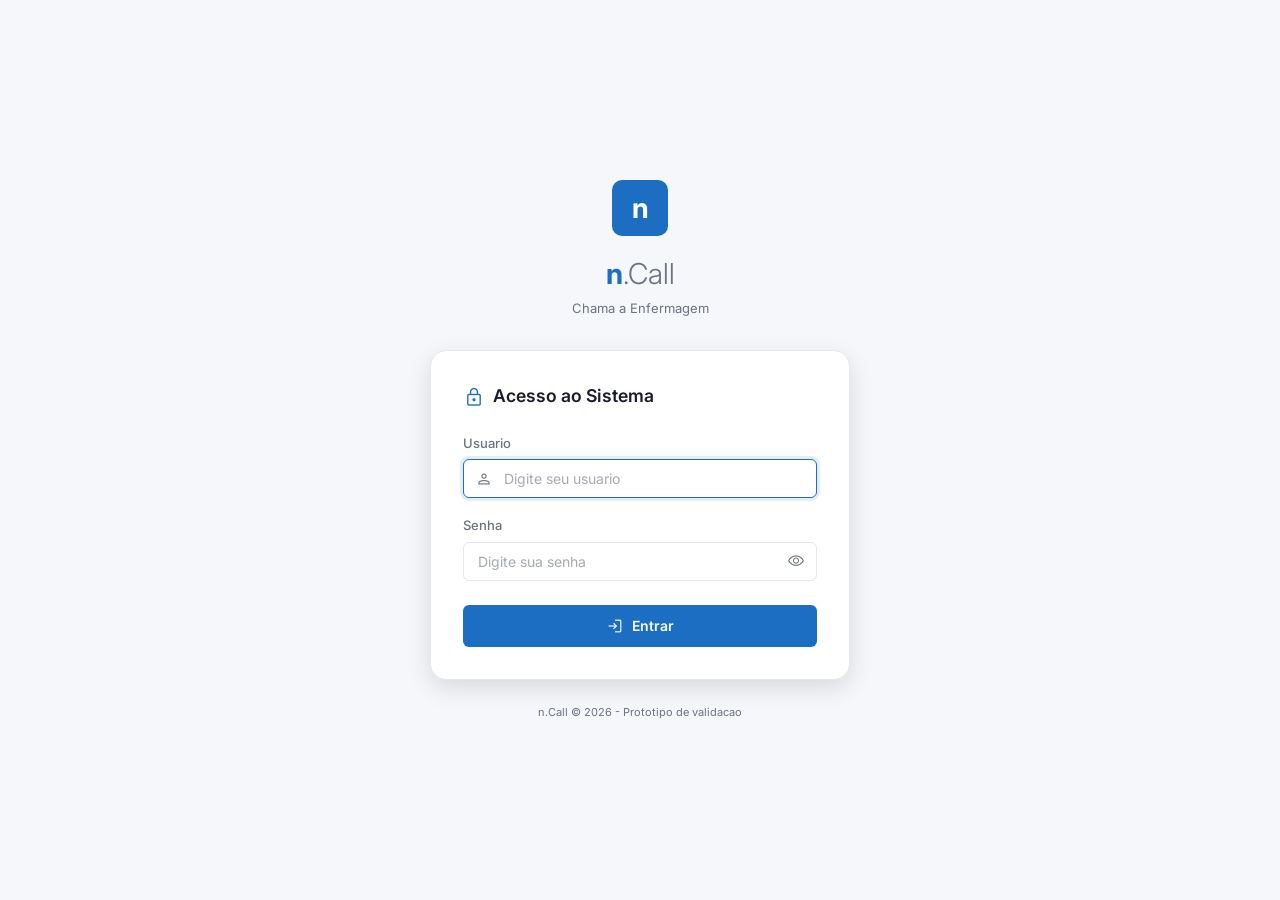
<file: index.html>
<!DOCTYPE html>
<html lang="pt-BR">
<head>
    <meta charset="UTF-8">
    <meta name="viewport" content="width=device-width, initial-scale=1.0">
    <title>n.Call - Login</title>
    <link rel="manifest" href="./manifest.webmanifest">
    <meta name="theme-color" content="#1B6EC2">
    <meta name="mobile-web-app-capable" content="yes">
    <meta name="apple-mobile-web-app-capable" content="yes">
    <meta name="apple-mobile-web-app-status-bar-style" content="default">
    <link rel="apple-touch-icon" href="./icons/apple-touch-icon.png">
    <link href="https://fonts.googleapis.com/css2?family=Inter:wght@300;400;500;600;700&display=swap" rel="stylesheet">
    <link href="https://fonts.googleapis.com/css2?family=Material+Symbols+Outlined:opsz,wght,FILL,GRAD@20..48,100..700,0..1,-50..200&display=swap" rel="stylesheet">
    <link rel="stylesheet" href="styles.css">
    <style>
        body {
            min-height: 100vh;
            display: flex;
            align-items: center;
            justify-content: center;
            padding: 20px;
        }

        .login-container { width: 100%; max-width: 420px; }
        .login-brand { text-align: center; margin-bottom: 32px; }

        .login-logo {
            width: 56px;
            height: 56px;
            background: var(--primary);
            border-radius: var(--radius-md);
            display: inline-flex;
            align-items: center;
            justify-content: center;
            margin-bottom: 16px;
        }

        .login-logo span { color: white; font-weight: 700; font-size: 28px; }
        .login-brand h1 { font-size: 1.8rem; font-weight: 700; color: var(--primary); }
        .login-brand h1 em { font-weight: 300; font-style: normal; color: var(--text-secondary); }
        .login-brand p { font-size: 13px; color: var(--text-secondary); margin-top: 4px; }

        .login-card {
            background: var(--surface);
            border: 1px solid var(--border);
            border-radius: var(--radius-lg);
            box-shadow: var(--shadow-lg);
            padding: 32px;
        }

        .login-card h2 {
            font-size: 1.1rem;
            font-weight: 600;
            margin-bottom: 24px;
            display: flex;
            align-items: center;
            gap: 8px;
        }

        .login-card h2 .material-symbols-outlined { font-size: 22px; color: var(--primary); }

        .form-input-wrap { position: relative; }

        .form-input-wrap > .material-symbols-outlined:first-child {
            position: absolute;
            left: 12px;
            top: 50%;
            transform: translateY(-50%);
            font-size: 18px;
            color: var(--text-secondary);
            pointer-events: none;
        }

        .login-card .form-input { padding-left: 40px; }

        .form-input.error {
            border-color: var(--emergency);
            box-shadow: 0 0 0 3px rgba(220, 38, 38, 0.1);
        }

        .toggle-pw {
            position: absolute;
            right: 10px;
            top: 50%;
            transform: translateY(-50%);
            background: none;
            border: none;
            cursor: pointer;
            color: var(--text-secondary);
            padding: 2px;
            display: flex;
        }

        .toggle-pw:hover { color: var(--primary); }
        input::-ms-reveal, input::-ms-clear { display: none; }
        input::-webkit-credentials-auto-fill-button { display: none; }

        .error-msg {
            display: none;
            align-items: center;
            gap: 6px;
            font-size: 12px;
            color: var(--emergency);
            margin-top: 12px;
            padding: 8px 12px;
            background: var(--emergency-bg);
            border-radius: var(--radius-sm);
        }

        .error-msg.visible { display: flex; }
        .error-msg .material-symbols-outlined { font-size: 16px; }

        .btn-login {
            width: 100%;
            font-family: var(--font-family);
            font-size: 14px;
            font-weight: 600;
            padding: 12px;
            border: none;
            border-radius: var(--radius-sm);
            background: var(--primary);
            color: white;
            cursor: pointer;
            transition: all 0.2s;
            display: flex;
            align-items: center;
            justify-content: center;
            gap: 8px;
            margin-top: 24px;
        }

        .btn-login:hover { background: var(--primary-dark); box-shadow: var(--shadow-md); }
        .btn-login:active { transform: scale(0.98); }
        .btn-login .material-symbols-outlined { font-size: 18px; }

        .login-footer {
            text-align: center;
            margin-top: 24px;
            font-size: 11px;
            color: var(--text-secondary);
        }

        .shake { animation: shake 0.4s; }
    </style>
</head>
<body>
    <div class="login-container">
        <div class="login-brand">
            <div class="login-logo"><span>n</span></div>
            <h1>n<em>.Call</em></h1>
            <p>Chama a Enfermagem</p>
        </div>

        <div class="login-card" id="login-card">
            <h2>
                <span class="material-symbols-outlined">lock</span>
                Acesso ao Sistema
            </h2>

            <form onsubmit="return handleLogin(event)">
                <div class="form-group">
                    <label class="form-label">Usuario</label>
                    <div class="form-input-wrap">
                        <span class="material-symbols-outlined">person</span>
                        <input type="text" class="form-input" id="username" placeholder="Digite seu usuario" autocomplete="off" autofocus>
                    </div>
                </div>

                <div class="form-group">
                    <label class="form-label">Senha</label>
                    <div class="form-input-wrap">
                        <input type="password" class="form-input" id="password" placeholder="Digite sua senha" style="padding-left:14px; padding-right:42px;">
                        <button type="button" class="toggle-pw" onclick="togglePw()">
                            <span class="material-symbols-outlined" id="pw-icon" style="font-size:18px;">visibility</span>
                        </button>
                    </div>
                </div>

                <div class="error-msg" id="error-msg">
                    <span class="material-symbols-outlined">error</span>
                    Usuario ou senha incorretos.
                </div>

                <button type="submit" class="btn-login">
                    <span class="material-symbols-outlined">login</span>
                    Entrar
                </button>
            </form>
        </div>

        <div class="login-footer">
            n.Call &copy; 2026 - Prototipo de validacao
        </div>
    </div>

    <script>
        (function restorePersistentAuth() {
            if (localStorage.getItem('ncall_auth_persist') === 'true' && sessionStorage.getItem('ncall_auth') !== 'true') {
                sessionStorage.setItem('ncall_auth', 'true');
                sessionStorage.setItem('ncall_user', localStorage.getItem('ncall_user') || 'Enfermeira');
            }
        })();

        (function restoreTheme() {
            var saved = localStorage.getItem('ncall_theme');
            if (saved) {
                document.documentElement.setAttribute('data-theme', saved);
            }
        })();

        function handleLogin(event) {
            event.preventDefault();

            var user = document.getElementById('username').value.trim().toLowerCase();
            var pass = document.getElementById('password').value;
            var errorEl = document.getElementById('error-msg');
            var cardEl = document.getElementById('login-card');

            if (user === 'enfermeira' && pass === 'enfermeira@2026!!') {
                sessionStorage.setItem('ncall_auth', 'true');
                sessionStorage.setItem('ncall_user', 'Enfermeira');
                localStorage.setItem('ncall_auth_persist', 'true');
                localStorage.setItem('ncall_user', 'Enfermeira');
                window.location.href = 'app.html';
                return false;
            }

            errorEl.classList.add('visible');
            cardEl.classList.add('shake');
            document.getElementById('username').classList.add('error');
            document.getElementById('password').classList.add('error');

            setTimeout(function() {
                cardEl.classList.remove('shake');
            }, 400);

            setTimeout(function() {
                document.getElementById('username').classList.remove('error');
                document.getElementById('password').classList.remove('error');
            }, 2000);

            return false;
        }

        function togglePw() {
            var pw = document.getElementById('password');
            var icon = document.getElementById('pw-icon');

            if (pw.type === 'password') {
                pw.type = 'text';
                icon.textContent = 'visibility_off';
            } else {
                pw.type = 'password';
                icon.textContent = 'visibility';
            }
        }

        function registerPwaShell() {
            if (!('serviceWorker' in navigator) || (!window.isSecureContext && location.hostname !== 'localhost')) {
                return;
            }

            navigator.serviceWorker.register('./sw.js').catch(function() {
                // Ignorado no prototipo quando o arquivo e aberto fora de HTTPS/localhost.
            });
        }

        registerPwaShell();

        if (sessionStorage.getItem('ncall_auth') === 'true') {
            window.location.href = 'app.html';
        }
    </script>
</body>
</html>
</file>
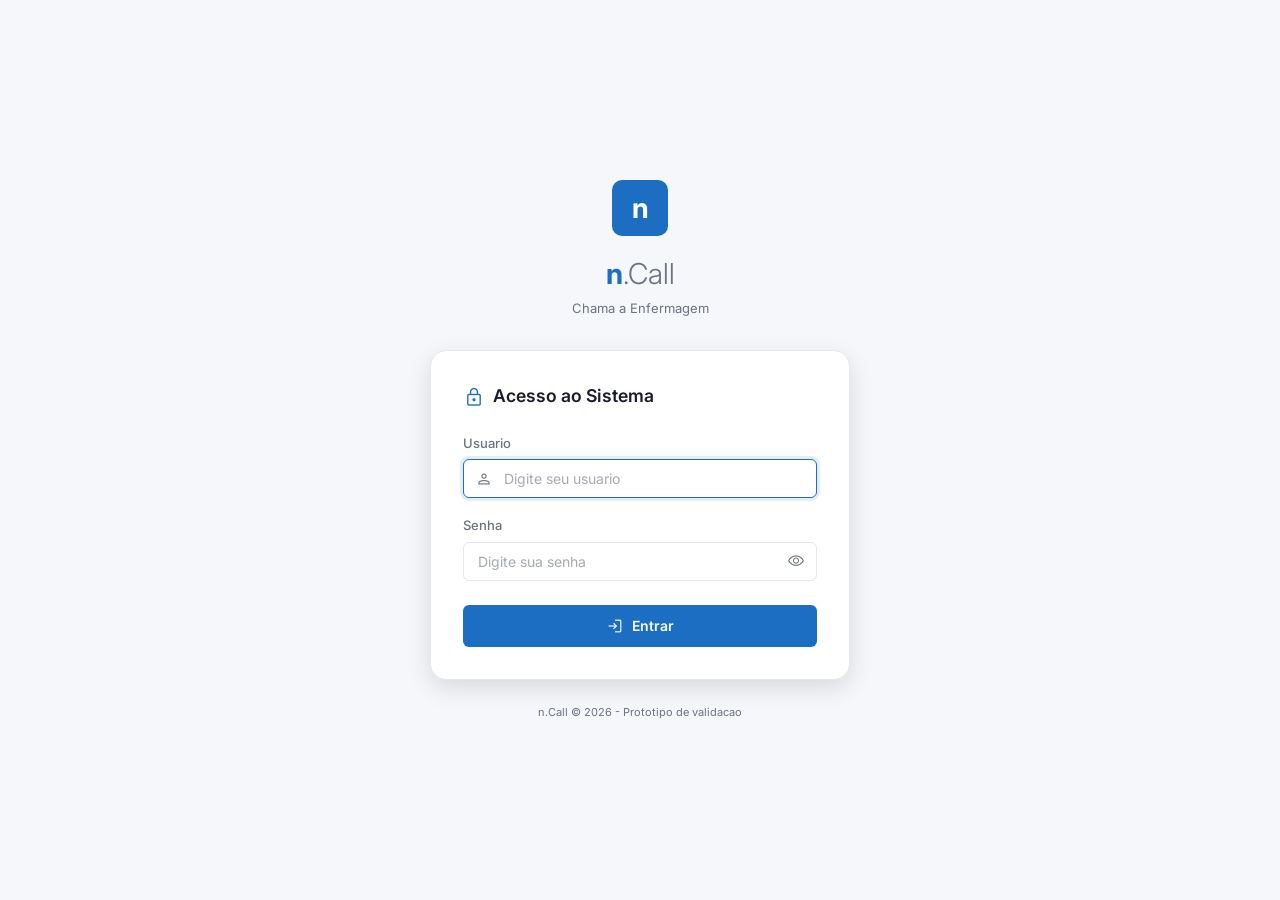
<file: app.html>
<!DOCTYPE html>
<html lang="pt-BR">
<head>
    <meta charset="UTF-8">
    <meta name="viewport" content="width=device-width, initial-scale=1.0">
    <title>n.Call - Prototype</title>
    <link rel="manifest" href="./manifest.webmanifest">
    <meta name="theme-color" content="#1B6EC2">
    <meta name="mobile-web-app-capable" content="yes">
    <meta name="apple-mobile-web-app-capable" content="yes">
    <meta name="apple-mobile-web-app-status-bar-style" content="default">
    <link rel="apple-touch-icon" href="./icons/apple-touch-icon.png">
    <link href="https://fonts.googleapis.com/css2?family=Inter:wght@300;400;500;600;700&display=swap" rel="stylesheet">
    <link href="https://fonts.googleapis.com/css2?family=Material+Symbols+Outlined:opsz,wght,FILL,GRAD@20..48,100..700,0..1,-50..200&display=swap" rel="stylesheet">
    <link rel="stylesheet" href="styles.css">
</head>
<body>

    <!-- ==================== SIDEBAR ==================== -->
    <aside class="sidebar" id="sidebar">
        <div class="sidebar-brand">
            <div class="logo"><span>n</span></div>
            <div class="brand-text">
                <div class="brand-name">n<em>.Call</em></div>
                <div class="brand-sub">Hospital Modelo</div>
            </div>
        </div>
        <nav class="sidebar-nav">
            <div class="nav-section">Atendimento</div>
            <a class="nav-item active has-badge" onclick="showPage('triagem', this)">
                <span class="material-symbols-outlined">e911_avatar</span>
                <span class="nav-label">Triagem</span>
                <span class="nav-badge" id="nav-badge-triagem">3</span>
                <span class="nav-tooltip">Triagem</span>
            </a>
            <a class="nav-item has-badge" onclick="showPage('assistencia', this)">
                <span class="material-symbols-outlined">home_health</span>
                <span class="nav-label">Assistência</span>
                <span class="nav-badge" id="nav-badge-assistencia">5</span>
                <span class="nav-tooltip">Assistência</span>
            </a>
            <a class="nav-item" onclick="showPage('registro', this)">
                <span class="material-symbols-outlined">history</span>
                <span class="nav-label">Registro</span>
                <span class="nav-tooltip">Registro</span>
            </a>
            <div class="nav-section">Pessoas</div>
            <a class="nav-item" onclick="showPage('pacientes', this)">
                <span class="material-symbols-outlined">patient_list</span>
                <span class="nav-label">Pacientes</span>
                <span class="nav-tooltip">Pacientes</span>
            </a>
            <a class="nav-item" onclick="showPage('enfermeiros', this)">
                <span class="material-symbols-outlined">stethoscope</span>
                <span class="nav-label">Enfermeiros</span>
                <span class="nav-tooltip">Enfermeiros</span>
            </a>
            <a class="nav-item" onclick="showPage('escalas', this)">
                <span class="material-symbols-outlined">calendar_month</span>
                <span class="nav-label">Escalas</span>
                <span class="nav-tooltip">Escalas</span>
            </a>
            <div class="nav-section">Configuração</div>
            <a class="nav-item" onclick="showPage('procedimentos', this)">
                <span class="material-symbols-outlined">medical_information</span>
                <span class="nav-label">Tipos de Atendimento</span>
                <span class="nav-tooltip">Tipos de Atendimento</span>
            </a>
            <a class="nav-item" onclick="showPage('unidades', this)">
                <span class="material-symbols-outlined">domain</span>
                <span class="nav-label">Unidades</span>
                <span class="nav-tooltip">Unidades</span>
            </a>
            <a class="nav-item" onclick="showPage('quartos', this)">
                <span class="material-symbols-outlined">bed</span>
                <span class="nav-label">Quartos / Leitos</span>
                <span class="nav-tooltip">Quartos / Leitos</span>
            </a>
            <a class="nav-item" onclick="showPage('parametros', this)">
                <span class="material-symbols-outlined">settings</span>
                <span class="nav-label">Parâmetros</span>
                <span class="nav-tooltip">Parâmetros</span>
            </a>
            <div class="nav-section" style="opacity:0.5;font-size:10px;">Dev / Temp</div>
            <a class="nav-item" href="design-tokens-preview.html" style="opacity:0.7;">
                <span class="material-symbols-outlined">design_services</span>
                <span class="nav-label">Componentes</span>
                <span class="nav-tooltip">Componentes</span>
            </a>
        </nav>
        <div class="sidebar-footer">
            <div class="user-avatar">FS</div>
            <div class="user-info">
                <div class="user-name">Enfermeira</div>
                <div class="user-role">Fernando S.</div>
            </div>
            <button class="theme-btn" onclick="toggleTheme(event)" title="Alternar tema">
                <span class="material-symbols-outlined" id="theme-icon" style="font-size:20px;">dark_mode</span>
            </button>
            <button class="theme-btn" onclick="logout()" title="Sair" style="margin-left:0;">
                <span class="material-symbols-outlined" style="font-size:20px;">logout</span>
            </button>
        </div>
    </aside>

    <!-- BACKDROP -->
    <div class="backdrop" id="backdrop" onclick="closeSidebar()"></div>

    <!-- HEADER MOBILE -->
    <header class="header" id="header">
        <button class="header-hamburger" onclick="toggleSidebar()">
            <span class="material-symbols-outlined">menu</span>
        </button>
        <div class="header-title" id="header-title">Triagem</div>
        <div class="header-avatar">FS</div>
    </header>

    <!-- ==================== MAIN ==================== -->
    <main class="main">
        <div class="main-inner">

            <!-- KIOSK HEADER (visible only in kiosk mode) -->
            <div class="kiosk-header">
                <div class="kiosk-brand">
                    <div class="logo"><span>n</span></div>
                    <div>
                        <h2>n<em>.Call</em></h2>
                        <div class="unit-name">ALA A · 2º Andar · Hospital Modelo</div>
                    </div>
                </div>
                <div class="kiosk-right">
                    <span class="kiosk-clock" id="kiosk-clock">14:32</span>
                    <button class="kiosk-theme-btn" onclick="toggleTheme(event)">
                        <span class="material-symbols-outlined" id="kiosk-theme-icon" style="font-size:20px;">dark_mode</span>
                    </button>
                    <button class="kiosk-exit" onclick="toggleKiosk()">
                        <span class="material-symbols-outlined">fullscreen_exit</span> Sair do Kiosk
                    </button>
                </div>
            </div>

            <!-- ==================== PAGE: TRIAGEM ==================== -->
            <div class="page active" id="page-triagem">
                <div class="page-header">
                    <div>
                        <h1 class="page-title">Triagem</h1>
                        <p class="page-subtitle">Chamadas aguardando atendimento</p>
                    </div>
                    <div class="page-actions">
                        <button class="icon-btn pwa-entry-btn" id="btn-pwa-panel" data-tooltip="Instalacao e alertas" aria-label="Instalacao e alertas" onclick="openInstallModal()">
                            <span class="material-symbols-outlined">smartphone</span>
                        </button>
                    </div>
                </div>

                <div class="card-list" id="triage-call-list">
                    <div class="assist-card" onclick="openTriageCall('Maria Santos', 'Q.205 · L.3 · ALA A')">
                        <div class="card-body">
                            <h4>Maria Santos</h4>
                            <div class="card-details">
                                <span><span class="material-symbols-outlined">bed</span> Q.205 · L.3 · ALA A</span>
                            </div>
                        </div>
                        <div class="card-right">
                            <span class="status-pill status-active"><span class="dot"></span>Chamando...</span>
                            <span class="card-time">há 2 min</span>
                        </div>
                    </div>

                    <div class="assist-card" onclick="openTriageCall('João Pereira', 'Q.103 · L.2 · ALA A')">
                        <div class="card-body">
                            <h4>João Pereira</h4>
                            <div class="card-details">
                                <span><span class="material-symbols-outlined">bed</span> Q.103 · L.2 · ALA A</span>
                            </div>
                        </div>
                        <div class="card-right">
                            <span class="status-pill status-active"><span class="dot"></span>Chamando...</span>
                            <span class="card-time">há 5 min</span>
                        </div>
                    </div>

                    <div class="assist-card" onclick="openTriageCall('Ana Oliveira', 'Q.310 · L.2 · ALA B')">
                        <div class="card-body">
                            <h4>Ana Oliveira</h4>
                            <div class="card-details">
                                <span><span class="material-symbols-outlined">bed</span> Q.310 · L.2 · ALA B</span>
                            </div>
                        </div>
                        <div class="card-right">
                            <span class="status-pill status-active"><span class="dot"></span>Chamando...</span>
                            <span class="card-time">há 8 min</span>
                        </div>
                    </div>

                    <div class="assist-card" onclick="openTriageCall('Carlos Mendes', 'Q.208 · L.1 · ALA A')">
                        <div class="card-body">
                            <h4>Carlos Mendes</h4>
                            <div class="card-details">
                                <span><span class="material-symbols-outlined">bed</span> Q.208 · L.1 · ALA A</span>
                            </div>
                        </div>
                        <div class="card-right">
                            <span class="status-pill status-active"><span class="dot"></span>Chamando...</span>
                            <span class="card-time">há 12 min</span>
                        </div>
                    </div>
                </div>
            </div>

            <!-- ==================== PAGE: ASSISTÊNCIA ==================== -->
            <div class="page" id="page-assistencia">

                <!-- NORMAL CONTENT -->
                <div class="normal-content">
                    <div class="page-header">
                        <div>
                            <h1 class="page-title">Assistência</h1>
                            <p class="page-subtitle">Acompanhe chamadas aguardando e em atendimento</p>
                        </div>
                        <div style="display:flex; align-items:center; gap:16px;">
                            <div class="kiosk-toggle">
                                <span class="material-symbols-outlined" style="font-size:18px;">tv</span>
                                Modo Kiosk
                                <button class="kiosk-switch" id="kiosk-switch" onclick="toggleKiosk()"></button>
                            </div>
                        </div>
                    </div>

                    <div class="toolbar">
                        <div class="toolbar-group">
                            <button class="icon-btn" data-tooltip="Filtros"><span class="material-symbols-outlined">filter_list</span></button>
                            <button class="icon-btn" data-tooltip="Limpar filtros"><span class="material-symbols-outlined">filter_list_off</span></button>
                            <div class="toolbar-divider"></div>
                            <button class="icon-btn" data-tooltip="Atualizar"><span class="material-symbols-outlined">refresh</span></button>
                        </div>
                        <div class="toolbar-group">
                            <button class="icon-btn" data-tooltip="Exportar"><span class="material-symbols-outlined">download</span></button>
                        </div>
                    </div>

                    <!-- Tabs -->
                    <div class="tabs">
                        <button class="tab active" onclick="switchTab('aguardando', this)">
                            <span class="material-symbols-outlined">schedule</span>
                            Aguardando
                            <span class="tab-badge" id="badge-aguardando">3</span>
                        </button>
                        <button class="tab" onclick="switchTab('atendimento', this)">
                            <span class="material-symbols-outlined">clinical_notes</span>
                            Em Atendimento
                            <span class="tab-badge" id="badge-atendimento">2</span>
                        </button>
                    </div>

                    <!-- Tab: Aguardando -->
                    <div class="tab-content active" id="tab-aguardando">
                        <div class="card-list" id="list-aguardando">
                            <!-- Card 1: Maria Santos — Emergency -->
                            <div class="assist-card" id="card-aguard-maria" onclick="handleCardClick('Maria Santos', 'Q.205 · L.3 · ALA A', 'start')">
                                <div class="priority-bar" style="background: var(--emergency);"></div>
                                <div class="card-body">
                                    <h4>Maria Santos</h4>
                                    <div class="card-details">
                                        <span><span class="material-symbols-outlined">bed</span> Q.205 · L.3 · ALA A</span>
                                        <span><span class="material-symbols-outlined">medical_information</span> Dor intensa no peito</span>
                                        <span class="triagista-tag">Triagem: Fernando S.</span>
                                    </div>
                                    <div class="sla-timer sla-warning">
                                        <span class="material-symbols-outlined">timer</span>
                                        <span class="sla-label">SLA</span>
                                        <div class="sla-bar-track"><div class="sla-bar-fill" style="width:50%"></div></div>
                                        <span class="sla-time">05:00 restante</span>
                                    </div>
                                </div>
                                <div class="card-right">
                                    <span class="status-pill status-emergency"><span class="dot"></span>Emergência</span>
                                    <span class="card-time">há 5 min</span>
                                </div>
                            </div>

                            <!-- Card 2: João Pereira — Urgent -->
                            <div class="assist-card" id="card-aguard-joao" onclick="handleCardClick('João Pereira', 'Q.103 · L.2 · ALA A', 'start')">
                                <div class="priority-bar" style="background: var(--urgent);"></div>
                                <div class="card-body">
                                    <h4>João Pereira</h4>
                                    <div class="card-details">
                                        <span><span class="material-symbols-outlined">bed</span> Q.103 · L.2 · ALA A</span>
                                        <span><span class="material-symbols-outlined">medical_information</span> Verificar sinais vitais</span>
                                        <span class="triagista-tag">Triagem: Ana L.</span>
                                    </div>
                                    <div class="sla-timer sla-ok">
                                        <span class="material-symbols-outlined">timer</span>
                                        <span class="sla-label">SLA</span>
                                        <div class="sla-bar-track"><div class="sla-bar-fill" style="width:40%"></div></div>
                                        <span class="sla-time">12:00 restante</span>
                                    </div>
                                </div>
                                <div class="card-right">
                                    <span class="status-pill status-urgent"><span class="dot"></span>Urgência</span>
                                    <span class="card-time">há 8 min</span>
                                </div>
                            </div>

                            <!-- Card 3: Ana Oliveira — Moderate / SLA exceeded -->
                            <div class="assist-card" id="card-aguard-ana" onclick="handleCardClick('Ana Oliveira', 'Q.310 · L.2 · ALA B', 'start')">
                                <div class="priority-bar" style="background: var(--moderate);"></div>
                                <div class="card-body">
                                    <h4>Ana Oliveira</h4>
                                    <div class="card-details">
                                        <span><span class="material-symbols-outlined">bed</span> Q.310 · L.2 · ALA B</span>
                                        <span><span class="material-symbols-outlined">medical_information</span> Solicita medicação</span>
                                        <span class="triagista-tag">Triagem: Fernando S.</span>
                                    </div>
                                    <div class="sla-timer sla-exceeded">
                                        <span class="material-symbols-outlined">warning</span>
                                        <span class="sla-label">SLA</span>
                                        <div class="sla-bar-track"><div class="sla-bar-fill" style="width:100%"></div></div>
                                        <span class="sla-time">-05:00 excedido</span>
                                    </div>
                                </div>
                                <div class="card-right">
                                    <span class="status-pill status-moderate"><span class="dot"></span>Tolerável</span>
                                    <span class="card-time">há 35 min</span>
                                </div>
                            </div>
                        </div>
                    </div>

                    <!-- Tab: Em Atendimento -->
                    <div class="tab-content" id="tab-atendimento">
                        <div class="card-list" id="list-atendimento">
                            <!-- Card: Eduardo Silva -->
                            <div class="assist-card" id="card-atend-eduardo" onclick="handleCardClick('Eduardo Silva', 'Q.101 · L.1 · ALA A', 'finish')">
                                <div class="priority-bar" style="background: var(--calling);"></div>
                                <div class="card-body">
                                    <h4>Eduardo Silva</h4>
                                    <div class="card-details">
                                        <span><span class="material-symbols-outlined">bed</span> Q.101 · L.1 · ALA A</span>
                                        <span><span class="material-symbols-outlined">medical_information</span> Troca de soro</span>
                                        <span class="attendant-tag">Ana L.</span>
                                    </div>
                                </div>
                                <div class="card-right">
                                    <span class="status-pill status-active"><span class="dot"></span>Em atendimento</span>
                                    <span class="card-time">08:32</span>
                                </div>
                            </div>

                            <!-- Card: Carlos Mendes -->
                            <div class="assist-card" id="card-atend-carlos" onclick="handleCardClick('Carlos Mendes', 'Q.208 · L.1 · ALA A', 'finish')">
                                <div class="priority-bar" style="background: var(--calling);"></div>
                                <div class="card-body">
                                    <h4>Carlos Mendes</h4>
                                    <div class="card-details">
                                        <span><span class="material-symbols-outlined">bed</span> Q.208 · L.1 · ALA A</span>
                                        <span><span class="material-symbols-outlined">medical_information</span> Verificar sinais vitais</span>
                                        <span class="attendant-tag">Fernando S.</span>
                                    </div>
                                </div>
                                <div class="card-right">
                                    <span class="status-pill status-active"><span class="dot"></span>Em atendimento</span>
                                    <span class="card-time">22:15</span>
                                </div>
                            </div>
                        </div>
                    </div>
                </div>

                <!-- KIOSK CONTENT -->
                <div class="kiosk-content">
                    <div class="kiosk-main">
                        <div class="kiosk-section-title">
                            <span class="material-symbols-outlined">schedule</span>
                            Aguardando Assistência
                            <span class="count-badge" id="kiosk-badge-aguardando">3</span>
                        </div>
                        <div class="kiosk-card-list" id="kiosk-list-aguardando">
                            <div class="kiosk-card" onclick="handleCardClick('Maria Santos', 'Q.205 · L.3 · ALA A', 'start')">
                                <div class="priority-bar" style="background: var(--emergency);"></div>
                                <div class="card-body">
                                    <h4>Maria Santos</h4>
                                    <div class="card-details">
                                        <span><span class="material-symbols-outlined">bed</span> Q.205 · L.3 · ALA A</span>
                                        <span><span class="material-symbols-outlined">medical_information</span> Dor intensa no peito</span>
                                    </div>
                                    <div class="sla-timer sla-warning">
                                        <span class="material-symbols-outlined">timer</span>
                                        <span class="sla-label">SLA</span>
                                        <div class="sla-bar-track"><div class="sla-bar-fill" style="width:50%"></div></div>
                                        <span class="sla-time">05:00 restante</span>
                                    </div>
                                </div>
                                <div class="card-right">
                                    <span class="status-pill status-emergency"><span class="dot"></span>Emergência</span>
                                </div>
                            </div>

                            <div class="kiosk-card" onclick="handleCardClick('João Pereira', 'Q.103 · L.2 · ALA A', 'start')">
                                <div class="priority-bar" style="background: var(--urgent);"></div>
                                <div class="card-body">
                                    <h4>João Pereira</h4>
                                    <div class="card-details">
                                        <span><span class="material-symbols-outlined">bed</span> Q.103 · L.2 · ALA A</span>
                                        <span><span class="material-symbols-outlined">medical_information</span> Verificar sinais vitais</span>
                                    </div>
                                    <div class="sla-timer sla-ok">
                                        <span class="material-symbols-outlined">timer</span>
                                        <span class="sla-label">SLA</span>
                                        <div class="sla-bar-track"><div class="sla-bar-fill" style="width:40%"></div></div>
                                        <span class="sla-time">12:00 restante</span>
                                    </div>
                                </div>
                                <div class="card-right">
                                    <span class="status-pill status-urgent"><span class="dot"></span>Urgência</span>
                                </div>
                            </div>

                            <div class="kiosk-card" onclick="handleCardClick('Ana Oliveira', 'Q.310 · L.2 · ALA B', 'start')">
                                <div class="priority-bar" style="background: var(--moderate);"></div>
                                <div class="card-body">
                                    <h4>Ana Oliveira</h4>
                                    <div class="card-details">
                                        <span><span class="material-symbols-outlined">bed</span> Q.310 · L.2 · ALA B</span>
                                        <span><span class="material-symbols-outlined">medical_information</span> Solicita medicação</span>
                                    </div>
                                    <div class="sla-timer sla-exceeded">
                                        <span class="material-symbols-outlined">warning</span>
                                        <span class="sla-label">SLA</span>
                                        <div class="sla-bar-track"><div class="sla-bar-fill" style="width:100%"></div></div>
                                        <span class="sla-time">-05:00 excedido</span>
                                    </div>
                                </div>
                                <div class="card-right">
                                    <span class="status-pill status-moderate"><span class="dot"></span>Tolerável</span>
                                </div>
                            </div>
                        </div>
                    </div>

                    <div class="kiosk-sidebar">
                        <div class="kiosk-sidebar-header">
                            <span class="material-symbols-outlined">clinical_notes</span>
                            Em Atendimento
                            <span class="count-badge" id="kiosk-badge-atendimento">2</span>
                        </div>
                        <div class="kiosk-sidebar-list" id="kiosk-list-atendimento">
                            <div class="kiosk-mini-card" onclick="handleCardClick('Eduardo Silva', 'Q.101 · L.1 · ALA A', 'finish')">
                                <h5>Eduardo Silva</h5>
                                <div class="mini-details">
                                    <span><span class="material-symbols-outlined">bed</span> Q.101 · L.1</span>
                                    <span><span class="material-symbols-outlined">medical_information</span> Troca de soro</span>
                                </div>
                                <div class="mini-footer">
                                    <span class="attendant-tag">Ana L.</span>
                                    <span class="mini-time">08:32</span>
                                </div>
                            </div>

                            <div class="kiosk-mini-card" onclick="handleCardClick('Carlos Mendes', 'Q.208 · L.1 · ALA A', 'finish')">
                                <h5>Carlos Mendes</h5>
                                <div class="mini-details">
                                    <span><span class="material-symbols-outlined">bed</span> Q.208 · L.1</span>
                                    <span><span class="material-symbols-outlined">medical_information</span> Verificar sinais vitais</span>
                                </div>
                                <div class="mini-footer">
                                    <span class="attendant-tag">Fernando S.</span>
                                    <span class="mini-time">22:15</span>
                                </div>
                            </div>
                        </div>
                    </div>
                </div>
            </div>

            <!-- ==================== PAGE: REGISTRO ==================== -->
            <div class="page" id="page-registro">
                <div class="page-header">
                    <div>
                        <h1 class="page-title">Registro de Atendimentos</h1>
                        <p class="page-subtitle">Histórico completo de atendimentos realizados</p>
                    </div>
                </div>

                <div class="toolbar">
                    <div class="toolbar-group">
                        <button class="icon-btn" data-tooltip="Filtros"><span class="material-symbols-outlined">filter_list</span></button>
                        <button class="icon-btn" data-tooltip="Limpar filtros"><span class="material-symbols-outlined">filter_list_off</span></button>
                    </div>
                    <div class="toolbar-group">
                        <button class="icon-btn" data-tooltip="Exportar"><span class="material-symbols-outlined">download</span></button>
                    </div>
                </div>

                <div class="table-container">
                    <div class="table-responsive">
                        <table>
                            <thead>
                                <tr>
                                    <th>Data/Hora</th>
                                    <th>Paciente</th>
                                    <th>Quarto</th>
                                    <th>Procedimento</th>
                                    <th class="hide-mobile">Triagista</th>
                                    <th>Atendente</th>
                                    <th class="hide-mobile">Tempo SLA</th>
                                    <th class="hide-mobile">Tempo Atend.</th>
                                    <th>Status</th>
                                </tr>
                            </thead>
                            <tbody>
                                <tr>
                                    <td>22/03/2026 08:15</td>
                                    <td>Roberto Lima</td>
                                    <td>Q.102</td>
                                    <td>Verificar sinais vitais</td>
                                    <td class="hide-mobile">Fernando S.</td>
                                    <td>Ana L.</td>
                                    <td class="hide-mobile">20 min</td>
                                    <td class="hide-mobile">12 min</td>
                                    <td><span class="status-pill status-routine"><span class="dot"></span>Concluído</span></td>
                                </tr>
                                <tr>
                                    <td>22/03/2026 07:42</td>
                                    <td>Lucia Ferreira</td>
                                    <td>Q.205</td>
                                    <td>Administrar medicação</td>
                                    <td class="hide-mobile">Ana L.</td>
                                    <td>Fernando S.</td>
                                    <td class="hide-mobile">45 min</td>
                                    <td class="hide-mobile">18 min</td>
                                    <td><span class="status-pill status-routine"><span class="dot"></span>Concluído</span></td>
                                </tr>
                                <tr>
                                    <td>22/03/2026 07:10</td>
                                    <td>Pedro Souza</td>
                                    <td>Q.310</td>
                                    <td>Troca de soro</td>
                                    <td class="hide-mobile">Fernando S.</td>
                                    <td>Ana L.</td>
                                    <td class="hide-mobile">20 min</td>
                                    <td class="hide-mobile">08 min</td>
                                    <td><span class="status-pill status-routine"><span class="dot"></span>Concluído</span></td>
                                </tr>
                                <tr>
                                    <td>21/03/2026 22:30</td>
                                    <td>Fernanda Costa</td>
                                    <td>Q.103</td>
                                    <td>Atendimento emergencial</td>
                                    <td class="hide-mobile">Ana L.</td>
                                    <td>Fernando S.</td>
                                    <td class="hide-mobile">10 min</td>
                                    <td class="hide-mobile">06 min</td>
                                    <td><span class="status-pill status-routine"><span class="dot"></span>Concluído</span></td>
                                </tr>
                                <tr>
                                    <td>21/03/2026 21:45</td>
                                    <td>Marcos Silva</td>
                                    <td>Q.208</td>
                                    <td>Curativo</td>
                                    <td class="hide-mobile">Fernando S.</td>
                                    <td>Ana L.</td>
                                    <td class="hide-mobile">60 min</td>
                                    <td class="hide-mobile">25 min</td>
                                    <td><span class="status-pill status-routine"><span class="dot"></span>Concluído</span></td>
                                </tr>
                            </tbody>
                        </table>
                    </div>
                    <div class="pagination">
                        <span>1 a 5 de 5 registros</span>
                        <div class="pagination-btns">
                            <button class="page-btn active">1</button>
                        </div>
                    </div>
                </div>
            </div>

            <!-- ==================== PAGE: PACIENTES ==================== -->
            <div class="page" id="page-pacientes">
                <div class="page-header">
                    <div>
                        <h1 class="page-title">Pacientes</h1>
                        <p class="page-subtitle">Gestão de pacientes internados</p>
                    </div>
                </div>

                <div class="toolbar">
                    <div class="toolbar-group">
                        <button class="btn btn-primary"><span class="material-symbols-outlined">add</span> Cadastrar</button>
                        <div class="toolbar-divider"></div>
                        <button class="icon-btn" data-tooltip="Filtros"><span class="material-symbols-outlined">filter_list</span></button>
                        <button class="icon-btn" data-tooltip="Limpar filtros"><span class="material-symbols-outlined">filter_list_off</span></button>
                    </div>
                    <div class="toolbar-group">
                        <button class="icon-btn" data-tooltip="Exportar"><span class="material-symbols-outlined">download</span></button>
                    </div>
                </div>

                <div class="table-container">
                    <div class="table-responsive">
                        <table>
                            <thead>
                                <tr>
                                    <th>ID</th>
                                    <th>Nome</th>
                                    <th>Quarto</th>
                                    <th>Leito</th>
                                    <th class="hide-mobile">Unidade</th>
                                    <th>Status</th>
                                    <th style="text-align:right;">Ações</th>
                                </tr>
                            </thead>
                            <tbody>
                                <tr>
                                    <td>1</td>
                                    <td>Maria Santos</td>
                                    <td>Q.205</td>
                                    <td>L.3</td>
                                    <td class="hide-mobile">ALA A</td>
                                    <td><span class="status-pill status-routine"><span class="dot"></span>Ativo</span></td>
                                    <td><div class="table-actions"><button class="icon-btn" data-tooltip="Editar"><span class="material-symbols-outlined">edit</span></button><button class="icon-btn danger" data-tooltip="Excluir"><span class="material-symbols-outlined">delete</span></button></div></td>
                                </tr>
                                <tr>
                                    <td>2</td>
                                    <td>João Pereira</td>
                                    <td>Q.103</td>
                                    <td>L.2</td>
                                    <td class="hide-mobile">ALA A</td>
                                    <td><span class="status-pill status-routine"><span class="dot"></span>Ativo</span></td>
                                    <td><div class="table-actions"><button class="icon-btn" data-tooltip="Editar"><span class="material-symbols-outlined">edit</span></button><button class="icon-btn danger" data-tooltip="Excluir"><span class="material-symbols-outlined">delete</span></button></div></td>
                                </tr>
                                <tr>
                                    <td>3</td>
                                    <td>Ana Oliveira</td>
                                    <td>Q.310</td>
                                    <td>L.2</td>
                                    <td class="hide-mobile">ALA B</td>
                                    <td><span class="status-pill status-routine"><span class="dot"></span>Ativo</span></td>
                                    <td><div class="table-actions"><button class="icon-btn" data-tooltip="Editar"><span class="material-symbols-outlined">edit</span></button><button class="icon-btn danger" data-tooltip="Excluir"><span class="material-symbols-outlined">delete</span></button></div></td>
                                </tr>
                                <tr>
                                    <td>4</td>
                                    <td>Eduardo Silva</td>
                                    <td>Q.101</td>
                                    <td>L.1</td>
                                    <td class="hide-mobile">ALA A</td>
                                    <td><span class="status-pill status-routine"><span class="dot"></span>Ativo</span></td>
                                    <td><div class="table-actions"><button class="icon-btn" data-tooltip="Editar"><span class="material-symbols-outlined">edit</span></button><button class="icon-btn danger" data-tooltip="Excluir"><span class="material-symbols-outlined">delete</span></button></div></td>
                                </tr>
                                <tr>
                                    <td>5</td>
                                    <td>Carlos Mendes</td>
                                    <td>Q.208</td>
                                    <td>L.1</td>
                                    <td class="hide-mobile">ALA A</td>
                                    <td><span class="status-pill status-routine"><span class="dot"></span>Ativo</span></td>
                                    <td><div class="table-actions"><button class="icon-btn" data-tooltip="Editar"><span class="material-symbols-outlined">edit</span></button><button class="icon-btn danger" data-tooltip="Excluir"><span class="material-symbols-outlined">delete</span></button></div></td>
                                </tr>
                            </tbody>
                        </table>
                    </div>
                    <div class="pagination">
                        <span>1 a 5 de 5 registros</span>
                        <div class="pagination-btns">
                            <button class="page-btn active">1</button>
                        </div>
                    </div>
                </div>
            </div>

            <!-- ==================== PAGE: ENFERMEIROS ==================== -->
            <div class="page" id="page-enfermeiros">
                <div class="page-header">
                    <div>
                        <h1 class="page-title">Enfermeiros</h1>
                        <p class="page-subtitle">Gestão da equipe de enfermagem</p>
                    </div>
                </div>

                <div class="toolbar">
                    <div class="toolbar-group">
                        <button class="btn btn-primary"><span class="material-symbols-outlined">add</span> Cadastrar</button>
                        <div class="toolbar-divider"></div>
                        <button class="icon-btn" data-tooltip="Filtros"><span class="material-symbols-outlined">filter_list</span></button>
                        <button class="icon-btn" data-tooltip="Limpar filtros"><span class="material-symbols-outlined">filter_list_off</span></button>
                    </div>
                    <div class="toolbar-group">
                        <button class="icon-btn" data-tooltip="Exportar"><span class="material-symbols-outlined">download</span></button>
                    </div>
                </div>

                <div class="table-container">
                    <div class="table-responsive">
                        <table>
                            <thead>
                                <tr>
                                    <th>ID</th>
                                    <th>Nome</th>
                                    <th>COREN</th>
                                    <th class="hide-mobile">Cargo</th>
                                    <th>Turno</th>
                                    <th>Status</th>
                                    <th style="text-align:right;">Ações</th>
                                </tr>
                            </thead>
                            <tbody>
                                <tr>
                                    <td>1</td>
                                    <td>Ana Luiza Costa</td>
                                    <td>COREN-SP 123456</td>
                                    <td class="hide-mobile">Enfermeira</td>
                                    <td>Diurno</td>
                                    <td><span class="status-pill status-routine"><span class="dot"></span>Ativo</span></td>
                                    <td><div class="table-actions"><button class="icon-btn" data-tooltip="Editar"><span class="material-symbols-outlined">edit</span></button><button class="icon-btn danger" data-tooltip="Excluir"><span class="material-symbols-outlined">delete</span></button></div></td>
                                </tr>
                                <tr>
                                    <td>2</td>
                                    <td>Fernando Stapf</td>
                                    <td>COREN-SP 789012</td>
                                    <td class="hide-mobile">Enfermeiro</td>
                                    <td>Diurno</td>
                                    <td><span class="status-pill status-routine"><span class="dot"></span>Ativo</span></td>
                                    <td><div class="table-actions"><button class="icon-btn" data-tooltip="Editar"><span class="material-symbols-outlined">edit</span></button><button class="icon-btn danger" data-tooltip="Excluir"><span class="material-symbols-outlined">delete</span></button></div></td>
                                </tr>
                                <tr>
                                    <td>3</td>
                                    <td>Mariana Ribeiro</td>
                                    <td>COREN-SP 345678</td>
                                    <td class="hide-mobile">Técnica de Enfermagem</td>
                                    <td>Noturno</td>
                                    <td><span class="status-pill status-routine"><span class="dot"></span>Ativo</span></td>
                                    <td><div class="table-actions"><button class="icon-btn" data-tooltip="Editar"><span class="material-symbols-outlined">edit</span></button><button class="icon-btn danger" data-tooltip="Excluir"><span class="material-symbols-outlined">delete</span></button></div></td>
                                </tr>
                                <tr>
                                    <td>4</td>
                                    <td>Rafael Oliveira</td>
                                    <td>COREN-SP 901234</td>
                                    <td class="hide-mobile">Enfermeiro</td>
                                    <td>Noturno</td>
                                    <td><span class="status-pill status-routine"><span class="dot"></span>Ativo</span></td>
                                    <td><div class="table-actions"><button class="icon-btn" data-tooltip="Editar"><span class="material-symbols-outlined">edit</span></button><button class="icon-btn danger" data-tooltip="Excluir"><span class="material-symbols-outlined">delete</span></button></div></td>
                                </tr>
                                <tr>
                                    <td>5</td>
                                    <td>Camila Torres</td>
                                    <td>COREN-SP 567890</td>
                                    <td class="hide-mobile">Técnica de Enfermagem</td>
                                    <td>Diurno</td>
                                    <td><span class="status-pill status-urgent"><span class="dot"></span>Inativo</span></td>
                                    <td><div class="table-actions"><button class="icon-btn" data-tooltip="Editar"><span class="material-symbols-outlined">edit</span></button><button class="icon-btn danger" data-tooltip="Excluir"><span class="material-symbols-outlined">delete</span></button></div></td>
                                </tr>
                            </tbody>
                        </table>
                    </div>
                    <div class="pagination">
                        <span>1 a 5 de 5 registros</span>
                        <div class="pagination-btns">
                            <button class="page-btn active">1</button>
                        </div>
                    </div>
                </div>
            </div>

            <!-- ==================== PAGE: ESCALAS ==================== -->
            <div class="page" id="page-escalas">
                <div class="page-header">
                    <div>
                        <h1 class="page-title">Escalas</h1>
                        <p class="page-subtitle">Gestão de escalas de plantão</p>
                    </div>
                </div>
                <div class="empty-state">
                    <span class="material-symbols-outlined">calendar_month</span>
                    <h3>Em desenvolvimento</h3>
                    <p>Funcionalidade disponível na versão final</p>
                </div>
            </div>

            <!-- ==================== PAGE: PROCEDIMENTOS ==================== -->
            <div class="page" id="page-procedimentos">
                <div class="page-header">
                    <div>
                        <h1 class="page-title">Tipos de Atendimento</h1>
                        <p class="page-subtitle">Cadastro de tipos de atendimento com grau de urgência e SLA</p>
                    </div>
                </div>

                <div class="toolbar">
                    <div class="toolbar-group">
                        <button class="btn btn-primary" onclick="openCrudModal()">
                            <span class="material-symbols-outlined">add</span> Cadastrar
                        </button>
                        <div class="toolbar-divider"></div>
                        <button class="icon-btn" data-tooltip="Filtros"><span class="material-symbols-outlined">filter_list</span></button>
                        <button class="icon-btn" data-tooltip="Limpar filtros"><span class="material-symbols-outlined">filter_list_off</span></button>
                        <button class="icon-btn" data-tooltip="Atualizar"><span class="material-symbols-outlined">refresh</span></button>
                    </div>
                    <div class="toolbar-group">
                        <button class="icon-btn" data-tooltip="Exportar"><span class="material-symbols-outlined">download</span></button>
                    </div>
                </div>

                <div class="table-container">
                    <div class="table-responsive">
                        <table>
                            <thead>
                                <tr>
                                    <th>Tipo Atendimento</th>
                                    <th>Grau Urgência</th>
                                    <th class="hide-mobile">SLA (minutos)</th>
                                    <th style="text-align:right;">Ações</th>
                                </tr>
                            </thead>
                            <tbody>
                                <tr>
                                    <td>Assistência de enfermagem</td>
                                    <td><span class="status-pill status-routine"><span class="dot"></span>Não grave</span></td>
                                    <td class="hide-mobile">10</td>
                                    <td><div class="table-actions"><button class="icon-btn" data-tooltip="Editar"><span class="material-symbols-outlined">edit</span></button><button class="icon-btn danger" data-tooltip="Excluir"><span class="material-symbols-outlined">delete</span></button></div></td>
                                </tr>
                                <tr>
                                    <td>Código de Emergência</td>
                                    <td><span class="status-pill status-urgent"><span class="dot"></span>Urgência</span></td>
                                    <td class="hide-mobile">0</td>
                                    <td><div class="table-actions"><button class="icon-btn" data-tooltip="Editar"><span class="material-symbols-outlined">edit</span></button><button class="icon-btn danger" data-tooltip="Excluir"><span class="material-symbols-outlined">delete</span></button></div></td>
                                </tr>
                                <tr>
                                    <td>Conforto e bem estar</td>
                                    <td><span class="status-pill status-routine"><span class="dot"></span>Não grave</span></td>
                                    <td class="hide-mobile">10</td>
                                    <td><div class="table-actions"><button class="icon-btn" data-tooltip="Editar"><span class="material-symbols-outlined">edit</span></button><button class="icon-btn danger" data-tooltip="Excluir"><span class="material-symbols-outlined">delete</span></button></div></td>
                                </tr>
                                <tr>
                                    <td>Incidente com medicamentos</td>
                                    <td><span class="status-pill status-urgent"><span class="dot"></span>Incidente</span></td>
                                    <td class="hide-mobile">5</td>
                                    <td><div class="table-actions"><button class="icon-btn" data-tooltip="Editar"><span class="material-symbols-outlined">edit</span></button><button class="icon-btn danger" data-tooltip="Excluir"><span class="material-symbols-outlined">delete</span></button></div></td>
                                </tr>
                                <tr>
                                    <td>Incidente de manejamento</td>
                                    <td><span class="status-pill status-emergency"><span class="dot"></span>Emergência</span></td>
                                    <td class="hide-mobile">3</td>
                                    <td><div class="table-actions"><button class="icon-btn" data-tooltip="Editar"><span class="material-symbols-outlined">edit</span></button><button class="icon-btn danger" data-tooltip="Excluir"><span class="material-symbols-outlined">delete</span></button></div></td>
                                </tr>
                            </tbody>
                        </table>
                    </div>
                    <div class="pagination">
                        <span>1 a 5 de 5 registros</span>
                        <div class="pagination-btns">
                            <button class="page-btn active">1</button>
                        </div>
                    </div>
                </div>
            </div>

            <!-- ==================== PAGE: UNIDADES ==================== -->
            <div class="page" id="page-unidades">
                <div class="page-header">
                    <div>
                        <h1 class="page-title">Unidades</h1>
                        <p class="page-subtitle">Gestão de unidades hospitalares</p>
                    </div>
                </div>
                <div class="empty-state">
                    <span class="material-symbols-outlined">domain</span>
                    <h3>Em desenvolvimento</h3>
                    <p>Funcionalidade disponível na versão final</p>
                </div>
            </div>

            <!-- ==================== PAGE: QUARTOS ==================== -->
            <div class="page" id="page-quartos">
                <div class="page-header">
                    <div>
                        <h1 class="page-title">Quartos / Leitos</h1>
                        <p class="page-subtitle">Gestão de quartos e leitos</p>
                    </div>
                </div>
                <div class="empty-state">
                    <span class="material-symbols-outlined">bed</span>
                    <h3>Em desenvolvimento</h3>
                    <p>Funcionalidade disponível na versão final</p>
                </div>
            </div>

            <!-- ==================== PAGE: PARÂMETROS ==================== -->
            <div class="page" id="page-parametros">
                <div class="page-header">
                    <div>
                        <h1 class="page-title">Parâmetros</h1>
                        <p class="page-subtitle">Configurações do sistema</p>
                    </div>
                </div>
                <div class="empty-state">
                    <span class="material-symbols-outlined">settings</span>
                    <h3>Em desenvolvimento</h3>
                    <p>Funcionalidade disponível na versão final</p>
                </div>
            </div>

        </div>
    </main>

    <!-- ==================== TRIAGE CALL OVERLAY ==================== -->
    <div class="triage-overlay" id="triage-overlay">
        <div class="call-screen">
            <!-- VIDEO PANEL -->
            <div class="video-panel" id="videoPanel">
                <div class="video-topbar">
                    <button class="video-back" onclick="closeTriageCall()">
                        <span class="material-symbols-outlined" style="font-size:18px;">arrow_back</span>
                        <span>Voltar à triagem</span>
                    </button>
                    <div class="video-timer">
                        <span class="rec-dot"></span>
                        <span id="rec-timer">00:00</span>
                    </div>
                </div>

                <div class="video-content">
                    <div class="video-avatar" id="triage-patient-avatar">MS</div>
                </div>

                <div class="patient-strip">
                    <div>
                        <h4 id="triage-patient-name">Maria Santos</h4>
                        <p id="triage-patient-room">Quarto 205 · Leito 3 · ALA A</p>
                    </div>
                </div>

                <div class="video-self">
                    <div class="self-avatar">FS</div>
                </div>

                <div class="video-controls">
                    <button class="video-ctrl-btn" onclick="this.classList.toggle('muted')" title="Microfone">
                        <span class="material-symbols-outlined">mic</span>
                    </button>
                    <button class="video-ctrl-btn" onclick="this.classList.toggle('muted')" title="Câmera">
                        <span class="material-symbols-outlined">videocam</span>
                    </button>
                    <button class="video-ctrl-btn end-call" onclick="closeTriageCall()" title="Encerrar chamada">
                        <span class="material-symbols-outlined">call_end</span>
                    </button>
                    <button class="video-ctrl-btn" title="Chat">
                        <span class="material-symbols-outlined">chat</span>
                    </button>
                    <button class="video-ctrl-btn" onclick="toggleTheme(event)" title="Tema">
                        <span class="material-symbols-outlined">dark_mode</span>
                    </button>
                </div>
            </div>

            <!-- FORM PANEL -->
            <div class="form-panel">
                <div class="form-header">
                    <h2>Cadastro da Triagem</h2>
                    <div style="display: flex; gap: 6px;">
                        <button class="pip-toggle" onclick="togglePip()" title="Minimizar/expandir vídeo" style="align-items:center; justify-content:center; width:34px; height:34px; border:1px solid var(--border); border-radius:var(--radius-sm); background:var(--surface); color:var(--text-secondary); cursor:pointer;">
                            <span class="material-symbols-outlined" id="pipIcon" style="font-size:18px;">picture_in_picture_alt</span>
                        </button>
                    </div>
                </div>

                <div class="form-body">
                    <div class="patient-card">
                        <div class="p-avatar" id="triage-form-avatar">MS</div>
                        <div class="p-info">
                            <h4 id="triage-form-name">Maria Santos</h4>
                            <p id="triage-form-room">Quarto 205 · Leito 3 · ALA A</p>
                        </div>
                    </div>

                    <div class="form-group">
                        <label class="form-label">Tipo de Atendimento</label>
                        <div class="combo-search" id="combo-tipo">
                            <div class="combo-trigger" onclick="openCombo('tipo')">
                                <span class="combo-value" id="combo-tipo-value">Selecione...</span>
                                <span class="material-symbols-outlined combo-arrow">expand_more</span>
                            </div>
                            <!-- Desktop dropdown -->
                            <div class="combo-dropdown" id="combo-tipo-dropdown">
                                <div class="combo-search-input-wrap">
                                    <span class="material-symbols-outlined">search</span>
                                    <input type="text" class="combo-search-input" id="combo-tipo-search" placeholder="Pesquisar..." oninput="filterCombo('tipo')">
                                </div>
                                <div class="combo-list" id="combo-tipo-list">
                                    <div class="combo-item" data-value="1" data-urgencia="Não grave" data-sla="10" onclick="selectCombo('tipo', this)">Assistência de enfermagem</div>
                                    <div class="combo-item" data-value="2" data-urgencia="Urgência" data-sla="0" onclick="selectCombo('tipo', this)">Código de Emergência</div>
                                    <div class="combo-item" data-value="3" data-urgencia="Não grave" data-sla="10" onclick="selectCombo('tipo', this)">Conforto e bem estar</div>
                                    <div class="combo-item" data-value="4" data-urgencia="Incidente" data-sla="5" onclick="selectCombo('tipo', this)">Incidente com medicamentos</div>
                                    <div class="combo-item" data-value="5" data-urgencia="Emergência" data-sla="3" onclick="selectCombo('tipo', this)">Incidente de manejamento</div>
                                </div>
                                <div class="combo-empty" style="display:none;">Nenhum resultado</div>
                            </div>
                        </div>
                        <input type="hidden" id="triage-tipo" value="">
                    </div>

                    <div id="triage-urgencia-info" style="display:none; margin-bottom:16px;">
                        <div style="display:flex; gap:12px;">
                            <div style="flex:1; padding:10px 14px; background:var(--background); border-radius:var(--radius-sm);">
                                <div style="font-size:10px; font-weight:600; text-transform:uppercase; color:var(--text-secondary); letter-spacing:0.5px; margin-bottom:2px;">Grau de Urgência</div>
                                <div id="triage-urgencia-label" style="font-size:14px; font-weight:600;"></div>
                            </div>
                            <div style="flex:1; padding:10px 14px; background:var(--background); border-radius:var(--radius-sm);">
                                <div style="font-size:10px; font-weight:600; text-transform:uppercase; color:var(--text-secondary); letter-spacing:0.5px; margin-bottom:2px;">SLA</div>
                                <div id="triage-sla-label" style="font-size:14px; font-weight:600;"></div>
                            </div>
                        </div>
                    </div>

                    <div class="form-group">
                        <label class="form-label">Procedimento</label>
                        <div class="combo-search" id="combo-proc">
                            <div class="combo-trigger" onclick="openCombo('proc')">
                                <span class="combo-value placeholder" id="combo-proc-value">Selecione...</span>
                                <span class="material-symbols-outlined combo-arrow">expand_more</span>
                            </div>
                            <div class="combo-dropdown" id="combo-proc-dropdown">
                                <div class="combo-search-input-wrap">
                                    <span class="material-symbols-outlined">search</span>
                                    <input type="text" class="combo-search-input" id="combo-proc-search" placeholder="Pesquisar procedimento..." oninput="filterCombo('proc')">
                                </div>
                                <div class="combo-list" id="combo-proc-list">
                                    <div class="combo-item" data-value="1" onclick="selectCombo('proc', this)">Verificar sinais vitais</div>
                                    <div class="combo-item" data-value="2" onclick="selectCombo('proc', this)">Troca de soro</div>
                                    <div class="combo-item" data-value="3" onclick="selectCombo('proc', this)">Administrar medicação</div>
                                    <div class="combo-item" data-value="4" onclick="selectCombo('proc', this)">Curativo</div>
                                    <div class="combo-item" data-value="5" onclick="selectCombo('proc', this)">Coleta de exames</div>
                                    <div class="combo-item" data-value="6" onclick="selectCombo('proc', this)">Aferição de pressão arterial</div>
                                    <div class="combo-item" data-value="7" onclick="selectCombo('proc', this)">Aferição de temperatura</div>
                                    <div class="combo-item" data-value="8" onclick="selectCombo('proc', this)">Aspiração de vias aéreas</div>
                                    <div class="combo-item" data-value="9" onclick="selectCombo('proc', this)">Cateterismo vesical</div>
                                    <div class="combo-item" data-value="10" onclick="selectCombo('proc', this)">Drenagem de ferida</div>
                                    <div class="combo-item" data-value="11" onclick="selectCombo('proc', this)">Oxigenoterapia</div>
                                    <div class="combo-item" data-value="12" onclick="selectCombo('proc', this)">Reposicionamento do paciente</div>
                                </div>
                                <div class="combo-empty" style="display:none;">Nenhum resultado</div>
                            </div>
                        </div>
                        <input type="hidden" id="triage-proc" value="">
                    </div>

                    <div class="form-group">
                        <label class="form-label">Observações</label>
                        <textarea class="form-input form-textarea" placeholder="Observações sobre a triagem..."></textarea>
                    </div>
                </div>

                <div class="form-footer">
                    <button class="btn btn-ghost" onclick="closeTriageCall()">
                        <span class="material-symbols-outlined">close</span>
                        Encerrar
                    </button>
                    <button class="btn btn-primary" onclick="saveAndForward()">
                        <span class="material-symbols-outlined">send</span>
                        Salvar e Encaminhar
                    </button>
                </div>
            </div>
        </div>

        <!-- PiP floating thumbnail -->
        <div class="pip-thumbnail" id="pipThumbnail" onclick="togglePip()">
            <div class="thumb-avatar" id="pip-thumb-avatar">MS</div>
            <div class="thumb-label">Toque para expandir</div>
        </div>
    </div>

    <!-- ==================== COMBO SEARCH MODALS (fora do triage-overlay para z-index correto no mobile) ==================== -->
    <div class="modal-backdrop combo-modal" id="combo-tipo-modal">
        <div class="modal" style="max-width:480px; max-height:80vh; display:flex; flex-direction:column;">
            <div class="modal-header">
                <h3>Tipo de Atendimento</h3>
                <button class="modal-close" onclick="closeComboModal('tipo')">
                    <span class="material-symbols-outlined">close</span>
                </button>
            </div>
            <div style="padding:12px 20px 0;">
                <div class="combo-search-input-wrap">
                    <span class="material-symbols-outlined">search</span>
                    <input type="text" class="combo-search-input" id="combo-tipo-modal-search" placeholder="Pesquisar tipo de atendimento..." oninput="filterComboModal('tipo')">
                </div>
            </div>
            <div class="modal-body" style="flex:1; overflow-y:auto; padding-top:8px;">
                <div class="combo-modal-list" id="combo-tipo-modal-list">
                    <div class="combo-modal-item" data-value="1" data-urgencia="Não grave" data-sla="10" onclick="selectComboModal('tipo', this)">
                        <div class="combo-modal-item-name">Assistência de enfermagem</div>
                        <div class="combo-modal-item-meta"><span class="status-pill status-routine" style="font-size:10px;"><span class="dot"></span>Não grave</span> <span style="color:var(--text-secondary); font-size:11px;">SLA: 10 min</span></div>
                    </div>
                    <div class="combo-modal-item" data-value="2" data-urgencia="Urgência" data-sla="0" onclick="selectComboModal('tipo', this)">
                        <div class="combo-modal-item-name">Código de Emergência</div>
                        <div class="combo-modal-item-meta"><span class="status-pill status-urgent" style="font-size:10px;"><span class="dot"></span>Urgência</span> <span style="color:var(--text-secondary); font-size:11px;">SLA: Imediato</span></div>
                    </div>
                    <div class="combo-modal-item" data-value="3" data-urgencia="Não grave" data-sla="10" onclick="selectComboModal('tipo', this)">
                        <div class="combo-modal-item-name">Conforto e bem estar</div>
                        <div class="combo-modal-item-meta"><span class="status-pill status-routine" style="font-size:10px;"><span class="dot"></span>Não grave</span> <span style="color:var(--text-secondary); font-size:11px;">SLA: 10 min</span></div>
                    </div>
                    <div class="combo-modal-item" data-value="4" data-urgencia="Incidente" data-sla="5" onclick="selectComboModal('tipo', this)">
                        <div class="combo-modal-item-name">Incidente com medicamentos</div>
                        <div class="combo-modal-item-meta"><span class="status-pill status-urgent" style="font-size:10px;"><span class="dot"></span>Incidente</span> <span style="color:var(--text-secondary); font-size:11px;">SLA: 5 min</span></div>
                    </div>
                    <div class="combo-modal-item" data-value="5" data-urgencia="Emergência" data-sla="3" onclick="selectComboModal('tipo', this)">
                        <div class="combo-modal-item-name">Incidente de manejamento</div>
                        <div class="combo-modal-item-meta"><span class="status-pill status-emergency" style="font-size:10px;"><span class="dot"></span>Emergência</span> <span style="color:var(--text-secondary); font-size:11px;">SLA: 3 min</span></div>
                    </div>
                </div>
                <div class="combo-empty" id="combo-tipo-modal-empty" style="display:none;">Nenhum resultado encontrado</div>
            </div>
        </div>
    </div>

    <div class="modal-backdrop combo-modal" id="combo-proc-modal">
        <div class="modal" style="max-width:480px; max-height:80vh; display:flex; flex-direction:column;">
            <div class="modal-header">
                <h3>Procedimento</h3>
                <button class="modal-close" onclick="closeComboModal('proc')">
                    <span class="material-symbols-outlined">close</span>
                </button>
            </div>
            <div style="padding:12px 20px 0;">
                <div class="combo-search-input-wrap">
                    <span class="material-symbols-outlined">search</span>
                    <input type="text" class="combo-search-input" id="combo-proc-modal-search" placeholder="Pesquisar procedimento..." oninput="filterComboModal('proc')">
                </div>
            </div>
            <div class="modal-body" style="flex:1; overflow-y:auto; padding-top:8px;">
                <div class="combo-modal-list" id="combo-proc-modal-list">
                    <div class="combo-modal-item" data-value="1" onclick="selectComboModal('proc', this)"><div class="combo-modal-item-name">Verificar sinais vitais</div></div>
                    <div class="combo-modal-item" data-value="2" onclick="selectComboModal('proc', this)"><div class="combo-modal-item-name">Troca de soro</div></div>
                    <div class="combo-modal-item" data-value="3" onclick="selectComboModal('proc', this)"><div class="combo-modal-item-name">Administrar medicação</div></div>
                    <div class="combo-modal-item" data-value="4" onclick="selectComboModal('proc', this)"><div class="combo-modal-item-name">Curativo</div></div>
                    <div class="combo-modal-item" data-value="5" onclick="selectComboModal('proc', this)"><div class="combo-modal-item-name">Coleta de exames</div></div>
                    <div class="combo-modal-item" data-value="6" onclick="selectComboModal('proc', this)"><div class="combo-modal-item-name">Aferição de pressão arterial</div></div>
                    <div class="combo-modal-item" data-value="7" onclick="selectComboModal('proc', this)"><div class="combo-modal-item-name">Aferição de temperatura</div></div>
                    <div class="combo-modal-item" data-value="8" onclick="selectComboModal('proc', this)"><div class="combo-modal-item-name">Aspiração de vias aéreas</div></div>
                    <div class="combo-modal-item" data-value="9" onclick="selectComboModal('proc', this)"><div class="combo-modal-item-name">Cateterismo vesical</div></div>
                    <div class="combo-modal-item" data-value="10" onclick="selectComboModal('proc', this)"><div class="combo-modal-item-name">Drenagem de ferida</div></div>
                    <div class="combo-modal-item" data-value="11" onclick="selectComboModal('proc', this)"><div class="combo-modal-item-name">Oxigenoterapia</div></div>
                    <div class="combo-modal-item" data-value="12" onclick="selectComboModal('proc', this)"><div class="combo-modal-item-name">Reposicionamento do paciente</div></div>
                </div>
                <div class="combo-empty" id="combo-proc-modal-empty" style="display:none;">Nenhum resultado encontrado</div>
            </div>
        </div>
    </div>

    <!-- ==================== PIN MODAL ==================== -->
    <div class="modal-backdrop" id="pin-modal">
        <div class="modal" style="max-width:380px;">
            <div class="modal-header">
                <h3 style="display:flex; align-items:center; gap:8px;">
                    <span class="material-symbols-outlined">lock</span>
                    Identificação
                </h3>
                <button class="modal-close" onclick="closePin()">
                    <span class="material-symbols-outlined">close</span>
                </button>
            </div>
            <div class="modal-body">
                <div class="pin-context" id="pin-context">
                    <div class="patient-name" id="pin-patient-name">Maria Santos</div>
                    <div class="patient-info" id="pin-patient-info">Q.205 · L.3 · ALA A</div>
                    <div class="pin-action pin-action-start" id="pin-action-badge">
                        <span class="material-symbols-outlined" style="font-size:14px;">play_arrow</span>
                        Iniciar assistência
                    </div>
                </div>

                <div class="pin-display" id="pin-display">
                    <div class="pin-digit current" id="pin-d0"></div>
                    <div class="pin-digit" id="pin-d1"></div>
                    <div class="pin-digit" id="pin-d2"></div>
                    <div class="pin-digit" id="pin-d3"></div>
                </div>
                <div class="pin-error-msg" id="pin-error-msg">PIN incorreto</div>

                <div class="numpad">
                    <button class="numpad-btn" onclick="pinInput(1)">1</button>
                    <button class="numpad-btn" onclick="pinInput(2)">2</button>
                    <button class="numpad-btn" onclick="pinInput(3)">3</button>
                    <button class="numpad-btn" onclick="pinInput(4)">4</button>
                    <button class="numpad-btn" onclick="pinInput(5)">5</button>
                    <button class="numpad-btn" onclick="pinInput(6)">6</button>
                    <button class="numpad-btn" onclick="pinInput(7)">7</button>
                    <button class="numpad-btn" onclick="pinInput(8)">8</button>
                    <button class="numpad-btn" onclick="pinInput(9)">9</button>
                    <button class="numpad-btn action" onclick="pinClear()">
                        <span class="material-symbols-outlined">backspace</span>
                    </button>
                    <button class="numpad-btn" onclick="pinInput(0)">0</button>
                    <button class="numpad-btn action" disabled style="visibility:hidden;"></button>
                </div>
            </div>
        </div>
    </div>

    <!-- ==================== CRUD MODAL ==================== -->
    <div class="modal-backdrop" id="crud-modal">
        <div class="modal">
            <div class="modal-header">
                <h3>Cadastro de Tipo de Atendimento</h3>
                <button class="modal-close" onclick="closeCrudModal()">
                    <span class="material-symbols-outlined">close</span>
                </button>
            </div>
            <div class="modal-body">
                <div class="form-group">
                    <label class="form-label">Tipo Atendimento</label>
                    <input type="text" class="form-input" placeholder="Descrição do tipo de atendimento">
                </div>
                <div class="form-group">
                    <label class="form-label">Grau Urgência</label>
                    <select class="form-input form-select">
                        <option value="">Selecione...</option>
                        <option value="urgencia">Urgência</option>
                        <option value="emergencia">Emergência</option>
                        <option value="incidente">Incidente</option>
                        <option value="nao-grave">Não grave</option>
                    </select>
                </div>
                <div class="form-group">
                    <label class="form-label">SLA (minutos)</label>
                    <input type="number" class="form-input" placeholder="Ex: 10" min="0">
                    <span class="form-hint">Tempo máximo em minutos para o atendimento (0 = imediato)</span>
                </div>
            </div>
            <div class="modal-footer">
                <button class="btn btn-ghost" onclick="closeCrudModal()">Cancelar</button>
                <button class="btn btn-primary" onclick="closeCrudModal(); showToast('Tipo de atendimento salvo com sucesso');">Salvar</button>
            </div>
        </div>
    </div>

    <div class="modal-backdrop" id="install-modal" onclick="if (event.target === this) closeInstallModal(true)">
        <div class="modal" style="max-width:540px;">
            <div class="modal-header">
                <h3 id="install-modal-title">Instalar n.Call no dispositivo</h3>
                <button class="modal-close" onclick="closeInstallModal(true)">
                    <span class="material-symbols-outlined">close</span>
                </button>
            </div>
            <div class="modal-body">
                <div class="pwa-install-hero">
                    <div class="pwa-install-hero-icon">
                        <span class="material-symbols-outlined">install_mobile</span>
                    </div>
                    <div>
                        <h4>Atalho em modo app para o time de enfermagem</h4>
                        <p id="install-modal-copy">No Android e em desktop Chromium, o navegador pode abrir o prompt nativo de instalacao. No iPhone e iPad, a instalacao continua manual pelo menu Compartilhar.</p>
                    </div>
                </div>

                <div class="pwa-modal-status">
                    <span class="status-pill status-moderate" id="pwa-install-status"><span class="dot"></span>Instalacao pendente</span>
                    <span class="status-pill status-urgent" id="pwa-notification-status"><span class="dot"></span>Alertas inativos</span>
                </div>

                <div class="pwa-install-grid">
                    <div class="pwa-install-tip">
                        <span class="material-symbols-outlined">download</span>
                        <div>
                            <strong>Instalacao</strong>
                            <span>Use a URL publicada do GitHub Pages para que o navegador reconheca o prototipo como PWA.</span>
                        </div>
                    </div>
                    <div class="pwa-install-tip">
                        <span class="material-symbols-outlined">notifications_active</span>
                        <div>
                            <strong>Notificacoes</strong>
                            <span>Depois da instalacao, libere os alertas para receber banners nativos de nova chamada.</span>
                        </div>
                    </div>
                    <div class="pwa-install-tip">
                        <span class="material-symbols-outlined">volume_up</span>
                        <div>
                            <strong>Som no app</strong>
                            <span>O prototipo toca um alerta sintetizado quando a simulacao acontece com o app aberto.</span>
                        </div>
                    </div>
                    <div class="pwa-install-tip">
                        <span class="material-symbols-outlined">vibration</span>
                        <div>
                            <strong>Vibracao</strong>
                            <span>O app chama a API de vibracao. Android costuma suportar; iOS Safari nao expoe essa API.</span>
                        </div>
                    </div>
                </div>

                <div class="pwa-install-ios-help" id="install-ios-help">
                    <strong>Como instalar no iPhone ou iPad</strong>
                    <ol>
                        <li>Abra a pagina pelo Safari.</li>
                        <li>Toque em Compartilhar.</li>
                        <li>Escolha "Adicionar a Tela de Inicio".</li>
                    </ol>
                </div>

                <p class="pwa-install-note">Limite do prototipo: som customizado so e garantido com o app aberto. Com o app fechado, a exibicao real de notificacoes depende de Push API e de um backend, por exemplo via FCM.</p>

                <div class="pwa-modal-lab">
                    <div class="pwa-modal-lab-copy">
                        <strong>Validacao do prototipo</strong>
                        <span>As acoes de alerta e simulacao ficam aqui para nao poluir a tela principal.</span>
                    </div>
                    <div class="pwa-modal-actions">
                        <button class="btn btn-ghost btn-sm" id="install-modal-notify" onclick="requestCallNotifications()">
                            <span class="material-symbols-outlined">notifications</span>
                            Ativar alertas
                        </button>
                        <button class="btn btn-secondary btn-sm" id="install-modal-simulate" onclick="triggerModalSimulation()">
                            <span class="material-symbols-outlined">add_call</span>
                            Simular chamada
                        </button>
                    </div>
                </div>
            </div>
            <div class="modal-footer">
                <button class="btn btn-ghost" onclick="closeInstallModal(true)">Fechar</button>
                <button class="btn btn-primary" id="install-modal-action" data-action="install" onclick="handleInstallModalAction()">Instalar agora</button>
            </div>
        </div>
    </div>

    <!-- ==================== TOAST ==================== -->
    <div id="toast">
        <span class="material-symbols-outlined">check_circle</span>
        <span id="toast-msg">Ação realizada com sucesso</span>
    </div>

    <script>
        (function restorePersistentAuth() {
            if (localStorage.getItem('ncall_auth_persist') === 'true' && sessionStorage.getItem('ncall_auth') !== 'true') {
                sessionStorage.setItem('ncall_auth', 'true');
                sessionStorage.setItem('ncall_user', localStorage.getItem('ncall_user') || 'Enfermeira');
            }
        })();
    </script>

    <!-- ==================== JAVASCRIPT ==================== -->
    <script>
        // ===== 1. AUTH GUARD =====
        if (!sessionStorage.getItem('ncall_auth')) {
            window.location.href = 'index.html';
        }

        // ===== 2. THEME =====
        (function initTheme() {
            var theme = localStorage.getItem('ncall_theme');
            if (theme === 'dark') {
                document.documentElement.setAttribute('data-theme', 'dark');
                updateThemeIcons('light_mode');
            }
        })();

        function toggleTheme(e) {
            if (e) e.stopPropagation();
            var html = document.documentElement;
            var isDark = html.getAttribute('data-theme') === 'dark';
            html.setAttribute('data-theme', isDark ? '' : 'dark');
            localStorage.setItem('ncall_theme', isDark ? 'light' : 'dark');
            updateThemeIcons(isDark ? 'dark_mode' : 'light_mode');
        }

        function updateThemeIcons(icon) {
            var ids = ['theme-icon', 'kiosk-theme-icon'];
            ids.forEach(function(id) {
                var el = document.getElementById(id);
                if (el) el.textContent = icon;
            });
        }

        // ===== 3. PAGE ROUTING =====
        var pageTitles = {
            triagem: 'Triagem',
            assistencia: 'Assistência',
            registro: 'Registro',
            pacientes: 'Pacientes',
            enfermeiros: 'Enfermeiros',
            escalas: 'Escalas',
            procedimentos: 'Procedimentos',
            unidades: 'Unidades',
            quartos: 'Quartos / Leitos',
            parametros: 'Parâmetros'
        };

        function showPage(id, navEl) {
            // Exit kiosk if leaving assistencia
            if (id !== 'assistencia' && document.body.classList.contains('kiosk-mode')) {
                exitKiosk();
            }

            // Hide all pages, show target
            document.querySelectorAll('.page').forEach(function(p) { p.classList.remove('active'); });
            var target = document.getElementById('page-' + id);
            if (target) target.classList.add('active');

            // Update sidebar active
            document.querySelectorAll('.nav-item').forEach(function(n) { n.classList.remove('active'); });
            if (navEl) navEl.classList.add('active');

            // Update header title
            document.getElementById('header-title').textContent = pageTitles[id] || id;

            // Close sidebar on mobile
            closeSidebar();
        }

        // ===== 4. SIDEBAR =====
        function toggleSidebar() {
            var sb = document.getElementById('sidebar');
            var bd = document.getElementById('backdrop');
            var isMobile = window.innerWidth <= 768;
            if (isMobile) {
                sb.classList.toggle('open');
                bd.classList.toggle('visible', sb.classList.contains('open'));
            } else {
                sb.classList.toggle('expanded');
            }
        }

        function closeSidebar() {
            var sb = document.getElementById('sidebar');
            var bd = document.getElementById('backdrop');
            sb.classList.remove('open', 'expanded');
            bd.classList.remove('visible');
        }

        // ===== 5. LOGOUT =====
        function logout() {
            sessionStorage.removeItem('ncall_auth');
            window.location.href = 'index.html';
        }

        // ===== 6. TABS =====
        function switchTab(id, tabEl) {
            document.querySelectorAll('#page-assistencia .tab').forEach(function(t) { t.classList.remove('active'); });
            if (tabEl) tabEl.classList.add('active');
            document.querySelectorAll('#page-assistencia .tab-content').forEach(function(c) { c.classList.remove('active'); });
            var target = document.getElementById('tab-' + id);
            if (target) target.classList.add('active');
        }

        // ===== 7. KIOSK =====
        function toggleKiosk() {
            var body = document.body;
            var sw = document.getElementById('kiosk-switch');
            if (body.classList.contains('kiosk-mode')) {
                exitKiosk();
            } else {
                body.classList.add('kiosk-mode');
                if (sw) sw.classList.add('on');
                // Make sure we're on assistencia page
                showPage('assistencia', document.querySelector('.nav-item[onclick*="assistencia"]'));
                updateClock();
            }
        }

        function exitKiosk() {
            document.body.classList.remove('kiosk-mode');
            var sw = document.getElementById('kiosk-switch');
            if (sw) sw.classList.remove('on');
        }

        function updateClock() {
            var el = document.getElementById('kiosk-clock');
            if (!el) return;
            var now = new Date();
            el.textContent = now.getHours().toString().padStart(2, '0') + ':' + now.getMinutes().toString().padStart(2, '0');
        }
        setInterval(updateClock, 10000);
        updateClock();

        // ===== 8. TRIAGE CALL =====
        var recTimerInterval = null;
        var recSeconds = 0;

        function openTriageCall(name, room) {
            var overlay = document.getElementById('triage-overlay');
            overlay.classList.add('open');

            // Get initials
            var initials = name.split(' ').map(function(w) { return w[0]; }).join('').substring(0, 2);

            // Update patient info
            document.getElementById('triage-patient-avatar').textContent = initials;
            document.getElementById('triage-patient-name').textContent = name;
            document.getElementById('triage-patient-room').textContent = room;
            document.getElementById('triage-form-avatar').textContent = initials;
            document.getElementById('triage-form-name').textContent = name;
            document.getElementById('triage-form-room').textContent = room;
            document.getElementById('pip-thumb-avatar').textContent = initials;

            // Reset form
            document.getElementById('triage-tipo').value = '';
            document.getElementById('triage-proc').value = '';
            var comboTipoVal = document.getElementById('combo-tipo-value');
            if (comboTipoVal) { comboTipoVal.textContent = 'Selecione...'; comboTipoVal.classList.add('placeholder'); }
            var comboProcVal = document.getElementById('combo-proc-value');
            if (comboProcVal) { comboProcVal.textContent = 'Selecione...'; comboProcVal.classList.add('placeholder'); }
            document.querySelectorAll('#combo-tipo-list .combo-item, #combo-proc-list .combo-item').forEach(function(i) { i.classList.remove('selected'); });
            document.getElementById('triage-urgencia-info').style.display = 'none';

            // Start REC timer
            recSeconds = 0;
            document.getElementById('rec-timer').textContent = '00:00';
            if (recTimerInterval) clearInterval(recTimerInterval);
            recTimerInterval = setInterval(function() {
                recSeconds++;
                var m = Math.floor(recSeconds / 60).toString().padStart(2, '0');
                var s = (recSeconds % 60).toString().padStart(2, '0');
                document.getElementById('rec-timer').textContent = m + ':' + s;
            }, 1000);

            // Reset PiP state
            var vp = document.getElementById('videoPanel');
            var pt = document.getElementById('pipThumbnail');
            if (vp) vp.classList.remove('pip');
            if (pt) pt.classList.remove('visible');
        }

        function closeTriageCall() {
            document.getElementById('triage-overlay').classList.remove('open');
            if (recTimerInterval) {
                clearInterval(recTimerInterval);
                recTimerInterval = null;
            }
        }

        function saveAndForward() {
            closeTriageCall();
            showToast('Triagem salva e encaminhada com sucesso');
        }

        // ===== SEARCHABLE COMBOBOX =====
        function openCombo(id) {
            var isMobile = window.innerWidth <= 768;
            if (isMobile) {
                // Open modal
                var modal = document.getElementById('combo-' + id + '-modal');
                if (modal) {
                    modal.classList.add('open');
                    var search = document.getElementById('combo-' + id + '-modal-search');
                    if (search) { search.value = ''; filterComboModal(id); setTimeout(function(){ search.focus(); }, 100); }
                }
            } else {
                // Toggle desktop dropdown
                var trigger = document.querySelector('#combo-' + id + ' .combo-trigger');
                var dropdown = document.getElementById('combo-' + id + '-dropdown');
                var isOpen = dropdown.classList.contains('open');
                closeAllCombos();
                if (!isOpen) {
                    trigger.classList.add('open');
                    dropdown.classList.add('open');
                    var search = document.getElementById('combo-' + id + '-search');
                    if (search) { search.value = ''; filterCombo(id); setTimeout(function(){ search.focus(); }, 50); }
                }
            }
        }
        function closeAllCombos() {
            document.querySelectorAll('.combo-dropdown').forEach(function(d) { d.classList.remove('open'); });
            document.querySelectorAll('.combo-trigger').forEach(function(t) { t.classList.remove('open'); });
        }
        function filterCombo(id) {
            var search = document.getElementById('combo-' + id + '-search').value.toLowerCase();
            var items = document.querySelectorAll('#combo-' + id + '-list .combo-item');
            var hasVisible = false;
            items.forEach(function(item) {
                var match = item.textContent.toLowerCase().indexOf(search) !== -1;
                item.classList.toggle('hidden', !match);
                if (match) hasVisible = true;
            });
            var empty = document.querySelector('#combo-' + id + '-dropdown .combo-empty');
            if (empty) empty.style.display = hasVisible ? 'none' : 'block';
        }
        function selectCombo(id, item) {
            var value = item.getAttribute('data-value');
            var text = item.textContent;
            var valueEl = document.getElementById('combo-' + id + '-value');
            valueEl.textContent = text;
            valueEl.classList.remove('placeholder');
            document.getElementById('triage-' + id).value = value;
            // Mark selected
            document.querySelectorAll('#combo-' + id + '-list .combo-item').forEach(function(i) { i.classList.remove('selected'); });
            item.classList.add('selected');
            closeAllCombos();
            // Trigger urgencia/SLA display only for tipo
            if (id === 'tipo') applyTipoData(item);
        }
        function closeComboModal(id) {
            var modal = document.getElementById('combo-' + id + '-modal');
            if (modal) modal.classList.remove('open');
        }
        function filterComboModal(id) {
            var search = document.getElementById('combo-' + id + '-modal-search').value.toLowerCase();
            var items = document.querySelectorAll('#combo-' + id + '-modal-list .combo-modal-item');
            var hasVisible = false;
            items.forEach(function(item) {
                var match = item.querySelector('.combo-modal-item-name').textContent.toLowerCase().indexOf(search) !== -1;
                item.classList.toggle('hidden', !match);
                if (match) hasVisible = true;
            });
            var empty = document.getElementById('combo-' + id + '-modal-empty');
            if (empty) empty.style.display = hasVisible ? 'none' : 'block';
        }
        function selectComboModal(id, item) {
            var value = item.getAttribute('data-value');
            var name = item.querySelector('.combo-modal-item-name').textContent;
            var valueEl = document.getElementById('combo-' + id + '-value');
            valueEl.textContent = name;
            valueEl.classList.remove('placeholder');
            document.getElementById('triage-' + id).value = value;
            closeComboModal(id);
            if (id === 'tipo') applyTipoData(item);
        }
        function applyTipoData(item) {
            var urgencia = item.getAttribute('data-urgencia');
            var sla = item.getAttribute('data-sla');
            var info = document.getElementById('triage-urgencia-info');
            if (!urgencia) { info.style.display = 'none'; return; }
            document.getElementById('triage-urgencia-label').textContent = urgencia;
            document.getElementById('triage-sla-label').textContent = sla === '0' ? 'Imediato' : sla + ' minutos';
            var colorMap = { 'Emergência': 'var(--emergency)', 'Urgência': 'var(--urgent)', 'Incidente': 'var(--urgent)', 'Não grave': 'var(--routine)' };
            document.getElementById('triage-urgencia-label').style.color = colorMap[urgencia] || 'var(--text-primary)';
            info.style.display = 'block';
        }
        // Close dropdown on click outside
        document.addEventListener('click', function(e) {
            if (!e.target.closest('.combo-search')) closeAllCombos();
        });

        // Tipo de Atendimento → auto urgência/SLA (legacy, kept for compatibility)
        function onTipoChange(sel) {
            var opt = sel.options[sel.selectedIndex];
            var info = document.getElementById('triage-urgencia-info');
            if (!opt.value) {
                info.style.display = 'none';
                return;
            }
            var urgencia = opt.getAttribute('data-urgencia');
            var sla = opt.getAttribute('data-sla');
            document.getElementById('triage-urgencia-label').textContent = urgencia;
            document.getElementById('triage-sla-label').textContent = sla === '0' ? 'Imediato' : sla + ' minutos';

            // Color by urgency
            var colorMap = { 'Emergência': 'var(--emergency)', 'Urgência': 'var(--urgent)', 'Incidente': 'var(--urgent)', 'Não grave': 'var(--routine)' };
            document.getElementById('triage-urgencia-label').style.color = colorMap[urgencia] || 'var(--text-primary)';
            info.style.display = 'block';
        }

        // PiP toggle
        function togglePip() {
            var video = document.getElementById('videoPanel');
            var thumb = document.getElementById('pipThumbnail');
            var pipIcon = document.getElementById('pipIcon');
            var isPip = video.classList.contains('pip');
            if (isPip) {
                video.classList.remove('pip');
                thumb.classList.remove('visible');
                if (pipIcon) pipIcon.textContent = 'picture_in_picture_alt';
            } else {
                video.classList.add('pip');
                thumb.classList.add('visible');
                if (pipIcon) pipIcon.textContent = 'open_in_full';
            }
        }

        // ===== 9. CARD CLICK HANDLER =====
        function handleCardClick(name, info, action) {
            if (document.body.classList.contains('kiosk-mode')) {
                // Kiosk: pede PIN
                openPin(name, info, action);
            } else {
                // Normal: enfermeira já logada, executa direto
                var nurse = sessionStorage.getItem('ncall_user') || 'Enfermeira';
                if (action === 'start') {
                    handleStartAssistance(name, info, nurse);
                } else {
                    handleFinishAssistance(name);
                }
            }
        }

        // ===== 10. PIN (kiosk only) =====
        var pinCode = '';
        var pinAction = 'start';
        var pinPatientName = '';
        var pinPatientInfo = '';
        var pinValidating = false;

        var validPins = {
            '1234': 'Ana L.',
            '5678': 'Fernando S.'
        };

        function openPin(name, info, action) {
            pinCode = '';
            pinAction = action;
            pinPatientName = name;
            pinPatientInfo = info;
            pinValidating = false;

            document.getElementById('pin-patient-name').textContent = name;
            document.getElementById('pin-patient-info').textContent = info;

            var badge = document.getElementById('pin-action-badge');
            if (action === 'start') {
                badge.className = 'pin-action pin-action-start';
                badge.innerHTML = '<span class="material-symbols-outlined" style="font-size:14px;">play_arrow</span> Iniciar assistência';
            } else {
                badge.className = 'pin-action pin-action-finish';
                badge.innerHTML = '<span class="material-symbols-outlined" style="font-size:14px;">stop</span> Finalizar assistência';
            }

            updatePinDisplay();
            document.getElementById('pin-display').classList.remove('pin-error');
            document.getElementById('pin-error-msg').style.display = 'none';
            document.getElementById('pin-modal').classList.add('open');
        }

        function closePin() {
            document.getElementById('pin-modal').classList.remove('open');
            pinCode = '';
        }

        function pinInput(n) {
            if (pinValidating) return;
            if (pinCode.length >= 4) return;
            pinCode += n.toString();
            updatePinDisplay();

            // Auto-validate on 4th digit
            if (pinCode.length === 4) {
                pinValidating = true;
                setTimeout(function() { validatePin(); }, 300);
            }
        }

        function pinClear() {
            if (pinValidating) return;
            pinCode = pinCode.slice(0, -1);
            updatePinDisplay();
        }

        function updatePinDisplay() {
            for (var i = 0; i < 4; i++) {
                var d = document.getElementById('pin-d' + i);
                d.textContent = pinCode[i] ? '\u2022' : '';
                d.classList.remove('filled', 'current');
                if (i < pinCode.length) d.classList.add('filled');
                if (i === pinCode.length) d.classList.add('current');
            }
        }

        function validatePin() {
            var nurse = validPins[pinCode];
            if (nurse) {
                // Success
                closePin();
                if (pinAction === 'start') {
                    handleStartAssistance(pinPatientName, pinPatientInfo, nurse);
                } else {
                    handleFinishAssistance(pinPatientName);
                }
            } else {
                // Error
                document.getElementById('pin-display').classList.add('pin-error');
                document.getElementById('pin-error-msg').style.display = 'block';
                setTimeout(function() {
                    pinCode = '';
                    pinValidating = false;
                    document.getElementById('pin-display').classList.remove('pin-error');
                    document.getElementById('pin-error-msg').style.display = 'none';
                    updatePinDisplay();
                }, 800);
            }
        }

        // ===== 10. CARD TRANSITIONS =====
        function handleStartAssistance(name, info, nurse) {
            // Find and remove from Aguardando
            var slug = nameToSlug(name);
            var aguardCard = document.getElementById('card-aguard-' + slug);
            if (aguardCard) aguardCard.remove();

            // Create new card in Em Atendimento
            var listAtend = document.getElementById('list-atendimento');
            var newCard = document.createElement('div');
            newCard.className = 'assist-card';
            newCard.id = 'card-atend-' + slug;
            newCard.setAttribute('onclick', "handleCardClick('" + name + "', '" + info + "', 'finish')");
            newCard.innerHTML =
                '<div class="priority-bar" style="background: var(--calling);"></div>' +
                '<div class="card-body">' +
                    '<h4>' + name + '</h4>' +
                    '<div class="card-details">' +
                        '<span><span class="material-symbols-outlined">bed</span> ' + info + '</span>' +
                        '<span class="attendant-tag">' + nurse + '</span>' +
                    '</div>' +
                '</div>' +
                '<div class="card-right">' +
                    '<span class="status-pill status-active"><span class="dot"></span>Em atendimento</span>' +
                    '<span class="card-time">00:00</span>' +
                '</div>';
            listAtend.appendChild(newCard);

            updateBadges();
            showToast('Assistência iniciada por ' + nurse);
        }

        function handleFinishAssistance(name) {
            var slug = nameToSlug(name);
            var atendCard = document.getElementById('card-atend-' + slug);
            if (atendCard) atendCard.remove();

            updateBadges();
            showToast('Atendimento finalizado para ' + name);
        }

        function nameToSlug(name) {
            return name.toLowerCase().normalize('NFD').replace(/[\u0300-\u036f]/g, '').split(' ')[0];
        }

        function updateBadges() {
            var aguardCount = document.querySelectorAll('#list-aguardando .assist-card').length;
            var atendCount = document.querySelectorAll('#list-atendimento .assist-card').length;
            var total = aguardCount + atendCount;

            document.getElementById('badge-aguardando').textContent = aguardCount;
            document.getElementById('badge-atendimento').textContent = atendCount;
            document.getElementById('nav-badge-assistencia').textContent = total;

            // Kiosk badges
            var kioskAg = document.getElementById('kiosk-badge-aguardando');
            var kioskAt = document.getElementById('kiosk-badge-atendimento');
            if (kioskAg) kioskAg.textContent = aguardCount;
            if (kioskAt) kioskAt.textContent = atendCount;
        }

        // ===== 11. CRUD MODAL =====
        function openCrudModal() {
            document.getElementById('crud-modal').classList.add('open');
        }

        function closeCrudModal() {
            document.getElementById('crud-modal').classList.remove('open');
        }

        // ===== 12. TOAST =====
        function showToast(msg) {
            var toast = document.getElementById('toast');
            document.getElementById('toast-msg').textContent = msg;
            toast.classList.add('show');
            setTimeout(function() {
                toast.classList.remove('show');
            }, 3000);
        }
    </script>

    <script>
        (function initNcallPwaLayer() {
            var state = {
                deferredInstallPrompt: null,
                activeTriageCard: null,
                activeTriageCallId: '',
                pendingFocusCallId: '',
                alertAudioContext: null,
                demoCallCursor: 0,
                demoToastTimer: null,
                demoCalls: [
                    { name: 'Patricia Lima', room: 'Q.412 - L.1 - ALA C', roomLabel: 'Q.412' },
                    { name: 'Roberto Alves', room: 'Q.118 - L.2 - ALA A', roomLabel: 'Q.118' },
                    { name: 'Helena Costa', room: 'Q.302 - L.1 - ALA B', roomLabel: 'Q.302' },
                    { name: 'Lucas Vieira', room: 'Q.207 - L.3 - ALA A', roomLabel: 'Q.207' }
                ]
            };

            function isStandalone() {
                return window.matchMedia('(display-mode: standalone)').matches || window.navigator.standalone === true;
            }

            function isIosSafariInstallFlow() {
                return /iphone|ipad|ipod/i.test(navigator.userAgent) && !isStandalone();
            }

            function canUsePwaFeatures() {
                return window.isSecureContext || location.hostname === 'localhost';
            }

            function hasNotificationSupport() {
                return 'Notification' in window;
            }

            function syncLoggedUser() {
                var user = sessionStorage.getItem('ncall_user') || localStorage.getItem('ncall_user') || 'Enfermeira';
                var initials = user.split(' ').map(function(part) { return part.charAt(0); }).join('').substring(0, 2).toUpperCase();

                document.querySelectorAll('.user-name').forEach(function(el) {
                    el.textContent = 'Enfermeira';
                });

                document.querySelectorAll('.user-role').forEach(function(el) {
                    el.textContent = user;
                });

                document.querySelectorAll('.user-avatar, .header-avatar, .self-avatar').forEach(function(el) {
                    el.textContent = initials || 'NC';
                });
            }

            function updateThemeColor() {
                var meta = document.querySelector('meta[name="theme-color"]');
                var isDark = document.documentElement.getAttribute('data-theme') === 'dark';
                if (meta) {
                    meta.setAttribute('content', isDark ? '#14141F' : '#1B6EC2');
                }
            }

            function setButtonContent(button, icon, label) {
                if (!button) {
                    return;
                }
                button.innerHTML = '<span class="material-symbols-outlined">' + icon + '</span>' + label;
            }

            function setStatusPill(el, statusClass, label) {
                if (!el) {
                    return;
                }
                el.className = 'status-pill ' + statusClass;
                el.innerHTML = '<span class="dot"></span>' + label;
            }

            function syncTriageBadge() {
                var badge = document.getElementById('nav-badge-triagem');
                if (!badge) {
                    return;
                }
                badge.textContent = document.querySelectorAll('#triage-call-list .assist-card').length;
            }

            function updatePwaUi() {
                var panelBtn = document.getElementById('btn-pwa-panel');
                var installStatus = document.getElementById('pwa-install-status');
                var notificationStatus = document.getElementById('pwa-notification-status');
                var notifyAction = document.getElementById('install-modal-notify');
                var simulateAction = document.getElementById('install-modal-simulate');
                var installed = isStandalone();
                var permission = hasNotificationSupport() ? Notification.permission : 'unsupported';

                if (panelBtn) {
                    var tooltip = 'Instalacao e alertas';
                    if (!canUsePwaFeatures()) {
                        tooltip = 'Abrir em HTTPS';
                    } else if (installed && permission === 'granted') {
                        tooltip = 'App instalado e alertas ativos';
                    } else if (installed) {
                        tooltip = 'App instalado';
                    } else if (state.deferredInstallPrompt || isIosSafariInstallFlow()) {
                        tooltip = 'Instalar app';
                    }
                    panelBtn.setAttribute('data-tooltip', tooltip);
                    panelBtn.setAttribute('aria-label', tooltip);
                    panelBtn.classList.toggle('is-pending', !installed || permission !== 'granted');
                }

                if (installed) {
                    setStatusPill(installStatus, 'status-routine', 'PWA instalado');
                } else if (!canUsePwaFeatures()) {
                    setStatusPill(installStatus, 'status-emergency', 'Abrir em HTTPS');
                } else if (state.deferredInstallPrompt || isIosSafariInstallFlow()) {
                    setStatusPill(installStatus, 'status-moderate', 'Pronto para instalar');
                } else {
                    setStatusPill(installStatus, 'status-moderate', 'Instalacao em preparacao');
                }

                if (permission === 'granted') {
                    setStatusPill(notificationStatus, 'status-routine', 'Alertas ativos');
                } else if (permission === 'denied') {
                    setStatusPill(notificationStatus, 'status-emergency', 'Alertas bloqueados');
                } else if (permission === 'unsupported') {
                    setStatusPill(notificationStatus, 'status-emergency', 'Sem notificacoes web');
                } else {
                    setStatusPill(notificationStatus, 'status-urgent', 'Alertas inativos');
                }

                if (notifyAction) {
                    if (!installed) {
                        setButtonContent(notifyAction, 'notifications', 'Ativar alertas');
                        notifyAction.disabled = true;
                    } else if (permission === 'granted') {
                        setButtonContent(notifyAction, 'notifications_active', 'Alertas ativos');
                        notifyAction.disabled = true;
                    } else if (permission === 'denied') {
                        setButtonContent(notifyAction, 'notifications_off', 'Alertas bloqueados');
                        notifyAction.disabled = true;
                    } else if (permission === 'unsupported') {
                        setButtonContent(notifyAction, 'notifications_off', 'Sem notificacoes');
                        notifyAction.disabled = true;
                    } else {
                        setButtonContent(notifyAction, 'notifications', 'Ativar alertas');
                        notifyAction.disabled = false;
                    }
                }

                if (simulateAction) {
                    setButtonContent(simulateAction, 'add_call', 'Simular chamada');
                    simulateAction.disabled = !installed;
                }

                if (document.getElementById('install-modal').classList.contains('open')) {
                    configureInstallModal();
                }
            }

            function configureInstallModal() {
                var title = document.getElementById('install-modal-title');
                var copy = document.getElementById('install-modal-copy');
                var action = document.getElementById('install-modal-action');
                var iosHelp = document.getElementById('install-ios-help');
                var notificationPermission = hasNotificationSupport() ? Notification.permission : 'unsupported';
                iosHelp.classList.remove('visible');

                if (isStandalone()) {
                    title.textContent = 'n.Call instalado';
                    copy.textContent = notificationPermission === 'granted'
                        ? 'O app ja esta instalado e com alertas ativos. Toque abaixo para disparar a simulacao de nova chamada.'
                        : 'O app ja esta instalado. Ative as notificacoes para receber o banner nativo da chamada simulada.';
                    action.dataset.action = 'close';
                    action.textContent = 'Fechar';
                    return;
                }

                if (state.deferredInstallPrompt) {
                    title.textContent = 'Instalar n.Call no dispositivo';
                    copy.textContent = 'O navegador ja liberou o prompt nativo. Toque em "Instalar agora" para adicionar o prototipo como app.';
                    action.dataset.action = 'install';
                    action.textContent = 'Instalar agora';
                    return;
                }

                if (isIosSafariInstallFlow()) {
                    title.textContent = 'Instalacao manual no iPhone ou iPad';
                    copy.textContent = 'O Safari nao expõe o evento beforeinstallprompt. A instalacao continua manual pelo menu Compartilhar.';
                    iosHelp.classList.add('visible');
                    action.dataset.action = 'close';
                    action.textContent = 'Entendi';
                    return;
                }

                if (!canUsePwaFeatures()) {
                    title.textContent = 'Abrir em HTTPS';
                    copy.textContent = 'Service Worker, instalacao e notificacoes exigem HTTPS ou localhost. Publique este repositorio no GitHub Pages para testar o fluxo real.';
                    action.dataset.action = 'close';
                    action.textContent = 'Fechar';
                    return;
                }

                title.textContent = 'Instalacao guiada';
                copy.textContent = 'Se o prompt ainda nao apareceu, aguarde o navegador concluir os criterios de instalacao ou use o menu do navegador.';
                action.dataset.action = 'close';
                action.textContent = 'Fechar';
            }

            function openInstallModal() {
                configureInstallModal();
                document.getElementById('install-modal').classList.add('open');
            }

            function closeInstallModal(rememberChoice) {
                document.getElementById('install-modal').classList.remove('open');
            }

            async function promptInstall() {
                if (!state.deferredInstallPrompt) {
                    openInstallModal();
                    return;
                }

                unlockAlertAudio();

                var installEvent = state.deferredInstallPrompt;
                state.deferredInstallPrompt = null;
                updatePwaUi();

                try {
                    var result = await installEvent.prompt();
                    if (result && result.outcome === 'accepted') {
                        closeInstallModal(false);
                        showToast('Solicitacao de instalacao enviada ao navegador');
                    } else {
                        state.deferredInstallPrompt = installEvent;
                        updatePwaUi();
                        showToast('Instalacao cancelada');
                    }
                } catch (error) {
                    state.deferredInstallPrompt = installEvent;
                    updatePwaUi();
                    showToast('Nao foi possivel abrir o prompt de instalacao');
                }
            }

            function handleInstallModalAction() {
                var action = document.getElementById('install-modal-action').dataset.action;

                if (action === 'install') {
                    promptInstall();
                    return;
                }

                closeInstallModal(false);
            }

            function triggerModalSimulation() {
                if (!isStandalone()) {
                    showToast('Instale o app para liberar a simulacao do fluxo PWA');
                    return;
                }
                closeInstallModal(false);
                simulateIncomingCall('install-modal');
            }

            async function requestCallNotifications() {
                unlockAlertAudio();

                if (!hasNotificationSupport()) {
                    showToast('Este navegador nao suporta notificacoes web');
                    updatePwaUi();
                    return;
                }

                if (Notification.permission === 'granted') {
                    showToast('Notificacoes ja estao ativas');
                    updatePwaUi();
                    maybeRunStandaloneDemo();
                    return;
                }

                if (Notification.permission === 'denied') {
                    showToast('Libere as notificacoes nas configuracoes do navegador');
                    updatePwaUi();
                    return;
                }

                try {
                    var permission = await Notification.requestPermission();
                    updatePwaUi();
                    if (permission === 'granted') {
                        showToast('Alertas ativados para novas chamadas');
                        maybeRunStandaloneDemo();
                    } else {
                        showToast('Permissao de notificacao nao concedida');
                    }
                } catch (error) {
                    showToast('Nao foi possivel solicitar notificacoes');
                }
            }

            function buildDemoCall() {
                var base = state.demoCalls[state.demoCallCursor % state.demoCalls.length];
                state.demoCallCursor += 1;
                return {
                    id: 'demo-call-' + Date.now() + '-' + state.demoCallCursor,
                    name: base.name,
                    room: base.room,
                    roomLabel: base.roomLabel,
                    createdAt: Date.now()
                };
            }

            function readPersistedDemoCalls() {
                try {
                    var raw = localStorage.getItem('ncall_demo_calls');
                    return raw ? JSON.parse(raw) : [];
                } catch (error) {
                    return [];
                }
            }

            function writePersistedDemoCalls(calls) {
                localStorage.setItem('ncall_demo_calls', JSON.stringify(calls.slice(0, 8)));
            }

            function persistDemoCall(call) {
                var stored = readPersistedDemoCalls().filter(function(entry) {
                    return entry.id !== call.id;
                });
                stored.unshift(call);
                writePersistedDemoCalls(stored);
            }

            function removePersistedDemoCall(callId) {
                if (!callId) {
                    return;
                }
                writePersistedDemoCalls(readPersistedDemoCalls().filter(function(entry) {
                    return entry.id !== callId;
                }));
            }

            function addIncomingCallCard(call, shouldPersist) {
                var list = document.getElementById('triage-call-list');
                if (document.querySelector('[data-call-id="' + call.id + '"]')) {
                    return;
                }
                var card = document.createElement('div');
                card.className = 'assist-card call-highlight';
                card.setAttribute('data-call-id', call.id);
                card.innerHTML =
                    '<div class="card-body">' +
                        '<h4>' + call.name + '</h4>' +
                        '<div class="card-details">' +
                            '<span><span class="material-symbols-outlined">bed</span> ' + call.room + '</span>' +
                        '</div>' +
                    '</div>' +
                    '<div class="card-right">' +
                        '<span class="status-pill status-active"><span class="dot"></span>Chamando...</span>' +
                        '<span class="card-time">agora</span>' +
                    '</div>';

                card.addEventListener('click', function() {
                    openTriageCall(call.name, call.room, card);
                });

                list.insertBefore(card, list.firstChild);

                if (shouldPersist !== false) {
                    persistDemoCall(call);
                }
            }

            function hydratePersistedDemoCalls() {
                readPersistedDemoCalls().slice().reverse().forEach(function(call) {
                    addIncomingCallCard(call, false);
                });
            }

            function focusTriageCall(callId) {
                var card = document.querySelector('[data-call-id="' + callId + '"]');
                if (!card) {
                    state.pendingFocusCallId = callId;
                    return;
                }

                state.pendingFocusCallId = '';
                card.classList.add('call-highlight');
                card.scrollIntoView({ behavior: 'smooth', block: 'center' });
                window.setTimeout(function() {
                    card.classList.remove('call-highlight');
                }, 3400);
            }

            function unlockAlertAudio() {
                var Context = window.AudioContext || window.webkitAudioContext;
                if (!Context) {
                    return;
                }
                if (!state.alertAudioContext) {
                    state.alertAudioContext = new Context();
                }
                if (state.alertAudioContext.state === 'suspended') {
                    state.alertAudioContext.resume().catch(function() {});
                }
            }

            function playTone(frequency, duration) {
                if (!state.alertAudioContext) {
                    return;
                }

                var oscillator = state.alertAudioContext.createOscillator();
                var gain = state.alertAudioContext.createGain();
                var now = state.alertAudioContext.currentTime;

                oscillator.type = 'sine';
                oscillator.frequency.value = frequency;
                gain.gain.setValueAtTime(0.0001, now);
                gain.gain.exponentialRampToValueAtTime(0.14, now + 0.02);
                gain.gain.exponentialRampToValueAtTime(0.0001, now + duration);

                oscillator.connect(gain);
                gain.connect(state.alertAudioContext.destination);
                oscillator.start(now);
                oscillator.stop(now + duration + 0.03);
            }

            function playIncomingCallSound() {
                var Context = window.AudioContext || window.webkitAudioContext;
                if (!Context) {
                    return;
                }

                if (!state.alertAudioContext) {
                    state.alertAudioContext = new Context();
                }

                state.alertAudioContext.resume().then(function() {
                    [
                        { delay: 0, freq: 880, duration: 0.16 },
                        { delay: 230, freq: 880, duration: 0.16 },
                        { delay: 460, freq: 660, duration: 0.28 }
                    ].forEach(function(step) {
                        window.setTimeout(function() {
                            playTone(step.freq, step.duration);
                        }, step.delay);
                    });
                }).catch(function() {});
            }

            function triggerDeviceVibration() {
                if ('vibrate' in navigator) {
                    navigator.vibrate([200, 100, 200, 100, 420]);
                }
            }

            async function showIncomingCallNotification(call) {
                if (!hasNotificationSupport() || Notification.permission !== 'granted') {
                    return;
                }

                var options = {
                    body: call.name + ' esta chamando em ' + call.room,
                    icon: './icons/icon-192.png',
                    badge: './icons/badge-72.png',
                    vibrate: [200, 100, 200, 100, 420],
                    tag: 'ncall-' + call.id,
                    renotify: true,
                    requireInteraction: true,
                    data: {
                        url: './app.html?page=triagem&callId=' + encodeURIComponent(call.id),
                        callId: call.id
                    }
                };

                try {
                    if ('serviceWorker' in navigator && canUsePwaFeatures()) {
                        var registration = await navigator.serviceWorker.ready;
                        await registration.showNotification('Nova chamada - ' + call.roomLabel, options);
                        return;
                    }

                    new Notification('Nova chamada - ' + call.roomLabel, options);
                } catch (error) {
                    // Sem acao no prototipo quando o navegador restringe a exibicao.
                }
            }

            function simulateIncomingCall() {
                var call = buildDemoCall();
                addIncomingCallCard(call);
                syncTriageBadge();
                showPage('triagem', document.querySelector('.nav-item[onclick*="triagem"]'));
                focusTriageCall(call.id);
                triggerDeviceVibration();
                playIncomingCallSound();
                showIncomingCallNotification(call);
                showToast('Nova chamada recebida de ' + call.name);
            }

            function maybeRunStandaloneDemo() {
                if (!isStandalone() || !hasNotificationSupport() || Notification.permission !== 'granted') {
                    return;
                }
                if (sessionStorage.getItem('ncall_demo_call_sent') === 'true') {
                    return;
                }
                sessionStorage.setItem('ncall_demo_call_sent', 'true');
                window.setTimeout(simulateIncomingCall, 1100);
            }

            function handleLaunchContext() {
                var params = new URLSearchParams(window.location.search);
                var page = params.get('page');
                var callId = params.get('callId');

                if (page && typeof showPage === 'function') {
                    showPage(page, document.querySelector('.nav-item[onclick*="' + page + '"]'));
                }

                if (callId) {
                    state.pendingFocusCallId = callId;
                    window.setTimeout(function() {
                        focusTriageCall(callId);
                    }, 200);
                }

                if (window.location.search) {
                    history.replaceState({}, document.title, window.location.pathname);
                }
            }

            function bindServiceWorkerMessages() {
                if (!('serviceWorker' in navigator)) {
                    return;
                }

                navigator.serviceWorker.addEventListener('message', function(event) {
                    var data = event.data || {};
                    if (data.type !== 'ncall-notification-click') {
                        return;
                    }

                    showPage('triagem', document.querySelector('.nav-item[onclick*="triagem"]'));
                    if (data.callId) {
                        focusTriageCall(data.callId);
                    }
                });
            }

            function registerPwaShell() {
                if (!('serviceWorker' in navigator) || !canUsePwaFeatures()) {
                    updatePwaUi();
                    return;
                }

                navigator.serviceWorker.register('./sw.js').then(function() {
                    updatePwaUi();
                }).catch(function() {
                    updatePwaUi();
                });
            }

            function updateUserThemeState() {
                updateThemeColor();
                updatePwaUi();
            }

            window.addEventListener('beforeinstallprompt', function(event) {
                event.preventDefault();
                state.deferredInstallPrompt = event;
                updatePwaUi();
            });

            window.addEventListener('appinstalled', function() {
                localStorage.setItem('ncall_pwa_installed', 'true');
                closeInstallModal(false);
                updatePwaUi();
                showToast('n.Call instalado no dispositivo');
                maybeRunStandaloneDemo();
            });

            var originalToggleTheme = window.toggleTheme;
            window.toggleTheme = function(event) {
                if (typeof originalToggleTheme === 'function') {
                    originalToggleTheme(event);
                }
                updateUserThemeState();
            };

            var originalLogout = window.logout;
            window.logout = function() {
                localStorage.removeItem('ncall_auth_persist');
                localStorage.removeItem('ncall_user');
                if (typeof originalLogout === 'function') {
                    originalLogout();
                    return;
                }
                window.location.href = 'index.html';
            };

            var originalOpenTriageCall = window.openTriageCall;
            window.openTriageCall = function(name, room, cardEl) {
                state.activeTriageCard = cardEl || (window.event && window.event.currentTarget ? window.event.currentTarget : null);
                state.activeTriageCallId = state.activeTriageCard && state.activeTriageCard.getAttribute('data-call-id')
                    ? state.activeTriageCard.getAttribute('data-call-id')
                    : '';

                if (typeof originalOpenTriageCall === 'function') {
                    originalOpenTriageCall(name, room);
                }
            };

            var originalSaveAndForward = window.saveAndForward;
            window.saveAndForward = function() {
                if (state.activeTriageCard && state.activeTriageCard.parentNode) {
                    state.activeTriageCard.parentNode.removeChild(state.activeTriageCard);
                    syncTriageBadge();
                }
                removePersistedDemoCall(state.activeTriageCallId);
                state.activeTriageCard = null;
                state.activeTriageCallId = '';

                if (typeof originalSaveAndForward === 'function') {
                    originalSaveAndForward();
                    return;
                }
                showToast('Triagem salva e encaminhada com sucesso');
            };

            window.openInstallModal = openInstallModal;
            window.closeInstallModal = closeInstallModal;
            window.handleInstallModalAction = handleInstallModalAction;
            window.requestCallNotifications = requestCallNotifications;
            window.simulateIncomingCall = simulateIncomingCall;
            window.triggerModalSimulation = triggerModalSimulation;

            if (document.readyState === 'loading') {
                document.addEventListener('DOMContentLoaded', function() {
                    syncLoggedUser();
                    updateThemeColor();
                    hydratePersistedDemoCalls();
                    syncTriageBadge();
                    bindServiceWorkerMessages();
                    registerPwaShell();
                    updatePwaUi();
                    handleLaunchContext();
                    maybeRunStandaloneDemo();
                    document.addEventListener('pointerdown', unlockAlertAudio, { once: true });
                });
            } else {
                syncLoggedUser();
                updateThemeColor();
                hydratePersistedDemoCalls();
                syncTriageBadge();
                bindServiceWorkerMessages();
                registerPwaShell();
                updatePwaUi();
                handleLaunchContext();
                maybeRunStandaloneDemo();
                document.addEventListener('pointerdown', unlockAlertAudio, { once: true });
            }
        })();
    </script>
</body>
</html>
</file>
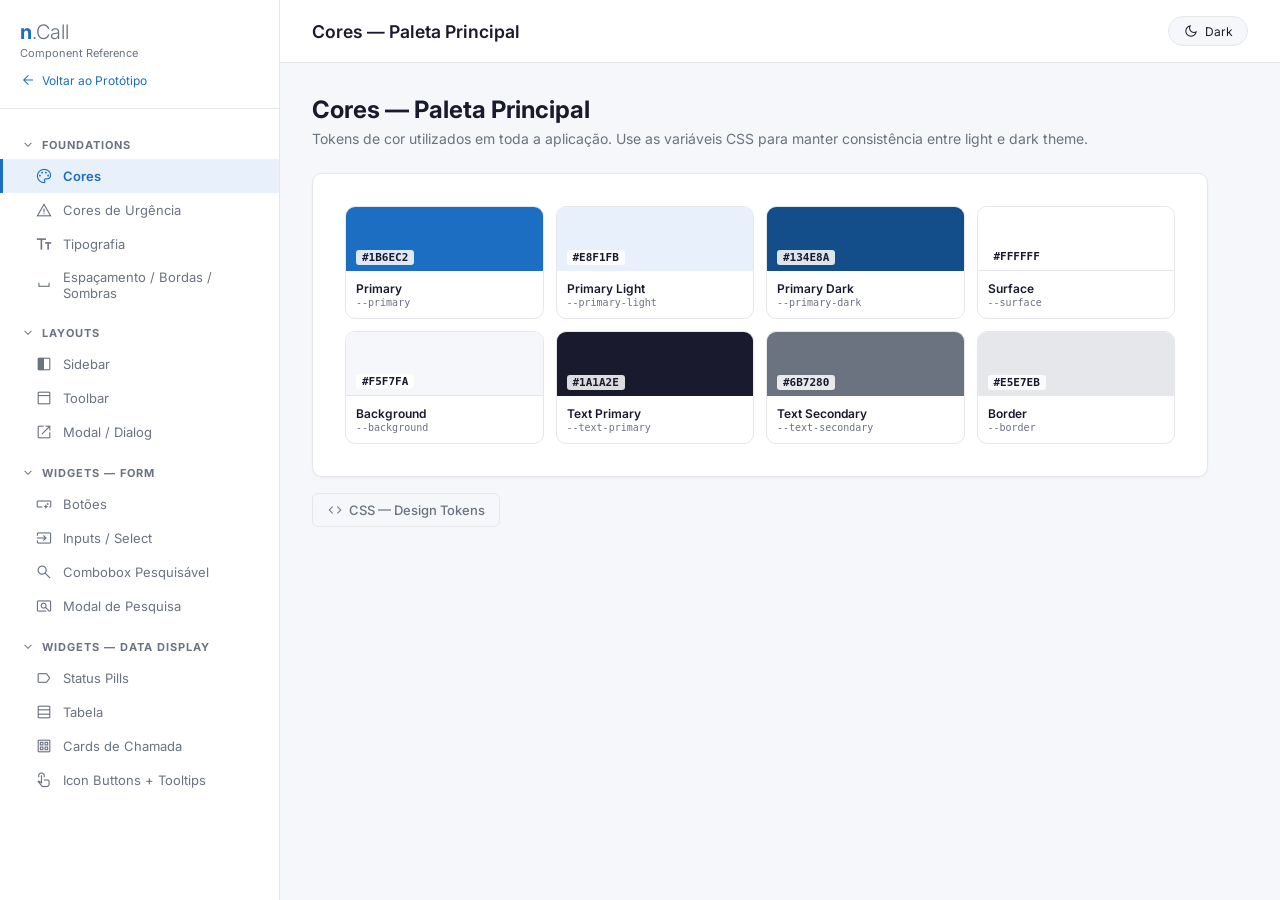
<file: design-tokens-preview.html>
<!DOCTYPE html>
<html lang="pt-BR">
<head>
    <meta charset="UTF-8">
    <meta name="viewport" content="width=device-width, initial-scale=1.0">
    <title>n.Call — Component Reference</title>
    <link href="https://fonts.googleapis.com/css2?family=Inter:wght@300;400;500;600;700&display=swap" rel="stylesheet">
    <link href="https://fonts.googleapis.com/css2?family=Material+Symbols+Outlined:opsz,wght,FILL,GRAD@20..48,100..700,0..1,-50..200&display=swap" rel="stylesheet">
    <style>
        :root {
            --primary: #1B6EC2;
            --primary-light: #E8F1FB;
            --primary-dark: #134E8A;
            --surface: #FFFFFF;
            --background: #F5F7FA;
            --text-primary: #1A1A2E;
            --text-secondary: #6B7280;
            --border: #E5E7EB;
            --emergency: #DC2626;
            --emergency-bg: #FEF2F2;
            --urgent: #F59E0B;
            --urgent-bg: #FFFBEB;
            --moderate: #3B82F6;
            --moderate-bg: #EFF6FF;
            --routine: #10B981;
            --routine-bg: #ECFDF5;
            --calling: #8B5CF6;
            --calling-bg: #F5F3FF;
            --font-family: 'Inter', sans-serif;
            --radius-sm: 6px;
            --radius-md: 10px;
            --radius-lg: 16px;
            --shadow-sm: 0 1px 2px rgba(0,0,0,0.05);
            --shadow-md: 0 4px 12px rgba(0,0,0,0.08);
            --shadow-lg: 0 8px 24px rgba(0,0,0,0.12);
        }
        [data-theme="dark"] {
            --primary: #4A9AE8;
            --primary-light: #1A2A3F;
            --primary-dark: #6DB3F5;
            --surface: #1E1E2E;
            --background: #14141F;
            --text-primary: #E8E8F0;
            --text-secondary: #9CA3AF;
            --border: #2D2D3F;
            --emergency-bg: #2D1616;
            --urgent-bg: #2D2516;
            --moderate-bg: #162035;
            --routine-bg: #162D24;
            --calling-bg: #1E1635;
        }
        * { margin: 0; padding: 0; box-sizing: border-box; }

        body {
            font-family: var(--font-family);
            background: var(--background);
            color: var(--text-primary);
            display: flex;
            min-height: 100vh;
            transition: background 0.3s, color 0.3s;
        }

        .material-symbols-outlined {
            font-family: 'Material Symbols Outlined';
            font-size: 20px;
            vertical-align: middle;
            font-variation-settings: 'FILL' 0, 'wght' 300, 'GRAD' 0, 'opsz' 24;
        }

        /* ===== SIDEBAR TREE NAV ===== */
        .tree-sidebar {
            width: 280px;
            background: var(--surface);
            border-right: 1px solid var(--border);
            height: 100vh;
            position: fixed;
            left: 0; top: 0;
            overflow-y: auto;
            z-index: 50;
            transition: transform 0.3s;
        }
        .tree-header {
            padding: 20px;
            border-bottom: 1px solid var(--border);
        }
        .tree-brand {
            font-size: 1.25rem;
            font-weight: 700;
            color: var(--primary);
        }
        .tree-brand em { font-weight: 300; font-style: normal; color: var(--text-secondary); }
        .tree-subtitle {
            font-size: 11px;
            color: var(--text-secondary);
            margin-top: 2px;
        }
        .tree-back {
            display: flex;
            align-items: center;
            gap: 6px;
            font-size: 12px;
            color: var(--primary);
            text-decoration: none;
            margin-top: 12px;
            cursor: pointer;
        }
        .tree-back:hover { text-decoration: underline; }
        .tree-back .material-symbols-outlined { font-size: 16px; }

        .tree-nav { padding: 12px 0; }
        .tree-category {
            font-size: 11px;
            font-weight: 700;
            text-transform: uppercase;
            letter-spacing: 1px;
            color: var(--text-secondary);
            padding: 16px 20px 6px;
            cursor: pointer;
            display: flex;
            align-items: center;
            gap: 6px;
            user-select: none;
        }
        .tree-category .material-symbols-outlined {
            font-size: 16px;
            transition: transform 0.2s;
        }
        .tree-category.collapsed .material-symbols-outlined { transform: rotate(-90deg); }
        .tree-items { overflow: hidden; transition: max-height 0.3s; }
        .tree-category.collapsed + .tree-items { max-height: 0 !important; }
        .tree-item {
            display: flex;
            align-items: center;
            gap: 10px;
            padding: 8px 20px 8px 32px;
            font-size: 13px;
            color: var(--text-secondary);
            cursor: pointer;
            transition: all 0.15s;
            border-left: 3px solid transparent;
        }
        .tree-item:hover {
            color: var(--primary);
            background: var(--primary-light);
        }
        .tree-item.active {
            color: var(--primary);
            background: var(--primary-light);
            border-left-color: var(--primary);
            font-weight: 600;
        }
        .tree-item .material-symbols-outlined { font-size: 18px; }
        .tree-item .count {
            margin-left: auto;
            font-size: 11px;
            background: var(--background);
            color: var(--text-secondary);
            padding: 1px 6px;
            border-radius: 50px;
        }

        /* ===== MOBILE SIDEBAR TOGGLE ===== */
        .tree-toggle {
            display: none;
            position: fixed;
            bottom: 20px;
            left: 20px;
            z-index: 100;
            width: 48px; height: 48px;
            border-radius: 50%;
            background: var(--primary);
            color: white;
            border: none;
            cursor: pointer;
            box-shadow: var(--shadow-lg);
            align-items: center;
            justify-content: center;
        }
        .tree-toggle .material-symbols-outlined { font-size: 24px; }

        /* ===== MAIN CONTENT ===== */
        .main-content {
            margin-left: 280px;
            flex: 1;
            min-width: 0;
        }
        .main-header {
            position: sticky;
            top: 0;
            z-index: 40;
            background: var(--surface);
            border-bottom: 1px solid var(--border);
            padding: 16px 32px;
            display: flex;
            align-items: center;
            justify-content: space-between;
        }
        .main-header h1 {
            font-size: 1.1rem;
            font-weight: 600;
        }
        .header-actions { display: flex; gap: 8px; }
        .theme-btn {
            display: flex;
            align-items: center;
            gap: 6px;
            padding: 6px 14px;
            border-radius: 50px;
            background: var(--background);
            border: 1px solid var(--border);
            cursor: pointer;
            font-family: var(--font-family);
            font-size: 12px;
            color: var(--text-primary);
            transition: all 0.2s;
        }
        .theme-btn:hover { border-color: var(--primary); color: var(--primary); }
        .theme-btn .material-symbols-outlined { font-size: 16px; }

        .page-content { padding: 32px; max-width: 960px; }

        /* ===== COMPONENT SECTION (each "page") ===== */
        .comp-section { display: none; }
        .comp-section.active { display: block; }

        .comp-title {
            font-size: 1.5rem;
            font-weight: 700;
            margin-bottom: 4px;
        }
        .comp-desc {
            font-size: 14px;
            color: var(--text-secondary);
            margin-bottom: 24px;
            line-height: 1.5;
        }

        /* Preview box */
        .preview-box {
            background: var(--surface);
            border: 1px solid var(--border);
            border-radius: var(--radius-md);
            padding: 32px;
            margin-bottom: 16px;
            box-shadow: var(--shadow-sm);
        }
        .preview-label {
            font-size: 12px;
            font-weight: 600;
            text-transform: uppercase;
            letter-spacing: 0.5px;
            color: var(--text-secondary);
            margin-bottom: 16px;
        }

        /* CSS Code Block */
        .css-toggle {
            display: flex;
            align-items: center;
            gap: 6px;
            padding: 8px 14px;
            background: var(--background);
            border: 1px solid var(--border);
            border-radius: var(--radius-sm);
            cursor: pointer;
            font-family: var(--font-family);
            font-size: 13px;
            font-weight: 500;
            color: var(--text-secondary);
            transition: all 0.2s;
            margin-bottom: 16px;
        }
        .css-toggle:hover { border-color: var(--primary); color: var(--primary); }
        .css-toggle .material-symbols-outlined { font-size: 16px; }
        .css-block {
            display: none;
            position: relative;
            background: #1e1e2e;
            color: #cdd6f4;
            border-radius: var(--radius-md);
            padding: 20px;
            margin-bottom: 24px;
            overflow-x: auto;
            font-family: 'SF Mono', 'Fira Code', 'Consolas', monospace;
            font-size: 12.5px;
            line-height: 1.7;
        }
        .css-block.open { display: block; }
        .css-block .kw { color: #cba6f7; }
        .css-block .val { color: #a6e3a1; }
        .css-block .sel { color: #89b4fa; }
        .css-block .cmt { color: #585b70; font-style: italic; }
        .copy-btn {
            position: absolute;
            top: 10px;
            right: 10px;
            background: rgba(255,255,255,0.1);
            border: none;
            color: #cdd6f4;
            padding: 4px 10px;
            border-radius: 4px;
            font-family: var(--font-family);
            font-size: 11px;
            cursor: pointer;
            display: flex;
            align-items: center;
            gap: 4px;
        }
        .copy-btn:hover { background: rgba(255,255,255,0.2); }
        .copy-btn .material-symbols-outlined { font-size: 14px; }

        /* Sub-component cards */
        .variant-row {
            display: flex;
            flex-wrap: wrap;
            gap: 12px;
            align-items: center;
        }
        .variant-row.col { flex-direction: column; align-items: stretch; }

        /* ===== FOUNDATION SPECIFIC ===== */
        .color-grid {
            display: grid;
            grid-template-columns: repeat(auto-fill, minmax(180px, 1fr));
            gap: 12px;
        }
        .swatch {
            background: var(--surface);
            border: 1px solid var(--border);
            border-radius: var(--radius-md);
            overflow: hidden;
            transition: box-shadow 0.2s, transform 0.2s;
            cursor: pointer;
        }
        .swatch:hover { box-shadow: var(--shadow-md); transform: translateY(-2px); }
        .swatch-color {
            height: 64px;
            display: flex;
            align-items: flex-end;
            padding: 6px 10px;
        }
        .swatch-color .hex {
            font-size: 11px;
            font-weight: 600;
            font-family: 'SF Mono', 'Fira Code', monospace;
            background: rgba(255,255,255,0.85);
            color: #1A1A2E;
            padding: 1px 6px;
            border-radius: 3px;
        }
        .swatch-info { padding: 10px; }
        .swatch-info .name { font-size: 12px; font-weight: 600; }
        .swatch-info .token { font-size: 10px; color: var(--text-secondary); font-family: monospace; margin-top: 1px; }

        /* Spacing bars */
        .spacing-demos { display: flex; gap: 8px; align-items: flex-end; }
        .spacing-bar {
            background: var(--primary); opacity: 0.6; width: 24px; border-radius: 3px 3px 0 0;
            display: flex; align-items: flex-end; justify-content: center; padding-bottom: 4px;
            font-size: 9px; color: white; font-weight: 600;
        }
        .radius-demos { display: flex; gap: 16px; align-items: flex-end; }
        .radius-box {
            width: 64px; height: 48px; background: var(--primary-light); border: 2px solid var(--primary);
            display: flex; align-items: center; justify-content: center;
            font-size: 11px; color: var(--primary); font-weight: 600;
        }
        .shadow-demos { display: flex; gap: 20px; align-items: center; }
        .shadow-box {
            width: 80px; height: 56px; background: var(--surface); border-radius: var(--radius-md);
            display: flex; align-items: center; justify-content: center;
            font-size: 11px; color: var(--text-secondary); font-weight: 500;
        }

        /* Typography samples */
        .type-row {
            display: flex;
            align-items: baseline;
            justify-content: space-between;
            padding: 12px 0;
            border-bottom: 1px solid var(--border);
        }
        .type-row:last-child { border-bottom: none; }
        .type-label {
            font-size: 11px;
            color: var(--text-secondary);
            font-family: monospace;
            min-width: 130px;
            flex-shrink: 0;
        }
        .type-preview { flex: 1; text-align: right; }

        /* Urgency badges */
        .urgency-grid {
            display: grid;
            grid-template-columns: repeat(auto-fill, minmax(160px, 1fr));
            gap: 10px;
        }
        .urgency-badge {
            display: flex; align-items: center; gap: 10px; padding: 14px;
            border-radius: var(--radius-md); background: var(--surface);
            border: 1px solid var(--border);
        }
        .urgency-dot { width: 12px; height: 12px; border-radius: 50%; flex-shrink: 0; }
        .urgency-dot.pulse { animation: pulse 2s infinite; }
        @keyframes pulse { 0%,100%{opacity:1;transform:scale(1)} 50%{opacity:0.6;transform:scale(1.3)} }
        .urgency-info .label { font-size: 13px; font-weight: 600; }
        .urgency-info .desc { font-size: 11px; color: var(--text-secondary); }

        /* ===== WIDGET SPECIFIC ===== */
        /* Inline button styles */
        .btn {
            font-family: var(--font-family); font-size: 14px; font-weight: 500;
            padding: 10px 20px; border-radius: var(--radius-sm); border: none;
            cursor: pointer; transition: all 0.2s; display: inline-flex;
            align-items: center; gap: 8px;
        }
        .btn-primary { background: var(--primary); color: white; }
        .btn-primary:hover { background: var(--primary-dark); box-shadow: var(--shadow-md); }
        .btn-secondary { background: transparent; color: var(--primary); border: 1px solid var(--primary); }
        .btn-secondary:hover { background: var(--primary-light); }
        .btn-ghost { background: transparent; color: var(--text-secondary); border: 1px solid var(--border); }
        .btn-ghost:hover { background: var(--primary-light); color: var(--primary); border-color: var(--primary); }
        .btn-danger { background: var(--emergency); color: white; }
        .btn-sm { font-size: 12px; padding: 6px 14px; }

        /* Form components */
        .form-group { margin-bottom: 16px; }
        .form-label { display: block; font-size: 13px; font-weight: 500; color: var(--text-secondary); margin-bottom: 6px; }
        .form-input {
            width: 100%; font-family: var(--font-family); font-size: 14px;
            padding: 10px 14px; border: 1px solid var(--border); border-radius: var(--radius-sm);
            background: var(--surface); color: var(--text-primary); transition: border-color 0.2s, box-shadow 0.2s; outline: none;
        }
        .form-input:focus { border-color: var(--primary); box-shadow: 0 0 0 3px rgba(27,110,194,0.12); }
        .form-input::placeholder { color: var(--text-secondary); opacity: 0.6; }
        .form-select {
            appearance: none;
            background-image: url("data:image/svg+xml,%3Csvg xmlns='http://www.w3.org/2000/svg' width='12' height='12' viewBox='0 0 12 12'%3E%3Cpath fill='%236B7280' d='M6 8.5L1 3.5h10z'/%3E%3C/svg%3E");
            background-repeat: no-repeat;
            background-position: right 12px center;
            padding-right: 36px;
        }

        /* Status pill */
        .status-pill {
            display: inline-flex; align-items: center; gap: 6px;
            padding: 4px 12px; border-radius: 50px; font-size: 12px; font-weight: 600;
        }
        .status-pill .dot { width: 7px; height: 7px; border-radius: 50%; }
        .status-emergency { background: var(--emergency-bg); color: var(--emergency); }
        .status-emergency .dot { background: var(--emergency); }
        .status-urgent { background: var(--urgent-bg); color: var(--urgent); }
        .status-urgent .dot { background: var(--urgent); }
        .status-moderate { background: var(--moderate-bg); color: var(--moderate); }
        .status-moderate .dot { background: var(--moderate); }
        .status-routine { background: var(--routine-bg); color: var(--routine); }
        .status-routine .dot { background: var(--routine); }
        .status-calling { background: var(--calling-bg); color: var(--calling); }
        .status-calling .dot { background: var(--calling); animation: pulse 2s infinite; }

        /* Icon button */
        .icon-btn {
            position: relative; display: inline-flex; align-items: center; justify-content: center;
            width: 36px; height: 36px; border: 1px solid var(--border); border-radius: var(--radius-sm);
            background: var(--surface); color: var(--text-secondary); cursor: pointer; transition: all 0.15s;
        }
        .icon-btn .material-symbols-outlined { font-size: 18px; }
        .icon-btn:hover { background: var(--primary-light); color: var(--primary); border-color: var(--primary); }
        .icon-btn.danger:hover { background: var(--emergency-bg); color: var(--emergency); border-color: var(--emergency); }
        .icon-btn.success:hover { background: var(--routine-bg); color: var(--routine); border-color: var(--routine); }
        .icon-btn::after {
            content: attr(data-tooltip); position: absolute; bottom: calc(100% + 6px);
            left: 50%; transform: translateX(-50%) scale(0.9);
            background: var(--text-primary); color: var(--surface);
            font-family: var(--font-family); font-size: 11px; font-weight: 500;
            padding: 4px 10px; border-radius: 4px; white-space: nowrap;
            opacity: 0; pointer-events: none; transition: opacity 0.15s, transform 0.15s;
        }
        .icon-btn:hover::after { opacity: 1; transform: translateX(-50%) scale(1); }
        .icon-btn-group { display: flex; gap: 4px; }

        /* Toolbar */
        .toolbar {
            display: flex; align-items: center; justify-content: space-between;
            padding: 12px 16px; background: var(--surface);
            border: 1px solid var(--border); border-radius: var(--radius-md); box-shadow: var(--shadow-sm);
        }
        .toolbar-left, .toolbar-right { display: flex; align-items: center; gap: 8px; }
        .toolbar-divider { width: 1px; height: 24px; background: var(--border); margin: 0 4px; }

        /* Table */
        .table-preview { width: 100%; border-collapse: separate; border-spacing: 0; }
        .table-preview th {
            text-align: left; font-size: 12px; font-weight: 600; color: var(--text-secondary);
            text-transform: uppercase; letter-spacing: 0.5px; padding: 10px 16px;
            border-bottom: 2px solid var(--border);
        }
        .table-preview td { font-size: 14px; padding: 14px 16px; border-bottom: 1px solid var(--border); }
        .table-preview tr:hover td { background: var(--primary-light); }
        .table-preview tr:last-child td { border-bottom: none; }

        /* Card styles */
        .call-card {
            background: var(--surface); border: 1px solid var(--border); border-radius: var(--radius-md);
            padding: 20px; display: flex; justify-content: space-between; align-items: center;
            margin-bottom: 10px; transition: box-shadow 0.2s, border-color 0.2s; cursor: pointer;
        }
        .call-card:hover { box-shadow: var(--shadow-md); border-color: var(--primary); }
        .call-card.calling { border-left: 4px solid var(--calling); animation: card-glow 2s infinite; }
        @keyframes card-glow { 0%,100%{box-shadow:var(--shadow-sm)} 50%{box-shadow:0 0 16px rgba(139,92,246,0.2)} }
        .call-info h4 { font-size: 15px; font-weight: 600; margin-bottom: 4px; }
        .call-info p { font-size: 13px; color: var(--text-secondary); }
        .call-meta { text-align: right; display: flex; flex-direction: column; align-items: flex-end; gap: 6px; }
        .call-time { font-size: 12px; color: var(--text-secondary); }

        /* Combo search (inline preview) */
        .combo-search { position: relative; }
        .combo-trigger {
            display: flex; align-items: center; justify-content: space-between;
            width: 100%; padding: 10px 14px; border: 1px solid var(--border); border-radius: var(--radius-sm);
            background: var(--surface); cursor: pointer; font-size: 14px; color: var(--text-primary);
            transition: border-color 0.2s, box-shadow 0.2s; font-family: var(--font-family);
        }
        .combo-trigger:hover { border-color: var(--primary); }
        .combo-trigger.open { border-color: var(--primary); box-shadow: 0 0 0 3px rgba(27,110,194,0.12); }
        .combo-value { flex: 1; overflow: hidden; text-overflow: ellipsis; white-space: nowrap; }
        .combo-value.placeholder { color: var(--text-secondary); opacity: 0.6; }
        .combo-arrow { font-size: 18px; color: var(--text-secondary); transition: transform 0.2s; }
        .combo-trigger.open .combo-arrow { transform: rotate(180deg); }
        .combo-dropdown {
            display: none; position: absolute; top: calc(100% + 4px); left: 0; right: 0;
            background: var(--surface); border: 1px solid var(--border); border-radius: var(--radius-md);
            box-shadow: var(--shadow-lg); z-index: 20; overflow: hidden;
        }
        .combo-dropdown.open { display: block; }
        .combo-search-input-wrap {
            display: flex; align-items: center; gap: 8px; padding: 10px 12px;
            border-bottom: 1px solid var(--border);
        }
        .combo-search-input-wrap .material-symbols-outlined { font-size: 18px; color: var(--text-secondary); }
        .combo-search-input {
            flex: 1; border: none; outline: none; font-family: var(--font-family);
            font-size: 13px; color: var(--text-primary); background: transparent;
        }
        .combo-search-input::placeholder { color: var(--text-secondary); opacity: 0.6; }
        .combo-list { max-height: 200px; overflow-y: auto; padding: 4px 0; }
        .combo-item { padding: 9px 14px; font-size: 13px; cursor: pointer; transition: background 0.1s; }
        .combo-item:hover { background: var(--primary-light); color: var(--primary); }
        .combo-item.selected { background: var(--primary-light); color: var(--primary); font-weight: 600; }
        .combo-empty { padding: 16px; text-align: center; font-size: 13px; color: var(--text-secondary); }

        /* Modal */
        .modal-backdrop {
            position: fixed; inset: 0; background: rgba(0,0,0,0.5); z-index: 100;
            display: none; align-items: center; justify-content: center;
        }
        .modal-backdrop.open { display: flex; }
        .modal {
            background: var(--surface); border-radius: var(--radius-lg); width: 90%;
            max-width: 520px; max-height: 80vh; display: flex; flex-direction: column;
            box-shadow: var(--shadow-lg); overflow: hidden;
        }
        .modal-header {
            display: flex; align-items: center; justify-content: space-between;
            padding: 16px 20px; border-bottom: 1px solid var(--border);
        }
        .modal-header h3 { font-size: 16px; font-weight: 600; }
        .modal-body { padding: 20px; overflow-y: auto; flex: 1; }
        .modal-footer {
            padding: 12px 20px; border-top: 1px solid var(--border);
            display: flex; justify-content: flex-end; gap: 8px;
        }
        .modal-close {
            display: flex; align-items: center; justify-content: center;
            width: 32px; height: 32px; border-radius: var(--radius-sm);
            border: none; background: none; color: var(--text-secondary);
            cursor: pointer; transition: all 0.15s;
        }
        .modal-close:hover { background: var(--emergency-bg); color: var(--emergency); }

        /* Modal search (mobile combo) */
        .modal-search-input {
            width: 100%; padding: 12px 14px 12px 40px; border: 1px solid var(--border);
            border-radius: var(--radius-sm); font-family: var(--font-family); font-size: 14px;
            color: var(--text-primary); background: var(--surface); outline: none;
            transition: border-color 0.2s;
        }
        .modal-search-input:focus { border-color: var(--primary); }
        .modal-search-wrap { position: relative; margin-bottom: 16px; }
        .modal-search-wrap .material-symbols-outlined {
            position: absolute; left: 12px; top: 50%; transform: translateY(-50%);
            font-size: 18px; color: var(--text-secondary); pointer-events: none;
        }
        .combo-modal-item {
            padding: 12px 16px; cursor: pointer; border-bottom: 1px solid var(--border); transition: background 0.1s;
        }
        .combo-modal-item:last-child { border-bottom: none; }
        .combo-modal-item:hover { background: var(--primary-light); }
        .combo-modal-item-name { font-size: 14px; font-weight: 500; margin-bottom: 2px; }
        .combo-modal-item-meta { display: flex; align-items: center; gap: 8px; font-size: 12px; color: var(--text-secondary); }

        /* Sidebar preview */
        .sidebar-preview-box {
            background: var(--surface); border: 1px solid var(--border); border-radius: var(--radius-md);
            width: 240px; padding: 20px 0; box-shadow: var(--shadow-sm);
        }
        .sp-brand { padding: 0 20px 16px; border-bottom: 1px solid var(--border); margin-bottom: 12px; }
        .sp-brand .name { font-size: 1.1rem; font-weight: 700; color: var(--primary); }
        .sp-brand .name em { font-weight: 300; font-style: normal; color: var(--text-secondary); }
        .sp-brand .sub { font-size: 11px; color: var(--text-secondary); }
        .sp-section {
            font-size: 11px; font-weight: 600; color: var(--text-secondary);
            text-transform: uppercase; letter-spacing: 1px; padding: 14px 20px 6px; opacity: 0.7;
        }
        .sp-item {
            display: flex; align-items: center; gap: 12px; padding: 9px 20px;
            font-size: 13px; color: var(--text-secondary); cursor: pointer;
            transition: all 0.15s; border-left: 3px solid transparent;
        }
        .sp-item:hover { color: var(--primary); background: var(--primary-light); }
        .sp-item.active { color: var(--primary); background: var(--primary-light); border-left-color: var(--primary); font-weight: 600; }
        .sp-item .material-symbols-outlined { font-size: 20px; width: 22px; text-align: center; }
        .sp-badge {
            margin-left: auto; background: var(--calling); color: white;
            font-size: 10px; font-weight: 600; padding: 1px 7px; border-radius: 50px;
        }

        /* ===== RESPONSIVE ===== */
        @media (max-width: 768px) {
            .tree-sidebar { transform: translateX(-100%); }
            .tree-sidebar.open { transform: translateX(0); }
            .tree-toggle { display: flex; }
            .main-content { margin-left: 0; }
            .page-content { padding: 20px; }
        }
    </style>
</head>
<body>

<!-- ===== SIDEBAR TREE NAV ===== -->
<aside class="tree-sidebar" id="tree-sidebar">
    <div class="tree-header">
        <div class="tree-brand">n<em>.Call</em></div>
        <div class="tree-subtitle">Component Reference</div>
        <a class="tree-back" href="app.html">
            <span class="material-symbols-outlined">arrow_back</span>
            Voltar ao Protótipo
        </a>
    </div>
    <nav class="tree-nav">

        <!-- FOUNDATIONS -->
        <div class="tree-category" onclick="toggleCategory(this)">
            <span class="material-symbols-outlined">expand_more</span>
            Foundations
        </div>
        <div class="tree-items" style="max-height:400px;">
            <div class="tree-item active" onclick="showComp('colors', this)">
                <span class="material-symbols-outlined">palette</span>
                Cores
            </div>
            <div class="tree-item" onclick="showComp('urgency', this)">
                <span class="material-symbols-outlined">warning</span>
                Cores de Urgência
            </div>
            <div class="tree-item" onclick="showComp('typography', this)">
                <span class="material-symbols-outlined">text_fields</span>
                Tipografia
            </div>
            <div class="tree-item" onclick="showComp('tokens', this)">
                <span class="material-symbols-outlined">space_bar</span>
                Espaçamento / Bordas / Sombras
            </div>
        </div>

        <!-- LAYOUTS -->
        <div class="tree-category" onclick="toggleCategory(this)">
            <span class="material-symbols-outlined">expand_more</span>
            Layouts
        </div>
        <div class="tree-items" style="max-height:400px;">
            <div class="tree-item" onclick="showComp('sidebar', this)">
                <span class="material-symbols-outlined">side_navigation</span>
                Sidebar
            </div>
            <div class="tree-item" onclick="showComp('toolbar', this)">
                <span class="material-symbols-outlined">toolbar</span>
                Toolbar
            </div>
            <div class="tree-item" onclick="showComp('modal', this)">
                <span class="material-symbols-outlined">open_in_new</span>
                Modal / Dialog
            </div>
        </div>

        <!-- WIDGETS — Form -->
        <div class="tree-category" onclick="toggleCategory(this)">
            <span class="material-symbols-outlined">expand_more</span>
            Widgets — Form
        </div>
        <div class="tree-items" style="max-height:400px;">
            <div class="tree-item" onclick="showComp('buttons', this)">
                <span class="material-symbols-outlined">smart_button</span>
                Botões
            </div>
            <div class="tree-item" onclick="showComp('inputs', this)">
                <span class="material-symbols-outlined">input</span>
                Inputs / Select
            </div>
            <div class="tree-item" onclick="showComp('combobox', this)">
                <span class="material-symbols-outlined">search</span>
                Combobox Pesquisável
            </div>
            <div class="tree-item" onclick="showComp('modal-search', this)">
                <span class="material-symbols-outlined">pageview</span>
                Modal de Pesquisa
            </div>
        </div>

        <!-- WIDGETS — Data Display -->
        <div class="tree-category" onclick="toggleCategory(this)">
            <span class="material-symbols-outlined">expand_more</span>
            Widgets — Data Display
        </div>
        <div class="tree-items" style="max-height:400px;">
            <div class="tree-item" onclick="showComp('status-pills', this)">
                <span class="material-symbols-outlined">label</span>
                Status Pills
            </div>
            <div class="tree-item" onclick="showComp('table', this)">
                <span class="material-symbols-outlined">table_rows</span>
                Tabela
            </div>
            <div class="tree-item" onclick="showComp('cards', this)">
                <span class="material-symbols-outlined">cards</span>
                Cards de Chamada
            </div>
            <div class="tree-item" onclick="showComp('icon-buttons', this)">
                <span class="material-symbols-outlined">touch_app</span>
                Icon Buttons + Tooltips
            </div>
        </div>

    </nav>
</aside>

<!-- Mobile toggle -->
<button class="tree-toggle" onclick="document.getElementById('tree-sidebar').classList.toggle('open')">
    <span class="material-symbols-outlined">menu</span>
</button>

<!-- ===== MAIN CONTENT ===== -->
<div class="main-content">
    <div class="main-header">
        <h1 id="header-title">Cores — Paleta Principal</h1>
        <div class="header-actions">
            <button class="theme-btn" onclick="toggleTheme()">
                <span class="material-symbols-outlined" id="theme-icon">dark_mode</span>
                <span id="theme-label">Dark</span>
            </button>
        </div>
    </div>

    <div class="page-content">

        <!-- ==================== FOUNDATIONS ==================== -->

        <!-- COLORS -->
        <div class="comp-section active" id="sec-colors">
            <div class="comp-title">Cores — Paleta Principal</div>
            <div class="comp-desc">Tokens de cor utilizados em toda a aplicação. Use as variáveis CSS para manter consistência entre light e dark theme.</div>
            <div class="preview-box">
                <div class="color-grid">
                    <div class="swatch"><div class="swatch-color" style="background:var(--primary);"><span class="hex">#1B6EC2</span></div><div class="swatch-info"><div class="name">Primary</div><div class="token">--primary</div></div></div>
                    <div class="swatch"><div class="swatch-color" style="background:var(--primary-light);"><span class="hex">#E8F1FB</span></div><div class="swatch-info"><div class="name">Primary Light</div><div class="token">--primary-light</div></div></div>
                    <div class="swatch"><div class="swatch-color" style="background:var(--primary-dark);"><span class="hex">#134E8A</span></div><div class="swatch-info"><div class="name">Primary Dark</div><div class="token">--primary-dark</div></div></div>
                    <div class="swatch"><div class="swatch-color" style="background:var(--surface);border-bottom:1px solid var(--border);"><span class="hex">#FFFFFF</span></div><div class="swatch-info"><div class="name">Surface</div><div class="token">--surface</div></div></div>
                    <div class="swatch"><div class="swatch-color" style="background:var(--background);border-bottom:1px solid var(--border);"><span class="hex">#F5F7FA</span></div><div class="swatch-info"><div class="name">Background</div><div class="token">--background</div></div></div>
                    <div class="swatch"><div class="swatch-color" style="background:var(--text-primary);"><span class="hex">#1A1A2E</span></div><div class="swatch-info"><div class="name">Text Primary</div><div class="token">--text-primary</div></div></div>
                    <div class="swatch"><div class="swatch-color" style="background:var(--text-secondary);"><span class="hex">#6B7280</span></div><div class="swatch-info"><div class="name">Text Secondary</div><div class="token">--text-secondary</div></div></div>
                    <div class="swatch"><div class="swatch-color" style="background:var(--border);"><span class="hex">#E5E7EB</span></div><div class="swatch-info"><div class="name">Border</div><div class="token">--border</div></div></div>
                </div>
            </div>
            <button class="css-toggle" onclick="toggleCss(this)"><span class="material-symbols-outlined">code</span> CSS — Design Tokens</button>
            <div class="css-block"><button class="copy-btn" onclick="copyCode(this)"><span class="material-symbols-outlined">content_copy</span> Copiar</button><pre><span class="sel">:root</span> {
  <span class="kw">--primary</span>: <span class="val">#1B6EC2</span>;
  <span class="kw">--primary-light</span>: <span class="val">#E8F1FB</span>;
  <span class="kw">--primary-dark</span>: <span class="val">#134E8A</span>;
  <span class="kw">--surface</span>: <span class="val">#FFFFFF</span>;
  <span class="kw">--background</span>: <span class="val">#F5F7FA</span>;
  <span class="kw">--text-primary</span>: <span class="val">#1A1A2E</span>;
  <span class="kw">--text-secondary</span>: <span class="val">#6B7280</span>;
  <span class="kw">--border</span>: <span class="val">#E5E7EB</span>;
}

<span class="sel">[data-theme="dark"]</span> {
  <span class="kw">--primary</span>: <span class="val">#4A9AE8</span>;
  <span class="kw">--primary-light</span>: <span class="val">#1A2A3F</span>;
  <span class="kw">--primary-dark</span>: <span class="val">#6DB3F5</span>;
  <span class="kw">--surface</span>: <span class="val">#1E1E2E</span>;
  <span class="kw">--background</span>: <span class="val">#14141F</span>;
  <span class="kw">--text-primary</span>: <span class="val">#E8E8F0</span>;
  <span class="kw">--text-secondary</span>: <span class="val">#9CA3AF</span>;
  <span class="kw">--border</span>: <span class="val">#2D2D3F</span>;
}</pre></div>
        </div>

        <!-- URGENCY -->
        <div class="comp-section" id="sec-urgency">
            <div class="comp-title">Cores de Urgência / Status</div>
            <div class="comp-desc">Paleta semântica para níveis de urgência e estados de chamada.</div>
            <div class="preview-box">
                <div class="urgency-grid">
                    <div class="urgency-badge"><div class="urgency-dot" style="background:var(--emergency);"></div><div class="urgency-info"><div class="label" style="color:var(--emergency);">Emergência</div><div class="desc">Código de emergência</div></div></div>
                    <div class="urgency-badge"><div class="urgency-dot" style="background:var(--urgent);"></div><div class="urgency-info"><div class="label" style="color:var(--urgent);">Urgência</div><div class="desc">Atendimento urgente</div></div></div>
                    <div class="urgency-badge"><div class="urgency-dot" style="background:var(--moderate);"></div><div class="urgency-info"><div class="label" style="color:var(--moderate);">Tolerável</div><div class="desc">Não grave</div></div></div>
                    <div class="urgency-badge"><div class="urgency-dot" style="background:var(--routine);"></div><div class="urgency-info"><div class="label" style="color:var(--routine);">Rotina</div><div class="desc">Finalizado, ativo</div></div></div>
                    <div class="urgency-badge"><div class="urgency-dot pulse" style="background:var(--calling);"></div><div class="urgency-info"><div class="label" style="color:var(--calling);">Chamando...</div><div class="desc">Chamada ativa (pulsa)</div></div></div>
                </div>
            </div>
            <button class="css-toggle" onclick="toggleCss(this)"><span class="material-symbols-outlined">code</span> CSS — Urgência Tokens</button>
            <div class="css-block"><button class="copy-btn" onclick="copyCode(this)"><span class="material-symbols-outlined">content_copy</span> Copiar</button><pre><span class="sel">:root</span> {
  <span class="kw">--emergency</span>: <span class="val">#DC2626</span>;
  <span class="kw">--emergency-bg</span>: <span class="val">#FEF2F2</span>;
  <span class="kw">--urgent</span>: <span class="val">#F59E0B</span>;
  <span class="kw">--urgent-bg</span>: <span class="val">#FFFBEB</span>;
  <span class="kw">--moderate</span>: <span class="val">#3B82F6</span>;
  <span class="kw">--moderate-bg</span>: <span class="val">#EFF6FF</span>;
  <span class="kw">--routine</span>: <span class="val">#10B981</span>;
  <span class="kw">--routine-bg</span>: <span class="val">#ECFDF5</span>;
  <span class="kw">--calling</span>: <span class="val">#8B5CF6</span>;
  <span class="kw">--calling-bg</span>: <span class="val">#F5F3FF</span>;
}</pre></div>
        </div>

        <!-- TYPOGRAPHY -->
        <div class="comp-section" id="sec-typography">
            <div class="comp-title">Tipografia — Inter</div>
            <div class="comp-desc">Escala tipográfica usando a fonte Inter. Todos os tamanhos em rem para acessibilidade.</div>
            <div class="preview-box">
                <div class="type-row"><span class="type-label">XL / 24px / 600</span><span class="type-preview" style="font-size:1.5rem;font-weight:600;">Atendimento Triagem</span></div>
                <div class="type-row"><span class="type-label">LG / 18px / 600</span><span class="type-preview" style="font-size:1.125rem;font-weight:600;">Registro de Chamadas</span></div>
                <div class="type-row"><span class="type-label">BASE / 16px / 400</span><span class="type-preview" style="font-size:1rem;font-weight:400;">Paciente Eduardo — Leito 101</span></div>
                <div class="type-row"><span class="type-label">SM / 14px / 500</span><span class="type-preview" style="font-size:0.875rem;font-weight:500;">Troca de soro — Unidade Int.</span></div>
                <div class="type-row"><span class="type-label">XS / 12px / 400</span><span class="type-preview" style="font-size:0.75rem;font-weight:400;color:var(--text-secondary);">22/03/2026 14:32 — Enf. Fernando</span></div>
            </div>
            <button class="css-toggle" onclick="toggleCss(this)"><span class="material-symbols-outlined">code</span> CSS — Font Family</button>
            <div class="css-block"><button class="copy-btn" onclick="copyCode(this)"><span class="material-symbols-outlined">content_copy</span> Copiar</button><pre><span class="sel">:root</span> {
  <span class="kw">--font-family</span>: <span class="val">'Inter', sans-serif</span>;
}

<span class="cmt">/* Google Fonts import */</span>
<span class="sel">@import</span> url(<span class="val">'https://fonts.googleapis.com/css2?family=Inter:wght@300;400;500;600;700&display=swap'</span>);</pre></div>
        </div>

        <!-- TOKENS -->
        <div class="comp-section" id="sec-tokens">
            <div class="comp-title">Espaçamento, Bordas e Sombras</div>
            <div class="comp-desc">Tokens de layout para manter consistência visual em todos os componentes.</div>
            <div class="preview-box">
                <div class="preview-label">Border Radius</div>
                <div class="radius-demos" style="margin-bottom:24px;">
                    <div><div class="radius-box" style="border-radius:var(--radius-sm);">6px</div><div style="font-size:11px;color:var(--text-secondary);margin-top:6px;text-align:center;">sm</div></div>
                    <div><div class="radius-box" style="border-radius:var(--radius-md);">10px</div><div style="font-size:11px;color:var(--text-secondary);margin-top:6px;text-align:center;">md</div></div>
                    <div><div class="radius-box" style="border-radius:var(--radius-lg);">16px</div><div style="font-size:11px;color:var(--text-secondary);margin-top:6px;text-align:center;">lg</div></div>
                </div>
                <div class="preview-label">Shadows</div>
                <div class="shadow-demos" style="margin-bottom:24px;">
                    <div><div class="shadow-box" style="box-shadow:var(--shadow-sm);">sm</div></div>
                    <div><div class="shadow-box" style="box-shadow:var(--shadow-md);">md</div></div>
                    <div><div class="shadow-box" style="box-shadow:var(--shadow-lg);">lg</div></div>
                </div>
                <div class="preview-label">Spacing (base: 4px)</div>
                <div class="spacing-demos">
                    <div class="spacing-bar" style="height:16px;">4</div>
                    <div class="spacing-bar" style="height:32px;">8</div>
                    <div class="spacing-bar" style="height:48px;">12</div>
                    <div class="spacing-bar" style="height:64px;">16</div>
                    <div class="spacing-bar" style="height:96px;">24</div>
                    <div class="spacing-bar" style="height:128px;">32</div>
                </div>
            </div>
            <button class="css-toggle" onclick="toggleCss(this)"><span class="material-symbols-outlined">code</span> CSS — Tokens</button>
            <div class="css-block"><button class="copy-btn" onclick="copyCode(this)"><span class="material-symbols-outlined">content_copy</span> Copiar</button><pre><span class="sel">:root</span> {
  <span class="kw">--radius-sm</span>: <span class="val">6px</span>;
  <span class="kw">--radius-md</span>: <span class="val">10px</span>;
  <span class="kw">--radius-lg</span>: <span class="val">16px</span>;
  <span class="kw">--shadow-sm</span>: <span class="val">0 1px 2px rgba(0,0,0,0.05)</span>;
  <span class="kw">--shadow-md</span>: <span class="val">0 4px 12px rgba(0,0,0,0.08)</span>;
  <span class="kw">--shadow-lg</span>: <span class="val">0 8px 24px rgba(0,0,0,0.12)</span>;
}</pre></div>
        </div>

        <!-- ==================== LAYOUTS ==================== -->

        <!-- SIDEBAR -->
        <div class="comp-section" id="sec-sidebar">
            <div class="comp-title">Sidebar Navegação</div>
            <div class="comp-desc">Sidebar responsiva: expandida (desktop), colapsada com tooltips (tablet), drawer com backdrop (mobile).</div>
            <div class="preview-box">
                <div class="sidebar-preview-box">
                    <div class="sp-brand"><div class="name">n<em>.Call</em></div><div class="sub">Hospital Modelo</div></div>
                    <div class="sp-section">Atendimento</div>
                    <div class="sp-item active"><span class="material-symbols-outlined">e911_avatar</span> Triagem <span class="sp-badge">3</span></div>
                    <div class="sp-item"><span class="material-symbols-outlined">home_health</span> Assistência <span class="sp-badge">5</span></div>
                    <div class="sp-item"><span class="material-symbols-outlined">history</span> Registro</div>
                    <div class="sp-section">Pessoas</div>
                    <div class="sp-item"><span class="material-symbols-outlined">patient_list</span> Pacientes</div>
                    <div class="sp-item"><span class="material-symbols-outlined">stethoscope</span> Enfermeiros</div>
                    <div class="sp-section">Configuração</div>
                    <div class="sp-item"><span class="material-symbols-outlined">medical_information</span> Tipos de Atendimento</div>
                    <div class="sp-item"><span class="material-symbols-outlined">settings</span> Parâmetros</div>
                </div>
            </div>
            <button class="css-toggle" onclick="toggleCss(this)"><span class="material-symbols-outlined">code</span> CSS — Sidebar</button>
            <div class="css-block"><button class="copy-btn" onclick="copyCode(this)"><span class="material-symbols-outlined">content_copy</span> Copiar</button><pre><span class="sel">.sidebar</span> {
  <span class="kw">width</span>: <span class="val">260px</span>;
  <span class="kw">background</span>: <span class="val">var(--surface)</span>;
  <span class="kw">border-right</span>: <span class="val">1px solid var(--border)</span>;
  <span class="kw">height</span>: <span class="val">100vh</span>;
  <span class="kw">position</span>: <span class="val">fixed</span>;
  <span class="kw">overflow-y</span>: <span class="val">auto</span>;
  <span class="kw">transition</span>: <span class="val">width 0.3s, transform 0.3s</span>;
}

<span class="sel">.nav-item</span> {
  <span class="kw">display</span>: <span class="val">flex</span>;
  <span class="kw">align-items</span>: <span class="val">center</span>;
  <span class="kw">gap</span>: <span class="val">12px</span>;
  <span class="kw">padding</span>: <span class="val">10px 20px</span>;
  <span class="kw">font-size</span>: <span class="val">14px</span>;
  <span class="kw">color</span>: <span class="val">var(--text-secondary)</span>;
  <span class="kw">border-left</span>: <span class="val">3px solid transparent</span>;
  <span class="kw">transition</span>: <span class="val">all 0.15s</span>;
}

<span class="sel">.nav-item.active</span> {
  <span class="kw">color</span>: <span class="val">var(--primary)</span>;
  <span class="kw">background</span>: <span class="val">var(--primary-light)</span>;
  <span class="kw">border-left-color</span>: <span class="val">var(--primary)</span>;
  <span class="kw">font-weight</span>: <span class="val">600</span>;
}

<span class="cmt">/* Tablet: collapsed */</span>
<span class="sel">@media (max-width: 1024px)</span> {
  <span class="sel">.sidebar</span> { <span class="kw">width</span>: <span class="val">64px</span>; }
  <span class="sel">.nav-label</span> { <span class="kw">display</span>: <span class="val">none</span>; }
}

<span class="cmt">/* Mobile: drawer */</span>
<span class="sel">@media (max-width: 768px)</span> {
  <span class="sel">.sidebar</span> { <span class="kw">transform</span>: <span class="val">translateX(-100%)</span>; }
  <span class="sel">.sidebar.open</span> { <span class="kw">transform</span>: <span class="val">translateX(0)</span>; }
}</pre></div>
        </div>

        <!-- TOOLBAR -->
        <div class="comp-section" id="sec-toolbar">
            <div class="comp-title">Toolbar</div>
            <div class="comp-desc">Barra de ferramentas com icon buttons, divisor e agrupamentos. Usada no topo de páginas CRUD e listas.</div>
            <div class="preview-box">
                <div class="toolbar">
                    <div class="toolbar-left">
                        <button class="icon-btn" data-tooltip="Cadastrar"><span class="material-symbols-outlined">add</span></button>
                        <button class="icon-btn" data-tooltip="Filtros"><span class="material-symbols-outlined">filter_list</span></button>
                        <button class="icon-btn" data-tooltip="Limpar"><span class="material-symbols-outlined">filter_list_off</span></button>
                        <button class="icon-btn" data-tooltip="Atualizar"><span class="material-symbols-outlined">refresh</span></button>
                        <div class="toolbar-divider"></div>
                        <button class="icon-btn" data-tooltip="Exportar"><span class="material-symbols-outlined">download</span></button>
                    </div>
                    <div class="toolbar-right">
                        <button class="icon-btn" data-tooltip="Buscar"><span class="material-symbols-outlined">search</span></button>
                    </div>
                </div>
            </div>
            <button class="css-toggle" onclick="toggleCss(this)"><span class="material-symbols-outlined">code</span> CSS — Toolbar</button>
            <div class="css-block"><button class="copy-btn" onclick="copyCode(this)"><span class="material-symbols-outlined">content_copy</span> Copiar</button><pre><span class="sel">.toolbar</span> {
  <span class="kw">display</span>: <span class="val">flex</span>;
  <span class="kw">align-items</span>: <span class="val">center</span>;
  <span class="kw">justify-content</span>: <span class="val">space-between</span>;
  <span class="kw">padding</span>: <span class="val">12px 16px</span>;
  <span class="kw">background</span>: <span class="val">var(--surface)</span>;
  <span class="kw">border</span>: <span class="val">1px solid var(--border)</span>;
  <span class="kw">border-radius</span>: <span class="val">var(--radius-md)</span>;
  <span class="kw">box-shadow</span>: <span class="val">var(--shadow-sm)</span>;
}

<span class="sel">.toolbar-left, .toolbar-right</span> {
  <span class="kw">display</span>: <span class="val">flex</span>;
  <span class="kw">align-items</span>: <span class="val">center</span>;
  <span class="kw">gap</span>: <span class="val">8px</span>;
}

<span class="sel">.toolbar-divider</span> {
  <span class="kw">width</span>: <span class="val">1px</span>;
  <span class="kw">height</span>: <span class="val">24px</span>;
  <span class="kw">background</span>: <span class="val">var(--border)</span>;
}</pre></div>
        </div>

        <!-- MODAL -->
        <div class="comp-section" id="sec-modal">
            <div class="comp-title">Modal / Dialog</div>
            <div class="comp-desc">Modal genérico com header, body scrollável e footer. Usado para cadastros CRUD, confirmações e PIN.</div>
            <div class="preview-box">
                <div style="position:relative;background:var(--background);border-radius:var(--radius-md);padding:20px;min-height:260px;display:flex;align-items:center;justify-content:center;">
                    <div style="background:var(--surface);border-radius:var(--radius-lg);width:100%;max-width:480px;box-shadow:var(--shadow-lg);overflow:hidden;">
                        <div class="modal-header">
                            <h3>Cadastro de Tipo de Atendimento</h3>
                            <button class="modal-close"><span class="material-symbols-outlined">close</span></button>
                        </div>
                        <div class="modal-body">
                            <div class="form-group"><label class="form-label">Tipo de Atendimento</label><input class="form-input" value="Assistência de enfermagem"></div>
                            <div class="form-group"><label class="form-label">Grau Urgência</label><select class="form-input form-select"><option>Não grave</option><option>Urgência</option></select></div>
                            <div class="form-group"><label class="form-label">SLA (minutos)</label><input class="form-input" type="number" value="10"></div>
                        </div>
                        <div class="modal-footer">
                            <button class="btn btn-ghost">Cancelar</button>
                            <button class="btn btn-primary"><span class="material-symbols-outlined" style="font-size:16px;">save</span> Salvar</button>
                        </div>
                    </div>
                </div>
            </div>
            <button class="css-toggle" onclick="toggleCss(this)"><span class="material-symbols-outlined">code</span> CSS — Modal</button>
            <div class="css-block"><button class="copy-btn" onclick="copyCode(this)"><span class="material-symbols-outlined">content_copy</span> Copiar</button><pre><span class="sel">.modal-backdrop</span> {
  <span class="kw">position</span>: <span class="val">fixed</span>;
  <span class="kw">inset</span>: <span class="val">0</span>;
  <span class="kw">background</span>: <span class="val">rgba(0,0,0,0.5)</span>;
  <span class="kw">z-index</span>: <span class="val">100</span>;
  <span class="kw">display</span>: <span class="val">flex</span>;
  <span class="kw">align-items</span>: <span class="val">center</span>;
  <span class="kw">justify-content</span>: <span class="val">center</span>;
}

<span class="sel">.modal</span> {
  <span class="kw">background</span>: <span class="val">var(--surface)</span>;
  <span class="kw">border-radius</span>: <span class="val">var(--radius-lg)</span>;
  <span class="kw">width</span>: <span class="val">90%</span>;
  <span class="kw">max-width</span>: <span class="val">520px</span>;
  <span class="kw">max-height</span>: <span class="val">80vh</span>;
  <span class="kw">display</span>: <span class="val">flex</span>;
  <span class="kw">flex-direction</span>: <span class="val">column</span>;
  <span class="kw">box-shadow</span>: <span class="val">var(--shadow-lg)</span>;
  <span class="kw">overflow</span>: <span class="val">hidden</span>;
}

<span class="sel">.modal-header</span> {
  <span class="kw">padding</span>: <span class="val">16px 20px</span>;
  <span class="kw">border-bottom</span>: <span class="val">1px solid var(--border)</span>;
  <span class="kw">display</span>: <span class="val">flex</span>;
  <span class="kw">align-items</span>: <span class="val">center</span>;
  <span class="kw">justify-content</span>: <span class="val">space-between</span>;
}

<span class="sel">.modal-body</span> { <span class="kw">padding</span>: <span class="val">20px</span>; <span class="kw">overflow-y</span>: <span class="val">auto</span>; }
<span class="sel">.modal-footer</span> {
  <span class="kw">padding</span>: <span class="val">12px 20px</span>;
  <span class="kw">border-top</span>: <span class="val">1px solid var(--border)</span>;
  <span class="kw">display</span>: <span class="val">flex</span>;
  <span class="kw">justify-content</span>: <span class="val">flex-end</span>;
  <span class="kw">gap</span>: <span class="val">8px</span>;
}</pre></div>
        </div>

        <!-- ==================== WIDGETS — FORM ==================== -->

        <!-- BUTTONS -->
        <div class="comp-section" id="sec-buttons">
            <div class="comp-title">Botões</div>
            <div class="comp-desc">Variantes de botão: primary, secondary, ghost e danger. Tamanhos padrão e small.</div>
            <div class="preview-box">
                <div class="variant-row" style="flex-wrap:wrap;gap:12px;">
                    <button class="btn btn-primary"><span class="material-symbols-outlined" style="font-size:16px;">add</span> Cadastrar</button>
                    <button class="btn btn-secondary"><span class="material-symbols-outlined" style="font-size:16px;">filter_list</span> Filtros</button>
                    <button class="btn btn-ghost"><span class="material-symbols-outlined" style="font-size:16px;">filter_list_off</span> Limpar</button>
                    <button class="btn btn-danger"><span class="material-symbols-outlined" style="font-size:16px;">delete</span> Excluir</button>
                    <button class="btn btn-primary btn-sm"><span class="material-symbols-outlined" style="font-size:14px;">refresh</span> Atualizar</button>
                </div>
            </div>
            <button class="css-toggle" onclick="toggleCss(this)"><span class="material-symbols-outlined">code</span> CSS — Botões</button>
            <div class="css-block"><button class="copy-btn" onclick="copyCode(this)"><span class="material-symbols-outlined">content_copy</span> Copiar</button><pre><span class="sel">.btn</span> {
  <span class="kw">font-family</span>: <span class="val">var(--font-family)</span>;
  <span class="kw">font-size</span>: <span class="val">14px</span>;
  <span class="kw">font-weight</span>: <span class="val">500</span>;
  <span class="kw">padding</span>: <span class="val">10px 20px</span>;
  <span class="kw">border-radius</span>: <span class="val">var(--radius-sm)</span>;
  <span class="kw">border</span>: <span class="val">none</span>;
  <span class="kw">cursor</span>: <span class="val">pointer</span>;
  <span class="kw">transition</span>: <span class="val">all 0.2s</span>;
  <span class="kw">display</span>: <span class="val">inline-flex</span>;
  <span class="kw">align-items</span>: <span class="val">center</span>;
  <span class="kw">gap</span>: <span class="val">8px</span>;
}

<span class="sel">.btn-primary</span> { <span class="kw">background</span>: <span class="val">var(--primary)</span>; <span class="kw">color</span>: <span class="val">white</span>; }
<span class="sel">.btn-primary:hover</span> { <span class="kw">background</span>: <span class="val">var(--primary-dark)</span>; }
<span class="sel">.btn-secondary</span> { <span class="kw">background</span>: <span class="val">transparent</span>; <span class="kw">color</span>: <span class="val">var(--primary)</span>; <span class="kw">border</span>: <span class="val">1px solid var(--primary)</span>; }
<span class="sel">.btn-ghost</span> { <span class="kw">background</span>: <span class="val">transparent</span>; <span class="kw">color</span>: <span class="val">var(--text-secondary)</span>; <span class="kw">border</span>: <span class="val">1px solid var(--border)</span>; }
<span class="sel">.btn-danger</span> { <span class="kw">background</span>: <span class="val">var(--emergency)</span>; <span class="kw">color</span>: <span class="val">white</span>; }
<span class="sel">.btn-sm</span> { <span class="kw">font-size</span>: <span class="val">12px</span>; <span class="kw">padding</span>: <span class="val">6px 14px</span>; }</pre></div>
        </div>

        <!-- INPUTS -->
        <div class="comp-section" id="sec-inputs">
            <div class="comp-title">Inputs / Select</div>
            <div class="comp-desc">Campos de formulário padrão: text input, select nativo e textarea. Focus state com ring azul.</div>
            <div class="preview-box">
                <div style="display:flex;flex-wrap:wrap;gap:16px;margin-bottom:16px;">
                    <div class="form-group" style="flex:1;min-width:200px;">
                        <label class="form-label">Paciente</label>
                        <input type="text" class="form-input" placeholder="Nome do paciente" value="Eduardo Silva">
                    </div>
                    <div class="form-group" style="flex:1;min-width:200px;">
                        <label class="form-label">Unidade</label>
                        <select class="form-input form-select"><option>ALA A</option><option>ALA B</option></select>
                    </div>
                    <div class="form-group" style="flex:1;min-width:200px;">
                        <label class="form-label">Data</label>
                        <input type="text" class="form-input" value="22/03/2026">
                    </div>
                </div>
                <div class="form-group">
                    <label class="form-label">Observações</label>
                    <textarea class="form-input" style="min-height:60px;resize:vertical;" placeholder="Observações adicionais..."></textarea>
                </div>
            </div>
            <button class="css-toggle" onclick="toggleCss(this)"><span class="material-symbols-outlined">code</span> CSS — Form Inputs</button>
            <div class="css-block"><button class="copy-btn" onclick="copyCode(this)"><span class="material-symbols-outlined">content_copy</span> Copiar</button><pre><span class="sel">.form-group</span> { <span class="kw">margin-bottom</span>: <span class="val">16px</span>; }
<span class="sel">.form-label</span> {
  <span class="kw">display</span>: <span class="val">block</span>;
  <span class="kw">font-size</span>: <span class="val">13px</span>;
  <span class="kw">font-weight</span>: <span class="val">500</span>;
  <span class="kw">color</span>: <span class="val">var(--text-secondary)</span>;
  <span class="kw">margin-bottom</span>: <span class="val">6px</span>;
}

<span class="sel">.form-input</span> {
  <span class="kw">width</span>: <span class="val">100%</span>;
  <span class="kw">font-family</span>: <span class="val">var(--font-family)</span>;
  <span class="kw">font-size</span>: <span class="val">14px</span>;
  <span class="kw">padding</span>: <span class="val">10px 14px</span>;
  <span class="kw">border</span>: <span class="val">1px solid var(--border)</span>;
  <span class="kw">border-radius</span>: <span class="val">var(--radius-sm)</span>;
  <span class="kw">background</span>: <span class="val">var(--surface)</span>;
  <span class="kw">color</span>: <span class="val">var(--text-primary)</span>;
  <span class="kw">outline</span>: <span class="val">none</span>;
  <span class="kw">transition</span>: <span class="val">border-color 0.2s, box-shadow 0.2s</span>;
}

<span class="sel">.form-input:focus</span> {
  <span class="kw">border-color</span>: <span class="val">var(--primary)</span>;
  <span class="kw">box-shadow</span>: <span class="val">0 0 0 3px rgba(27,110,194,0.12)</span>;
}</pre></div>
        </div>

        <!-- SEARCHABLE COMBOBOX -->
        <div class="comp-section" id="sec-combobox">
            <div class="comp-title">Combobox Pesquisável</div>
            <div class="comp-desc">Combobox com busca inline para desktop. Substitui o TCombo/TDBCombo do Adianti quando a lista pode ser grande. No mobile/tablet, abre como Modal de Pesquisa.</div>
            <div class="preview-box">
                <div class="preview-label">Desktop — Dropdown com busca</div>
                <div style="max-width:400px;">
                    <div class="form-group">
                        <label class="form-label">Tipo de Atendimento</label>
                        <div class="combo-search" id="demo-combo">
                            <div class="combo-trigger open" onclick="toggleDemoCombo()">
                                <span class="combo-value placeholder">Selecione...</span>
                                <span class="material-symbols-outlined combo-arrow">expand_more</span>
                            </div>
                            <div class="combo-dropdown open" id="demo-dropdown">
                                <div class="combo-search-input-wrap">
                                    <span class="material-symbols-outlined">search</span>
                                    <input class="combo-search-input" placeholder="Buscar tipo..." oninput="filterDemoCombo(this.value)">
                                </div>
                                <div class="combo-list" id="demo-combo-list">
                                    <div class="combo-item" onclick="selectDemoCombo(this)">Assistência de enfermagem</div>
                                    <div class="combo-item" onclick="selectDemoCombo(this)">Código de Emergência</div>
                                    <div class="combo-item" onclick="selectDemoCombo(this)">Intercorrência clínica</div>
                                    <div class="combo-item" onclick="selectDemoCombo(this)">Queda de paciente</div>
                                    <div class="combo-item" onclick="selectDemoCombo(this)">Solicitação de medicação</div>
                                    <div class="combo-item" onclick="selectDemoCombo(this)">Troca de curativo</div>
                                    <div class="combo-item" onclick="selectDemoCombo(this)">Verificação de sinais vitais</div>
                                    <div class="combo-empty" style="display:none;">Nenhum resultado encontrado</div>
                                </div>
                            </div>
                        </div>
                    </div>
                </div>
            </div>
            <button class="css-toggle" onclick="toggleCss(this)"><span class="material-symbols-outlined">code</span> CSS — Combobox Pesquisável</button>
            <div class="css-block"><button class="copy-btn" onclick="copyCode(this)"><span class="material-symbols-outlined">content_copy</span> Copiar</button><pre><span class="sel">.combo-search</span> { <span class="kw">position</span>: <span class="val">relative</span>; }

<span class="sel">.combo-trigger</span> {
  <span class="kw">display</span>: <span class="val">flex</span>;
  <span class="kw">align-items</span>: <span class="val">center</span>;
  <span class="kw">justify-content</span>: <span class="val">space-between</span>;
  <span class="kw">width</span>: <span class="val">100%</span>;
  <span class="kw">padding</span>: <span class="val">10px 14px</span>;
  <span class="kw">border</span>: <span class="val">1px solid var(--border)</span>;
  <span class="kw">border-radius</span>: <span class="val">var(--radius-sm)</span>;
  <span class="kw">background</span>: <span class="val">var(--surface)</span>;
  <span class="kw">cursor</span>: <span class="val">pointer</span>;
  <span class="kw">font-size</span>: <span class="val">14px</span>;
  <span class="kw">transition</span>: <span class="val">border-color 0.2s, box-shadow 0.2s</span>;
}
<span class="sel">.combo-trigger.open</span> {
  <span class="kw">border-color</span>: <span class="val">var(--primary)</span>;
  <span class="kw">box-shadow</span>: <span class="val">0 0 0 3px rgba(27,110,194,0.12)</span>;
}

<span class="sel">.combo-dropdown</span> {
  <span class="kw">display</span>: <span class="val">none</span>;
  <span class="kw">position</span>: <span class="val">absolute</span>;
  <span class="kw">top</span>: <span class="val">calc(100% + 4px)</span>;
  <span class="kw">left</span>: <span class="val">0</span>; <span class="kw">right</span>: <span class="val">0</span>;
  <span class="kw">background</span>: <span class="val">var(--surface)</span>;
  <span class="kw">border</span>: <span class="val">1px solid var(--border)</span>;
  <span class="kw">border-radius</span>: <span class="val">var(--radius-md)</span>;
  <span class="kw">box-shadow</span>: <span class="val">var(--shadow-lg)</span>;
  <span class="kw">z-index</span>: <span class="val">20</span>;
}
<span class="sel">.combo-dropdown.open</span> { <span class="kw">display</span>: <span class="val">block</span>; }

<span class="sel">.combo-search-input-wrap</span> {
  <span class="kw">display</span>: <span class="val">flex</span>;
  <span class="kw">align-items</span>: <span class="val">center</span>;
  <span class="kw">gap</span>: <span class="val">8px</span>;
  <span class="kw">padding</span>: <span class="val">10px 12px</span>;
  <span class="kw">border-bottom</span>: <span class="val">1px solid var(--border)</span>;
}

<span class="sel">.combo-search-input</span> {
  <span class="kw">flex</span>: <span class="val">1</span>;
  <span class="kw">border</span>: <span class="val">none</span>;
  <span class="kw">outline</span>: <span class="val">none</span>;
  <span class="kw">font-size</span>: <span class="val">13px</span>;
  <span class="kw">background</span>: <span class="val">transparent</span>;
}

<span class="sel">.combo-list</span> { <span class="kw">max-height</span>: <span class="val">200px</span>; <span class="kw">overflow-y</span>: <span class="val">auto</span>; }

<span class="sel">.combo-item</span> {
  <span class="kw">padding</span>: <span class="val">9px 14px</span>;
  <span class="kw">font-size</span>: <span class="val">13px</span>;
  <span class="kw">cursor</span>: <span class="val">pointer</span>;
  <span class="kw">transition</span>: <span class="val">background 0.1s</span>;
}
<span class="sel">.combo-item:hover</span> {
  <span class="kw">background</span>: <span class="val">var(--primary-light)</span>;
  <span class="kw">color</span>: <span class="val">var(--primary)</span>;
}

<span class="cmt">/* Responsivo: mobile usa modal */</span>
<span class="sel">@media (min-width: 769px)</span> { <span class="sel">.combo-modal</span> { <span class="kw">display</span>: <span class="val">none !important</span>; } }
<span class="sel">@media (max-width: 768px)</span> { <span class="sel">.combo-dropdown</span> { <span class="kw">display</span>: <span class="val">none !important</span>; } }</pre></div>
        </div>

        <!-- MODAL SEARCH -->
        <div class="comp-section" id="sec-modal-search">
            <div class="comp-title">Modal de Pesquisa</div>
            <div class="comp-desc">Versão mobile/tablet do combobox pesquisável. Abre em fullscreen modal com campo de busca no topo e lista filtrada. Usado automaticamente pelo combo-search em telas &le; 768px.</div>
            <div class="preview-box">
                <div class="preview-label">Mobile — Modal pesquisável (simulação)</div>
                <div style="position:relative;background:var(--background);border-radius:var(--radius-md);padding:16px;max-width:360px;margin:0 auto;">
                    <div style="background:var(--surface);border-radius:var(--radius-lg);box-shadow:var(--shadow-lg);overflow:hidden;">
                        <div class="modal-header">
                            <h3>Tipo de Atendimento</h3>
                            <button class="modal-close"><span class="material-symbols-outlined">close</span></button>
                        </div>
                        <div style="padding:16px;">
                            <div class="modal-search-wrap">
                                <span class="material-symbols-outlined">search</span>
                                <input class="modal-search-input" placeholder="Buscar tipo de atendimento..." oninput="filterDemoModal(this.value)">
                            </div>
                            <div id="demo-modal-list">
                                <div class="combo-modal-item"><div class="combo-modal-item-name">Assistência de enfermagem</div><div class="combo-modal-item-meta"><span>Não grave</span><span>SLA: 10 min</span></div></div>
                                <div class="combo-modal-item"><div class="combo-modal-item-name">Código de Emergência</div><div class="combo-modal-item-meta"><span style="color:var(--emergency);">Emergência</span><span>SLA: 2 min</span></div></div>
                                <div class="combo-modal-item"><div class="combo-modal-item-name">Intercorrência clínica</div><div class="combo-modal-item-meta"><span style="color:var(--urgent);">Urgência</span><span>SLA: 5 min</span></div></div>
                                <div class="combo-modal-item"><div class="combo-modal-item-name">Queda de paciente</div><div class="combo-modal-item-meta"><span style="color:var(--emergency);">Emergência</span><span>SLA: 2 min</span></div></div>
                                <div class="combo-modal-item"><div class="combo-modal-item-name">Solicitação de medicação</div><div class="combo-modal-item-meta"><span>Não grave</span><span>SLA: 10 min</span></div></div>
                            </div>
                        </div>
                    </div>
                </div>
            </div>
            <button class="css-toggle" onclick="toggleCss(this)"><span class="material-symbols-outlined">code</span> CSS — Modal de Pesquisa</button>
            <div class="css-block"><button class="copy-btn" onclick="copyCode(this)"><span class="material-symbols-outlined">content_copy</span> Copiar</button><pre><span class="cmt">/* Container da busca no topo do modal */</span>
<span class="sel">.modal-search-wrap</span> {
  <span class="kw">position</span>: <span class="val">relative</span>;
  <span class="kw">margin-bottom</span>: <span class="val">16px</span>;
}
<span class="sel">.modal-search-wrap .material-symbols-outlined</span> {
  <span class="kw">position</span>: <span class="val">absolute</span>;
  <span class="kw">left</span>: <span class="val">12px</span>;
  <span class="kw">top</span>: <span class="val">50%</span>;
  <span class="kw">transform</span>: <span class="val">translateY(-50%)</span>;
  <span class="kw">font-size</span>: <span class="val">18px</span>;
  <span class="kw">color</span>: <span class="val">var(--text-secondary)</span>;
}
<span class="sel">.modal-search-input</span> {
  <span class="kw">width</span>: <span class="val">100%</span>;
  <span class="kw">padding</span>: <span class="val">12px 14px 12px 40px</span>;
  <span class="kw">border</span>: <span class="val">1px solid var(--border)</span>;
  <span class="kw">border-radius</span>: <span class="val">var(--radius-sm)</span>;
  <span class="kw">font-size</span>: <span class="val">14px</span>;
}

<span class="cmt">/* Itens da lista */</span>
<span class="sel">.combo-modal-item</span> {
  <span class="kw">padding</span>: <span class="val">12px 16px</span>;
  <span class="kw">cursor</span>: <span class="val">pointer</span>;
  <span class="kw">border-bottom</span>: <span class="val">1px solid var(--border)</span>;
  <span class="kw">transition</span>: <span class="val">background 0.1s</span>;
}
<span class="sel">.combo-modal-item:hover</span> {
  <span class="kw">background</span>: <span class="val">var(--primary-light)</span>;
}
<span class="sel">.combo-modal-item-name</span> {
  <span class="kw">font-size</span>: <span class="val">14px</span>;
  <span class="kw">font-weight</span>: <span class="val">500</span>;
  <span class="kw">margin-bottom</span>: <span class="val">2px</span>;
}
<span class="sel">.combo-modal-item-meta</span> {
  <span class="kw">display</span>: <span class="val">flex</span>;
  <span class="kw">gap</span>: <span class="val">8px</span>;
  <span class="kw">font-size</span>: <span class="val">12px</span>;
  <span class="kw">color</span>: <span class="val">var(--text-secondary)</span>;
}

<span class="cmt">/* Troca automática desktop/mobile */</span>
<span class="sel">@media (max-width: 768px)</span> {
  <span class="sel">.combo-dropdown</span> { <span class="kw">display</span>: <span class="val">none !important</span>; }
  <span class="cmt">/* O combo-search abre o modal fullscreen */</span>
}</pre></div>
        </div>

        <!-- ==================== WIDGETS — DATA DISPLAY ==================== -->

        <!-- STATUS PILLS -->
        <div class="comp-section" id="sec-status-pills">
            <div class="comp-title">Status Pills</div>
            <div class="comp-desc">Badges de status com dot colorido. Usados em tabelas, cards e headers para indicar urgência.</div>
            <div class="preview-box">
                <div style="display:flex;flex-wrap:wrap;gap:10px;">
                    <span class="status-pill status-emergency"><span class="dot"></span>Emergência</span>
                    <span class="status-pill status-urgent"><span class="dot"></span>Urgência</span>
                    <span class="status-pill status-moderate"><span class="dot"></span>Tolerável</span>
                    <span class="status-pill status-routine"><span class="dot"></span>Finalizado</span>
                    <span class="status-pill status-calling"><span class="dot"></span>Chamando...</span>
                </div>
            </div>
            <button class="css-toggle" onclick="toggleCss(this)"><span class="material-symbols-outlined">code</span> CSS — Status Pills</button>
            <div class="css-block"><button class="copy-btn" onclick="copyCode(this)"><span class="material-symbols-outlined">content_copy</span> Copiar</button><pre><span class="sel">.status-pill</span> {
  <span class="kw">display</span>: <span class="val">inline-flex</span>;
  <span class="kw">align-items</span>: <span class="val">center</span>;
  <span class="kw">gap</span>: <span class="val">6px</span>;
  <span class="kw">padding</span>: <span class="val">4px 12px</span>;
  <span class="kw">border-radius</span>: <span class="val">50px</span>;
  <span class="kw">font-size</span>: <span class="val">12px</span>;
  <span class="kw">font-weight</span>: <span class="val">600</span>;
}
<span class="sel">.status-pill .dot</span> {
  <span class="kw">width</span>: <span class="val">7px</span>; <span class="kw">height</span>: <span class="val">7px</span>;
  <span class="kw">border-radius</span>: <span class="val">50%</span>;
}

<span class="cmt">/* Variantes */</span>
<span class="sel">.status-emergency</span> { <span class="kw">background</span>: <span class="val">var(--emergency-bg)</span>; <span class="kw">color</span>: <span class="val">var(--emergency)</span>; }
<span class="sel">.status-urgent</span> { <span class="kw">background</span>: <span class="val">var(--urgent-bg)</span>; <span class="kw">color</span>: <span class="val">var(--urgent)</span>; }
<span class="sel">.status-moderate</span> { <span class="kw">background</span>: <span class="val">var(--moderate-bg)</span>; <span class="kw">color</span>: <span class="val">var(--moderate)</span>; }
<span class="sel">.status-routine</span> { <span class="kw">background</span>: <span class="val">var(--routine-bg)</span>; <span class="kw">color</span>: <span class="val">var(--routine)</span>; }
<span class="sel">.status-calling</span> { <span class="kw">background</span>: <span class="val">var(--calling-bg)</span>; <span class="kw">color</span>: <span class="val">var(--calling)</span>; }</pre></div>
        </div>

        <!-- TABLE -->
        <div class="comp-section" id="sec-table">
            <div class="comp-title">Tabela</div>
            <div class="comp-desc">Tabela de dados com header sticky, hover em linhas e ações inline. Base para todos os CRUDs.</div>
            <div class="preview-box">
                <div style="overflow-x:auto;">
                    <table class="table-preview">
                        <thead><tr><th>Data/Hora</th><th>Paciente</th><th>Quarto</th><th>Status</th><th style="text-align:right;">Ações</th></tr></thead>
                        <tbody>
                            <tr><td>22/03 14:32</td><td>Eduardo Silva</td><td>101 — ALA A</td><td><span class="status-pill status-calling"><span class="dot"></span>Chamando</span></td><td style="text-align:right;"><div class="icon-btn-group" style="justify-content:flex-end;"><button class="icon-btn success" data-tooltip="Atender"><span class="material-symbols-outlined">call</span></button><button class="icon-btn" data-tooltip="Detalhes"><span class="material-symbols-outlined">info</span></button></div></td></tr>
                            <tr><td>22/03 13:45</td><td>Maria Santos</td><td>205 — ALA A</td><td><span class="status-pill status-urgent"><span class="dot"></span>Urgência</span></td><td style="text-align:right;"><div class="icon-btn-group" style="justify-content:flex-end;"><button class="icon-btn" data-tooltip="Editar"><span class="material-symbols-outlined">edit</span></button><button class="icon-btn" data-tooltip="Detalhes"><span class="material-symbols-outlined">info</span></button></div></td></tr>
                            <tr><td>22/03 12:10</td><td>João Pereira</td><td>103 — ALA A</td><td><span class="status-pill status-routine"><span class="dot"></span>Finalizado</span></td><td style="text-align:right;"><div class="icon-btn-group" style="justify-content:flex-end;"><button class="icon-btn" data-tooltip="Ver"><span class="material-symbols-outlined">visibility</span></button></div></td></tr>
                        </tbody>
                    </table>
                </div>
            </div>
            <button class="css-toggle" onclick="toggleCss(this)"><span class="material-symbols-outlined">code</span> CSS — Tabela</button>
            <div class="css-block"><button class="copy-btn" onclick="copyCode(this)"><span class="material-symbols-outlined">content_copy</span> Copiar</button><pre><span class="sel">.table-container</span> { <span class="kw">overflow-x</span>: <span class="val">auto</span>; }

<span class="sel">table</span> {
  <span class="kw">width</span>: <span class="val">100%</span>;
  <span class="kw">border-collapse</span>: <span class="val">separate</span>;
  <span class="kw">border-spacing</span>: <span class="val">0</span>;
}

<span class="sel">th</span> {
  <span class="kw">text-align</span>: <span class="val">left</span>;
  <span class="kw">font-size</span>: <span class="val">12px</span>;
  <span class="kw">font-weight</span>: <span class="val">600</span>;
  <span class="kw">color</span>: <span class="val">var(--text-secondary)</span>;
  <span class="kw">text-transform</span>: <span class="val">uppercase</span>;
  <span class="kw">letter-spacing</span>: <span class="val">0.5px</span>;
  <span class="kw">padding</span>: <span class="val">10px 16px</span>;
  <span class="kw">border-bottom</span>: <span class="val">2px solid var(--border)</span>;
}

<span class="sel">td</span> {
  <span class="kw">padding</span>: <span class="val">14px 16px</span>;
  <span class="kw">border-bottom</span>: <span class="val">1px solid var(--border)</span>;
}

<span class="sel">tr:hover td</span> {
  <span class="kw">background</span>: <span class="val">var(--primary-light)</span>;
}</pre></div>
        </div>

        <!-- CARDS -->
        <div class="comp-section" id="sec-cards">
            <div class="comp-title">Cards de Chamada</div>
            <div class="comp-desc">Cards usados nas telas de Triagem e Assistência. Variante "calling" com borda pulsante e glow.</div>
            <div class="preview-box">
                <div class="call-card calling">
                    <div class="call-info"><h4>Eduardo Silva</h4><p>Quarto 101 — Leito 1 — ALA A — Troca de soro</p></div>
                    <div class="call-meta"><span class="status-pill status-calling"><span class="dot"></span>Chamando...</span><span class="call-time">há 2 min</span></div>
                </div>
                <div class="call-card">
                    <div class="call-info"><h4>Maria Santos</h4><p>Quarto 205 — Leito 3 — ALA A — Verificar sinais</p></div>
                    <div class="call-meta"><span class="status-pill status-urgent"><span class="dot"></span>Urgência</span><span class="call-time">há 15 min</span></div>
                </div>
                <div class="call-card">
                    <div class="call-info"><h4>João Pereira</h4><p>Quarto 103 — Leito 2 — ALA A — Medicação oral</p></div>
                    <div class="call-meta"><span class="status-pill status-routine"><span class="dot"></span>Finalizado</span><span class="call-time">há 45 min</span></div>
                </div>
            </div>
            <button class="css-toggle" onclick="toggleCss(this)"><span class="material-symbols-outlined">code</span> CSS — Cards</button>
            <div class="css-block"><button class="copy-btn" onclick="copyCode(this)"><span class="material-symbols-outlined">content_copy</span> Copiar</button><pre><span class="sel">.call-card</span> {
  <span class="kw">background</span>: <span class="val">var(--surface)</span>;
  <span class="kw">border</span>: <span class="val">1px solid var(--border)</span>;
  <span class="kw">border-radius</span>: <span class="val">var(--radius-md)</span>;
  <span class="kw">padding</span>: <span class="val">20px</span>;
  <span class="kw">display</span>: <span class="val">flex</span>;
  <span class="kw">justify-content</span>: <span class="val">space-between</span>;
  <span class="kw">align-items</span>: <span class="val">center</span>;
  <span class="kw">cursor</span>: <span class="val">pointer</span>;
  <span class="kw">transition</span>: <span class="val">box-shadow 0.2s, border-color 0.2s</span>;
}
<span class="sel">.call-card:hover</span> {
  <span class="kw">box-shadow</span>: <span class="val">var(--shadow-md)</span>;
  <span class="kw">border-color</span>: <span class="val">var(--primary)</span>;
}

<span class="sel">.call-card.calling</span> {
  <span class="kw">border-left</span>: <span class="val">4px solid var(--calling)</span>;
  <span class="kw">animation</span>: <span class="val">card-glow 2s infinite</span>;
}

<span class="sel">@keyframes card-glow</span> {
  0%, 100% { <span class="kw">box-shadow</span>: <span class="val">var(--shadow-sm)</span>; }
  50% { <span class="kw">box-shadow</span>: <span class="val">0 0 16px rgba(139,92,246,0.2)</span>; }
}</pre></div>
        </div>

        <!-- ICON BUTTONS -->
        <div class="comp-section" id="sec-icon-buttons">
            <div class="comp-title">Icon Buttons + Tooltips</div>
            <div class="comp-desc">Botões de ícone com tooltip via CSS (data-tooltip). Variantes: padrão, success (verde) e danger (vermelho).</div>
            <div class="preview-box">
                <div class="preview-label">Ações de linha (CRUD)</div>
                <div style="display:flex;gap:24px;flex-wrap:wrap;margin-bottom:24px;">
                    <div>
                        <div style="font-size:12px;color:var(--text-secondary);margin-bottom:8px;">Padrão</div>
                        <div class="icon-btn-group">
                            <button class="icon-btn" data-tooltip="Editar"><span class="material-symbols-outlined">edit</span></button>
                            <button class="icon-btn" data-tooltip="Visualizar"><span class="material-symbols-outlined">visibility</span></button>
                            <button class="icon-btn danger" data-tooltip="Excluir"><span class="material-symbols-outlined">delete</span></button>
                        </div>
                    </div>
                    <div>
                        <div style="font-size:12px;color:var(--text-secondary);margin-bottom:8px;">Triagem</div>
                        <div class="icon-btn-group">
                            <button class="icon-btn success" data-tooltip="Atender"><span class="material-symbols-outlined">call</span></button>
                            <button class="icon-btn" data-tooltip="Detalhes"><span class="material-symbols-outlined">info</span></button>
                            <button class="icon-btn danger" data-tooltip="Recusar"><span class="material-symbols-outlined">call_end</span></button>
                        </div>
                    </div>
                    <div>
                        <div style="font-size:12px;color:var(--text-secondary);margin-bottom:8px;">Enfermagem</div>
                        <div class="icon-btn-group">
                            <button class="icon-btn success" data-tooltip="Finalizar"><span class="material-symbols-outlined">check_circle</span></button>
                            <button class="icon-btn" data-tooltip="Procedimento"><span class="material-symbols-outlined">add_circle</span></button>
                            <button class="icon-btn" data-tooltip="Histórico"><span class="material-symbols-outlined">history</span></button>
                        </div>
                    </div>
                </div>
            </div>
            <button class="css-toggle" onclick="toggleCss(this)"><span class="material-symbols-outlined">code</span> CSS — Icon Buttons</button>
            <div class="css-block"><button class="copy-btn" onclick="copyCode(this)"><span class="material-symbols-outlined">content_copy</span> Copiar</button><pre><span class="sel">.icon-btn</span> {
  <span class="kw">display</span>: <span class="val">inline-flex</span>;
  <span class="kw">align-items</span>: <span class="val">center</span>;
  <span class="kw">justify-content</span>: <span class="val">center</span>;
  <span class="kw">width</span>: <span class="val">36px</span>;
  <span class="kw">height</span>: <span class="val">36px</span>;
  <span class="kw">border</span>: <span class="val">1px solid var(--border)</span>;
  <span class="kw">border-radius</span>: <span class="val">var(--radius-sm)</span>;
  <span class="kw">background</span>: <span class="val">var(--surface)</span>;
  <span class="kw">color</span>: <span class="val">var(--text-secondary)</span>;
  <span class="kw">cursor</span>: <span class="val">pointer</span>;
  <span class="kw">transition</span>: <span class="val">all 0.15s</span>;
  <span class="kw">position</span>: <span class="val">relative</span>;
}
<span class="sel">.icon-btn:hover</span> {
  <span class="kw">background</span>: <span class="val">var(--primary-light)</span>;
  <span class="kw">color</span>: <span class="val">var(--primary)</span>;
  <span class="kw">border-color</span>: <span class="val">var(--primary)</span>;
}
<span class="sel">.icon-btn.danger:hover</span> {
  <span class="kw">background</span>: <span class="val">var(--emergency-bg)</span>;
  <span class="kw">color</span>: <span class="val">var(--emergency)</span>;
}
<span class="sel">.icon-btn.success:hover</span> {
  <span class="kw">background</span>: <span class="val">var(--routine-bg)</span>;
  <span class="kw">color</span>: <span class="val">var(--routine)</span>;
}

<span class="cmt">/* Tooltip via CSS */</span>
<span class="sel">.icon-btn::after</span> {
  <span class="kw">content</span>: <span class="val">attr(data-tooltip)</span>;
  <span class="kw">position</span>: <span class="val">absolute</span>;
  <span class="kw">bottom</span>: <span class="val">calc(100% + 6px)</span>;
  <span class="kw">left</span>: <span class="val">50%</span>;
  <span class="kw">transform</span>: <span class="val">translateX(-50%)</span>;
  <span class="kw">background</span>: <span class="val">var(--text-primary)</span>;
  <span class="kw">color</span>: <span class="val">var(--surface)</span>;
  <span class="kw">font-size</span>: <span class="val">11px</span>;
  <span class="kw">padding</span>: <span class="val">4px 10px</span>;
  <span class="kw">border-radius</span>: <span class="val">4px</span>;
  <span class="kw">white-space</span>: <span class="val">nowrap</span>;
  <span class="kw">opacity</span>: <span class="val">0</span>;
  <span class="kw">pointer-events</span>: <span class="val">none</span>;
  <span class="kw">transition</span>: <span class="val">opacity 0.15s</span>;
}
<span class="sel">.icon-btn:hover::after</span> { <span class="kw">opacity</span>: <span class="val">1</span>; }</pre></div>
        </div>

    </div><!-- end page-content -->
</div><!-- end main-content -->

<script>
    // Theme
    (function() {
        var saved = localStorage.getItem('ncall_theme');
        if (saved) document.documentElement.setAttribute('data-theme', saved);
        updateThemeUI();
    })();

    function toggleTheme() {
        var html = document.documentElement;
        var isDark = html.getAttribute('data-theme') === 'dark';
        html.setAttribute('data-theme', isDark ? '' : 'dark');
        localStorage.setItem('ncall_theme', isDark ? '' : 'dark');
        updateThemeUI();
    }
    function updateThemeUI() {
        var isDark = document.documentElement.getAttribute('data-theme') === 'dark';
        var icon = document.getElementById('theme-icon');
        var label = document.getElementById('theme-label');
        if (icon) icon.textContent = isDark ? 'light_mode' : 'dark_mode';
        if (label) label.textContent = isDark ? 'Light' : 'Dark';
    }

    // Tree navigation
    function toggleCategory(el) {
        el.classList.toggle('collapsed');
    }

    function showComp(id, el) {
        // Remove active from all tree items
        document.querySelectorAll('.tree-item').forEach(function(item) {
            item.classList.remove('active');
        });
        if (el) el.classList.add('active');

        // Hide all sections, show target
        document.querySelectorAll('.comp-section').forEach(function(sec) {
            sec.classList.remove('active');
        });
        var target = document.getElementById('sec-' + id);
        if (target) target.classList.add('active');

        // Update header title
        var title = target ? target.querySelector('.comp-title') : null;
        if (title) document.getElementById('header-title').textContent = title.textContent;

        // Close mobile sidebar
        document.getElementById('tree-sidebar').classList.remove('open');
    }

    // CSS toggle
    function toggleCss(btn) {
        var block = btn.nextElementSibling;
        block.classList.toggle('open');
        var icon = btn.querySelector('.material-symbols-outlined');
        icon.textContent = block.classList.contains('open') ? 'code_off' : 'code';
    }

    // Copy code
    function copyCode(btn) {
        var pre = btn.parentElement.querySelector('pre');
        var text = pre.textContent || pre.innerText;
        navigator.clipboard.writeText(text).then(function() {
            btn.innerHTML = '<span class="material-symbols-outlined" style="font-size:14px;">check</span> Copiado!';
            setTimeout(function() {
                btn.innerHTML = '<span class="material-symbols-outlined" style="font-size:14px;">content_copy</span> Copiar';
            }, 2000);
        });
    }

    // Demo combobox interaction
    function toggleDemoCombo() {
        var trigger = document.querySelector('#demo-combo .combo-trigger');
        var dropdown = document.getElementById('demo-dropdown');
        trigger.classList.toggle('open');
        dropdown.classList.toggle('open');
    }

    function selectDemoCombo(el) {
        var trigger = document.querySelector('#demo-combo .combo-trigger');
        var valueEl = trigger.querySelector('.combo-value');
        valueEl.textContent = el.textContent;
        valueEl.classList.remove('placeholder');
        document.querySelectorAll('#demo-combo-list .combo-item').forEach(function(item) {
            item.classList.remove('selected');
        });
        el.classList.add('selected');
        trigger.classList.remove('open');
        document.getElementById('demo-dropdown').classList.remove('open');
    }

    function filterDemoCombo(val) {
        var items = document.querySelectorAll('#demo-combo-list .combo-item');
        var empty = document.querySelector('#demo-combo-list .combo-empty');
        var count = 0;
        items.forEach(function(item) {
            var match = item.textContent.toLowerCase().indexOf(val.toLowerCase()) >= 0;
            item.style.display = match ? '' : 'none';
            if (match) count++;
        });
        if (empty) empty.style.display = count === 0 ? '' : 'none';
    }

    function filterDemoModal(val) {
        var items = document.querySelectorAll('#demo-modal-list .combo-modal-item');
        items.forEach(function(item) {
            var name = item.querySelector('.combo-modal-item-name').textContent;
            item.style.display = name.toLowerCase().indexOf(val.toLowerCase()) >= 0 ? '' : 'none';
        });
    }
</script>

</body>
</html>
</file>
<file: styles.css>
/* ==========================================================================
   n.Call — Unified Design System Stylesheet
   Canonical reference: assistencia-preview.html
   ========================================================================== */

/* ==========================================================================
   1. DESIGN TOKENS
   ========================================================================== */

:root {
    /* Colors — Core */
    --primary: #1B6EC2;
    --primary-light: #E8F1FB;
    --primary-dark: #134E8A;
    --surface: #FFFFFF;
    --background: #F5F7FA;
    --text-primary: #1A1A2E;
    --text-secondary: #6B7280;
    --border: #E5E7EB;

    /* Colors — Urgency / Status */
    --emergency: #DC2626;
    --emergency-bg: #FEF2F2;
    --urgent: #F59E0B;
    --urgent-bg: #FFFBEB;
    --moderate: #3B82F6;
    --moderate-bg: #EFF6FF;
    --routine: #10B981;
    --routine-bg: #ECFDF5;
    --calling: #8B5CF6;
    --calling-bg: #F5F3FF;

    /* Font */
    --font-family: 'Inter', sans-serif;

    /* Layout */
    --sidebar-width: 240px;
    --sidebar-collapsed: 64px;
    --header-height: 48px;

    /* Radius */
    --radius-sm: 6px;
    --radius-md: 10px;
    --radius-lg: 16px;

    /* Shadows */
    --shadow-sm: 0 1px 2px rgba(0,0,0,0.05);
    --shadow-md: 0 4px 12px rgba(0,0,0,0.08);
    --shadow-lg: 0 8px 24px rgba(0,0,0,0.12);
}

[data-theme="dark"] {
    --primary: #4A9AE8;
    --primary-light: #1A2A3F;
    --primary-dark: #6DB3F5;
    --surface: #1E1E2E;
    --background: #14141F;
    --text-primary: #E8E8F0;
    --text-secondary: #9CA3AF;
    --border: #2D2D3F;
    --emergency-bg: #2D1616;
    --urgent-bg: #2D2516;
    --moderate-bg: #162035;
    --routine-bg: #162D24;
    --calling-bg: #1E1635;
}

/* Reset */
* {
    margin: 0;
    padding: 0;
    box-sizing: border-box;
}

body {
    font-family: var(--font-family);
    background: var(--background);
    color: var(--text-primary);
    line-height: 1.5;
    transition: background 0.3s, color 0.3s;
}

.material-symbols-outlined {
    font-family: 'Material Symbols Outlined';
    font-variation-settings: 'FILL' 0, 'wght' 300, 'GRAD' 0, 'opsz' 24;
    vertical-align: middle;
}


/* ==========================================================================
   2. SIDEBAR
   ========================================================================== */

.sidebar {
    position: fixed;
    top: 0;
    left: 0;
    width: var(--sidebar-width);
    height: 100vh;
    background: var(--surface);
    border-right: 1px solid var(--border);
    display: flex;
    flex-direction: column;
    z-index: 50;
    transition: width 0.25s ease, transform 0.25s ease;
    overflow: hidden;
}

.sidebar-brand {
    padding: 20px;
    border-bottom: 1px solid var(--border);
    display: flex;
    align-items: center;
    gap: 12px;
    min-height: 64px;
    flex-shrink: 0;
}

.sidebar-brand .logo {
    width: 32px;
    height: 32px;
    background: var(--primary);
    border-radius: var(--radius-sm);
    display: flex;
    align-items: center;
    justify-content: center;
    flex-shrink: 0;
}

.sidebar-brand .logo span {
    color: white;
    font-weight: 700;
    font-size: 16px;
}

.sidebar-brand .brand-text {
    overflow: hidden;
    white-space: nowrap;
    transition: opacity 0.2s;
}

.sidebar-brand .brand-name {
    font-size: 1.15rem;
    font-weight: 700;
    color: var(--primary);
}

.sidebar-brand .brand-name em {
    font-weight: 300;
    font-style: normal;
    color: var(--text-secondary);
}

.sidebar-brand .brand-sub {
    font-size: 11px;
    color: var(--text-secondary);
}

.sidebar-nav {
    flex: 1;
    overflow-y: auto;
    overflow-x: hidden;
    padding: 8px 0;
}

.nav-section {
    font-size: 10px;
    font-weight: 700;
    color: var(--text-secondary);
    text-transform: uppercase;
    letter-spacing: 1.2px;
    padding: 20px 20px 6px;
    opacity: 0.6;
    white-space: nowrap;
    overflow: hidden;
    transition: opacity 0.2s;
}

.nav-item {
    display: flex;
    align-items: center;
    gap: 12px;
    padding: 9px 20px;
    margin: 1px 8px;
    border-radius: var(--radius-sm);
    font-size: 13.5px;
    font-weight: 400;
    color: var(--text-secondary);
    cursor: pointer;
    transition: all 0.15s;
    white-space: nowrap;
    position: relative;
    text-decoration: none;
}

.nav-item:hover {
    color: var(--primary);
    background: var(--primary-light);
}

.nav-item.active {
    color: var(--primary);
    background: var(--primary-light);
    font-weight: 600;
}

.nav-item .material-symbols-outlined {
    font-size: 22px;
    width: 24px;
    text-align: center;
    flex-shrink: 0;
}

.nav-item .nav-label {
    overflow: hidden;
    transition: opacity 0.2s;
}

.nav-badge {
    margin-left: auto;
    background: var(--emergency);
    color: white;
    font-size: 10px;
    font-weight: 700;
    padding: 1px 7px;
    border-radius: 50px;
    min-width: 18px;
    text-align: center;
    flex-shrink: 0;
    animation: badge-pulse 2s infinite;
}

@keyframes badge-pulse {
    0%, 100% { opacity: 1; }
    50% { opacity: 0.6; }
}

/* Tooltip for collapsed sidebar */
.nav-item .nav-tooltip {
    display: none;
    position: absolute;
    left: calc(100% + 12px);
    top: 50%;
    transform: translateY(-50%);
    background: var(--text-primary);
    color: var(--surface);
    font-size: 12px;
    font-weight: 500;
    padding: 4px 12px;
    border-radius: 4px;
    white-space: nowrap;
    z-index: 100;
    pointer-events: none;
}

.nav-item .nav-tooltip::before {
    content: '';
    position: absolute;
    right: 100%;
    top: 50%;
    transform: translateY(-50%);
    border: 5px solid transparent;
    border-right-color: var(--text-primary);
}

/* Sidebar Footer */
.sidebar-footer {
    border-top: 1px solid var(--border);
    padding: 12px 16px;
    display: flex;
    align-items: center;
    gap: 10px;
    flex-shrink: 0;
    cursor: pointer;
    transition: background 0.15s;
}

.sidebar-footer:hover {
    background: var(--primary-light);
}

.user-avatar {
    width: 32px;
    height: 32px;
    border-radius: 50%;
    background: var(--primary);
    display: flex;
    align-items: center;
    justify-content: center;
    color: white;
    font-size: 13px;
    font-weight: 600;
    flex-shrink: 0;
}

.user-info {
    overflow: hidden;
    white-space: nowrap;
    transition: opacity 0.2s;
}

.user-name {
    font-size: 13px;
    font-weight: 600;
    color: var(--text-primary);
}

.user-role {
    font-size: 11px;
    color: var(--text-secondary);
}

.sidebar-footer .theme-btn {
    margin-left: auto;
    background: none;
    border: none;
    color: var(--text-secondary);
    cursor: pointer;
    padding: 4px;
    border-radius: 4px;
    display: flex;
    transition: color 0.15s;
    flex-shrink: 0;
}

.sidebar-footer .theme-btn:hover {
    color: var(--primary);
}


/* ==========================================================================
   3. HEADER MOBILE + BACKDROP
   ========================================================================== */

.header {
    display: none;
    position: fixed;
    top: 0;
    left: 0;
    right: 0;
    height: var(--header-height);
    background: var(--surface);
    border-bottom: 1px solid var(--border);
    z-index: 40;
    align-items: center;
    padding: 0 16px;
    gap: 12px;
}

.header-hamburger {
    background: none;
    border: none;
    color: var(--text-primary);
    cursor: pointer;
    padding: 4px;
    display: flex;
    border-radius: var(--radius-sm);
}

.header-hamburger:hover {
    background: var(--primary-light);
    color: var(--primary);
}

.header-title {
    flex: 1;
    font-size: 15px;
    font-weight: 600;
    text-align: center;
}

.header-avatar {
    width: 28px;
    height: 28px;
    border-radius: 50%;
    background: var(--primary);
    color: white;
    display: flex;
    align-items: center;
    justify-content: center;
    font-size: 11px;
    font-weight: 600;
}

.backdrop {
    display: none;
    position: fixed;
    inset: 0;
    background: rgba(0,0,0,0.4);
    z-index: 45;
    opacity: 0;
    transition: opacity 0.25s;
}

.backdrop.visible {
    display: block;
    opacity: 1;
}


/* ==========================================================================
   4. MAIN LAYOUT + PAGE SYSTEM
   ========================================================================== */

.main {
    margin-left: var(--sidebar-width);
    min-height: 100vh;
    transition: margin-left 0.25s ease;
}

.main-inner {
    max-width: 1200px;
    margin: 0 auto;
    padding: 32px;
}

/* Page header */
.page-header {
    display: flex;
    align-items: center;
    justify-content: space-between;
    margin-bottom: 24px;
    flex-wrap: wrap;
    gap: 12px;
}

.page-title {
    font-size: 1.5rem;
    font-weight: 600;
}

.page-subtitle {
    font-size: 13px;
    color: var(--text-secondary);
    margin-top: 2px;
}

.page-actions {
    display: flex;
    align-items: center;
    justify-content: flex-end;
    gap: 10px;
    flex-wrap: wrap;
}

.pwa-entry-btn {
    color: var(--primary);
    border-color: rgba(27, 110, 194, 0.18);
    background: rgba(27, 110, 194, 0.08);
}

.pwa-entry-btn:hover {
    background: var(--primary-light);
}

.pwa-entry-btn.is-pending {
    border-color: rgba(27, 110, 194, 0.36);
    box-shadow: 0 0 0 3px rgba(27, 110, 194, 0.08);
}

/* Page routing */
.page {
    display: none;
}

.page.active {
    display: block;
}


/* ==========================================================================
   5. SHARED COMPONENTS
   ========================================================================== */

/* ---------- Toolbar ---------- */
.toolbar {
    display: flex;
    align-items: center;
    justify-content: space-between;
    padding: 10px 16px;
    background: var(--surface);
    border: 1px solid var(--border);
    border-radius: var(--radius-md);
    box-shadow: var(--shadow-sm);
    margin-bottom: 16px;
    flex-wrap: wrap;
    gap: 8px;
}

.toolbar-group {
    display: flex;
    align-items: center;
    gap: 6px;
}

.toolbar-divider {
    width: 1px;
    height: 22px;
    background: var(--border);
    margin: 0 2px;
}

/* ---------- Buttons ---------- */
.btn {
    font-family: var(--font-family);
    font-size: 13px;
    font-weight: 500;
    padding: 8px 16px;
    border-radius: var(--radius-sm);
    border: none;
    cursor: pointer;
    transition: all 0.2s;
    display: inline-flex;
    align-items: center;
    gap: 6px;
}

.btn .material-symbols-outlined {
    font-size: 16px;
}

.btn-primary {
    background: var(--primary);
    color: white;
}

.btn-primary:hover {
    background: var(--primary-dark);
    box-shadow: var(--shadow-md);
}

.btn-ghost {
    background: transparent;
    color: var(--text-secondary);
    border: 1px solid var(--border);
}

.btn-ghost:hover {
    background: var(--primary-light);
    color: var(--primary);
    border-color: var(--primary);
}

.btn-secondary {
    background: transparent;
    color: var(--primary);
    border: 1px solid var(--primary);
}

.btn-secondary:hover {
    background: var(--primary-light);
}

.btn:disabled {
    opacity: 0.52;
    cursor: not-allowed;
    box-shadow: none;
}

.btn:disabled:hover {
    box-shadow: none;
}

.btn-ghost:disabled {
    background: transparent;
    color: var(--text-secondary);
    border-color: var(--border);
}

.btn-secondary:disabled {
    background: transparent;
    color: var(--primary);
    border-color: var(--primary);
}

.btn-primary:disabled {
    background: var(--primary);
    color: white;
}

.btn-danger {
    background: var(--emergency);
    color: white;
}

.btn-sm {
    font-size: 12px;
    padding: 6px 14px;
}

/* ---------- Icon Button (34x34 canonical) ---------- */
.icon-btn {
    position: relative;
    display: inline-flex;
    align-items: center;
    justify-content: center;
    width: 34px;
    height: 34px;
    border: 1px solid var(--border);
    border-radius: var(--radius-sm);
    background: var(--surface);
    color: var(--text-secondary);
    cursor: pointer;
    transition: all 0.15s;
}

.icon-btn .material-symbols-outlined {
    font-size: 18px;
}

.icon-btn:hover {
    background: var(--primary-light);
    color: var(--primary);
    border-color: var(--primary);
}

.icon-btn.danger:hover {
    background: var(--emergency-bg);
    color: var(--emergency);
    border-color: var(--emergency);
}

.icon-btn.success:hover {
    background: var(--routine-bg);
    color: var(--routine);
    border-color: var(--routine);
}

/* Tooltip via data-tooltip */
.icon-btn::after {
    content: attr(data-tooltip);
    position: absolute;
    bottom: calc(100% + 6px);
    left: 50%;
    transform: translateX(-50%) scale(0.9);
    background: var(--text-primary);
    color: var(--surface);
    font-family: var(--font-family);
    font-size: 11px;
    font-weight: 500;
    padding: 4px 10px;
    border-radius: 4px;
    white-space: nowrap;
    opacity: 0;
    pointer-events: none;
    transition: opacity 0.15s, transform 0.15s;
}

.icon-btn::before {
    content: '';
    position: absolute;
    bottom: calc(100% + 2px);
    left: 50%;
    transform: translateX(-50%);
    border: 4px solid transparent;
    border-top-color: var(--text-primary);
    opacity: 0;
    pointer-events: none;
    transition: opacity 0.15s;
}

.icon-btn:hover::after {
    opacity: 1;
    transform: translateX(-50%) scale(1);
}

.icon-btn:hover::before {
    opacity: 1;
}

/* ---------- Status Pills ---------- */
.status-pill {
    display: inline-flex;
    align-items: center;
    gap: 5px;
    padding: 3px 10px;
    border-radius: 50px;
    font-size: 11px;
    font-weight: 600;
    white-space: nowrap;
}

.status-pill .dot {
    width: 6px;
    height: 6px;
    border-radius: 50%;
}

.status-emergency { background: var(--emergency-bg); color: var(--emergency); }
.status-emergency .dot { background: var(--emergency); }

.status-urgent { background: var(--urgent-bg); color: var(--urgent); }
.status-urgent .dot { background: var(--urgent); }

.status-moderate { background: var(--moderate-bg); color: var(--moderate); }
.status-moderate .dot { background: var(--moderate); }

.status-routine { background: var(--routine-bg); color: var(--routine); }
.status-routine .dot { background: var(--routine); }

.status-active { background: var(--calling-bg); color: var(--calling); }
.status-active .dot { background: var(--calling); animation: pulse-dot 1.5s infinite; }

@keyframes pulse-dot {
    0%, 100% { opacity: 1; }
    50% { opacity: 0.4; }
}

/* ---------- Forms ---------- */
.form-group {
    margin-bottom: 18px;
}

.form-label {
    display: block;
    font-size: 13px;
    font-weight: 500;
    color: var(--text-secondary);
    margin-bottom: 6px;
}

.form-input {
    width: 100%;
    font-family: var(--font-family);
    font-size: 14px;
    padding: 10px 14px;
    border: 1px solid var(--border);
    border-radius: var(--radius-sm);
    background: var(--surface);
    color: var(--text-primary);
    transition: border-color 0.2s, box-shadow 0.2s;
    outline: none;
}

.form-input:focus {
    border-color: var(--primary);
    box-shadow: 0 0 0 3px rgba(27, 110, 194, 0.12);
}

.form-input::placeholder {
    color: var(--text-secondary);
    opacity: 0.6;
}

.form-select {
    appearance: none;
    background-image: url("data:image/svg+xml,%3Csvg xmlns='http://www.w3.org/2000/svg' width='12' height='12' viewBox='0 0 12 12'%3E%3Cpath fill='%236B7280' d='M6 8.5L1 3.5h10z'/%3E%3C/svg%3E");
    background-repeat: no-repeat;
    background-position: right 12px center;
    padding-right: 36px;
}

.form-textarea {
    resize: vertical;
    min-height: 80px;
    max-height: 160px;
}

.form-hint {
    font-size: 11px;
    color: var(--text-secondary);
    margin-top: 4px;
    display: block;
}

/* ---------- Searchable Combobox ---------- */
.combo-search {
    position: relative;
}
.combo-trigger {
    display: flex;
    align-items: center;
    justify-content: space-between;
    width: 100%;
    padding: 10px 14px;
    border: 1px solid var(--border);
    border-radius: var(--radius-sm);
    background: var(--surface);
    cursor: pointer;
    font-size: 14px;
    color: var(--text-primary);
    transition: border-color 0.2s, box-shadow 0.2s;
    font-family: var(--font-family);
}
.combo-trigger:hover { border-color: var(--primary); }
.combo-trigger.open { border-color: var(--primary); box-shadow: 0 0 0 3px rgba(27,110,194,0.12); }
.combo-value { flex: 1; overflow: hidden; text-overflow: ellipsis; white-space: nowrap; }
.combo-value.placeholder { color: var(--text-secondary); opacity: 0.6; }
.combo-arrow { font-size: 18px; color: var(--text-secondary); transition: transform 0.2s; flex-shrink: 0; }
.combo-trigger.open .combo-arrow { transform: rotate(180deg); }

/* Desktop dropdown */
.combo-dropdown {
    display: none;
    position: absolute;
    top: calc(100% + 4px);
    left: 0; right: 0;
    background: var(--surface);
    border: 1px solid var(--border);
    border-radius: var(--radius-md);
    box-shadow: var(--shadow-lg);
    z-index: 20;
    overflow: hidden;
}
.combo-dropdown.open { display: block; }
.combo-search-input-wrap {
    display: flex;
    align-items: center;
    gap: 8px;
    padding: 10px 12px;
    border-bottom: 1px solid var(--border);
}
.combo-search-input-wrap .material-symbols-outlined {
    font-size: 18px;
    color: var(--text-secondary);
    flex-shrink: 0;
}
.combo-search-input {
    flex: 1;
    border: none;
    outline: none;
    font-family: var(--font-family);
    font-size: 13px;
    color: var(--text-primary);
    background: transparent;
}
.combo-search-input::placeholder { color: var(--text-secondary); opacity: 0.6; }
.combo-list {
    max-height: 200px;
    overflow-y: auto;
    padding: 4px 0;
}
.combo-item {
    padding: 9px 14px;
    font-size: 13px;
    cursor: pointer;
    transition: background 0.1s;
}
.combo-item:hover { background: var(--primary-light); color: var(--primary); }
.combo-item.selected { background: var(--primary-light); color: var(--primary); font-weight: 600; }
.combo-item.hidden { display: none; }
.combo-empty {
    padding: 16px;
    text-align: center;
    font-size: 13px;
    color: var(--text-secondary);
}

/* Mobile modal combobox */
.combo-modal-item {
    padding: 12px 16px;
    cursor: pointer;
    border-bottom: 1px solid var(--border);
    transition: background 0.1s;
}
.combo-modal-item:last-child { border-bottom: none; }
.combo-modal-item:hover { background: var(--primary-light); }
.combo-modal-item.selected { background: var(--primary-light); }
.combo-modal-item.hidden { display: none; }
.combo-modal-item-name { font-size: 14px; font-weight: 500; margin-bottom: 2px; }
.combo-modal-item-meta { display: flex; align-items: center; gap: 8px; }

/* Desktop: show dropdown, hide modal */
@media (min-width: 769px) {
    .combo-modal { display: none !important; }
}
/* Mobile/Tablet: hide dropdown, use modal */
@media (max-width: 768px) {
    .combo-dropdown { display: none !important; }
}
/* Combo modals above triage overlay */
.modal-backdrop.combo-modal { z-index: 200; }

/* ---------- Tags ---------- */
.triagista-tag {
    font-size: 11px;
    color: var(--text-secondary);
    background: var(--background);
    padding: 2px 8px;
    border-radius: 4px;
}

.attendant-tag {
    font-size: 11px;
    color: var(--calling);
    background: var(--calling-bg);
    padding: 2px 8px;
    border-radius: 4px;
    font-weight: 600;
}


/* ==========================================================================
   6. CARD COMPONENTS
   ========================================================================== */

.card-list {
    display: flex;
    flex-direction: column;
    gap: 10px;
}

.assist-card {
    background: var(--surface);
    border: 1px solid var(--border);
    border-radius: var(--radius-md);
    padding: 16px 20px;
    display: flex;
    align-items: center;
    gap: 16px;
    transition: box-shadow 0.2s, border-color 0.2s;
    cursor: pointer;
}

.assist-card:hover {
    box-shadow: var(--shadow-md);
    border-color: var(--primary);
}

.assist-card.call-highlight {
    border-color: var(--primary);
    box-shadow: 0 0 0 3px rgba(27, 110, 194, 0.14), var(--shadow-md);
    animation: incoming-call-pulse 1.4s ease-in-out 3;
}

@keyframes incoming-call-pulse {
    0%, 100% { transform: translateY(0); }
    50% { transform: translateY(-2px); }
}

.assist-card .priority-bar {
    width: 4px;
    height: 44px;
    border-radius: 2px;
    flex-shrink: 0;
}

.assist-card .card-body {
    flex: 1;
    min-width: 0;
}

.assist-card .card-body h4 {
    font-size: 14px;
    font-weight: 600;
    margin-bottom: 2px;
}

.assist-card .card-body .card-details {
    font-size: 12.5px;
    color: var(--text-secondary);
    display: flex;
    flex-wrap: wrap;
    gap: 4px 12px;
}

.assist-card .card-body .card-details span {
    display: flex;
    align-items: center;
    gap: 4px;
}

.assist-card .card-body .card-details .material-symbols-outlined {
    font-size: 14px;
}

.assist-card .card-right {
    display: flex;
    flex-direction: column;
    align-items: flex-end;
    gap: 8px;
    flex-shrink: 0;
}

.assist-card .card-time {
    font-size: 11px;
    color: var(--text-secondary);
}

.assist-card .card-actions {
    display: flex;
    gap: 4px;
}


/* ==========================================================================
   7. SLA TIMER
   ========================================================================== */

.sla-timer {
    display: flex;
    align-items: center;
    gap: 8px;
    padding: 6px 10px;
    border-radius: var(--radius-sm);
    background: var(--background);
    margin-top: 8px;
}

.sla-timer .material-symbols-outlined {
    font-size: 16px;
}

.sla-label {
    font-size: 10px;
    font-weight: 600;
    text-transform: uppercase;
    letter-spacing: 0.5px;
    color: var(--text-secondary);
}

.sla-bar-track {
    flex: 1;
    height: 4px;
    background: var(--border);
    border-radius: 2px;
    overflow: hidden;
    min-width: 60px;
}

.sla-bar-fill {
    height: 100%;
    border-radius: 2px;
    transition: width 0.5s ease;
}

.sla-time {
    font-size: 12px;
    font-weight: 600;
    font-variant-numeric: tabular-nums;
    white-space: nowrap;
}

/* SLA states */
.sla-ok .sla-bar-fill { background: var(--routine); }
.sla-ok .sla-time,
.sla-ok > .material-symbols-outlined { color: var(--routine); }

.sla-warning .sla-bar-fill { background: var(--urgent); }
.sla-warning .sla-time,
.sla-warning > .material-symbols-outlined { color: var(--urgent); }

.sla-danger .sla-bar-fill { background: var(--emergency); }
.sla-danger .sla-time,
.sla-danger > .material-symbols-outlined { color: var(--emergency); }

.sla-exceeded .sla-bar-fill {
    background: var(--emergency);
    width: 100% !important;
    animation: sla-pulse 1.2s ease-in-out infinite;
}
.sla-exceeded .sla-time,
.sla-exceeded > .material-symbols-outlined { color: var(--emergency); }
.sla-exceeded .sla-time { font-weight: 700; }

@keyframes sla-pulse {
    0%, 100% { opacity: 1; }
    50% { opacity: 0.5; }
}


/* ==========================================================================
   8. TABS
   ========================================================================== */

.tabs {
    display: flex;
    gap: 0;
    background: var(--surface);
    border: 1px solid var(--border);
    border-radius: var(--radius-md);
    padding: 4px;
    margin-bottom: 20px;
    box-shadow: var(--shadow-sm);
}

.tab {
    flex: 1;
    display: flex;
    align-items: center;
    justify-content: center;
    gap: 8px;
    padding: 10px 16px;
    border-radius: var(--radius-sm);
    font-size: 13.5px;
    font-weight: 500;
    color: var(--text-secondary);
    cursor: pointer;
    transition: all 0.2s;
    border: none;
    background: none;
    font-family: var(--font-family);
}

.tab:hover {
    color: var(--primary);
    background: var(--primary-light);
}

.tab.active {
    background: var(--primary);
    color: white;
    font-weight: 600;
    box-shadow: var(--shadow-sm);
}

.tab .material-symbols-outlined {
    font-size: 18px;
}

.tab-badge {
    font-size: 10px;
    font-weight: 700;
    padding: 1px 7px;
    border-radius: 50px;
    background: rgba(255,255,255,0.2);
    color: inherit;
}

.tab:not(.active) .tab-badge {
    background: var(--border);
}

.tab-content {
    display: none;
}

.tab-content.active {
    display: block;
}


/* ==========================================================================
   9. CRUD COMPONENTS
   ========================================================================== */

/* Table */
.table-container {
    background: var(--surface);
    border: 1px solid var(--border);
    border-radius: var(--radius-md);
    box-shadow: var(--shadow-sm);
    overflow: hidden;
}

.table-responsive {
    overflow-x: auto;
}

table {
    width: 100%;
    border-collapse: separate;
    border-spacing: 0;
}

th {
    text-align: left;
    font-size: 11px;
    font-weight: 600;
    color: var(--text-secondary);
    text-transform: uppercase;
    letter-spacing: 0.5px;
    padding: 12px 16px;
    border-bottom: 2px solid var(--border);
    white-space: nowrap;
    position: sticky;
    top: 0;
    background: var(--surface);
}

td {
    font-size: 13.5px;
    padding: 12px 16px;
    border-bottom: 1px solid var(--border);
}

tr:hover td {
    background: var(--primary-light);
}

tr:last-child td {
    border-bottom: none;
}

.table-actions {
    display: flex;
    gap: 4px;
    justify-content: flex-end;
}

/* Pagination */
.pagination {
    display: flex;
    align-items: center;
    justify-content: space-between;
    padding: 12px 16px;
    border-top: 1px solid var(--border);
    font-size: 12px;
    color: var(--text-secondary);
}

.pagination-btns {
    display: flex;
    gap: 4px;
}

.page-btn {
    width: 32px;
    height: 32px;
    border: 1px solid var(--border);
    border-radius: var(--radius-sm);
    background: var(--surface);
    color: var(--text-secondary);
    cursor: pointer;
    display: flex;
    align-items: center;
    justify-content: center;
    font-size: 13px;
    font-family: var(--font-family);
    transition: all 0.15s;
}

.page-btn:hover {
    border-color: var(--primary);
    color: var(--primary);
}

.page-btn.active {
    background: var(--primary);
    color: white;
    border-color: var(--primary);
}

.hide-mobile {
    /* Toggled via media query */
}


/* ==========================================================================
   10. MODAL
   ========================================================================== */

.modal-backdrop {
    display: none;
    position: fixed;
    inset: 0;
    background: rgba(0,0,0,0.5);
    z-index: 100;
    align-items: center;
    justify-content: center;
    padding: 20px;
}

.modal-backdrop.open {
    display: flex;
}

.modal {
    background: var(--surface);
    border-radius: var(--radius-lg);
    box-shadow: var(--shadow-lg);
    width: 100%;
    max-width: 520px;
    max-height: 90vh;
    display: flex;
    flex-direction: column;
    overflow: hidden;
}

.modal-header {
    display: flex;
    align-items: center;
    justify-content: space-between;
    padding: 20px 24px;
    border-bottom: 1px solid var(--border);
}

.modal-header h3 {
    font-size: 1.1rem;
    font-weight: 600;
}

.modal-body {
    padding: 24px;
    overflow-y: auto;
}

.modal-footer {
    padding: 16px 24px;
    border-top: 1px solid var(--border);
    display: flex;
    gap: 10px;
    justify-content: flex-end;
}

.pwa-install-hero {
    display: flex;
    align-items: flex-start;
    gap: 12px;
    padding: 14px 16px;
    margin-bottom: 16px;
    border-radius: var(--radius-md);
    background: var(--primary-light);
}

.pwa-install-hero-icon {
    width: 44px;
    height: 44px;
    border-radius: 12px;
    background: var(--primary);
    color: white;
    display: flex;
    align-items: center;
    justify-content: center;
    flex-shrink: 0;
}

.pwa-install-hero-icon .material-symbols-outlined {
    font-size: 22px;
}

.pwa-install-hero h4 {
    font-size: 15px;
    font-weight: 600;
    margin-bottom: 4px;
}

.pwa-install-hero p {
    font-size: 13px;
    color: var(--text-secondary);
}

.pwa-install-grid {
    display: grid;
    grid-template-columns: repeat(2, minmax(0, 1fr));
    gap: 12px;
}

.pwa-install-tip {
    display: flex;
    align-items: flex-start;
    gap: 10px;
    padding: 12px;
    border: 1px solid var(--border);
    border-radius: var(--radius-sm);
    background: var(--surface);
}

.pwa-install-tip .material-symbols-outlined {
    font-size: 20px;
    color: var(--primary);
    margin-top: 1px;
}

.pwa-install-tip strong {
    display: block;
    font-size: 13px;
    font-weight: 600;
    margin-bottom: 2px;
}

.pwa-install-tip span {
    display: block;
    font-size: 12px;
    color: var(--text-secondary);
}

.pwa-install-ios-help {
    display: none;
    margin-top: 16px;
    padding: 14px 16px;
    border-radius: var(--radius-md);
    background: var(--background);
}

.pwa-install-ios-help.visible {
    display: block;
}

.pwa-install-ios-help strong {
    display: block;
    margin-bottom: 8px;
    font-size: 13px;
}

.pwa-install-ios-help ol {
    padding-left: 18px;
    color: var(--text-secondary);
    font-size: 13px;
}

.pwa-install-ios-help li + li {
    margin-top: 6px;
}

.pwa-install-note {
    margin-top: 16px;
    font-size: 12px;
    color: var(--text-secondary);
}

.pwa-modal-status {
    display: flex;
    align-items: center;
    gap: 8px;
    flex-wrap: wrap;
    margin-bottom: 16px;
}

.pwa-modal-lab {
    margin-top: 16px;
    padding: 14px 16px;
    border-radius: var(--radius-md);
    border: 1px solid var(--border);
    background: var(--background);
}

.pwa-modal-lab-copy strong {
    display: block;
    font-size: 13px;
    margin-bottom: 4px;
}

.pwa-modal-lab-copy span {
    display: block;
    font-size: 12px;
    color: var(--text-secondary);
}

.pwa-modal-actions {
    display: flex;
    align-items: center;
    gap: 8px;
    margin-top: 12px;
    flex-wrap: wrap;
}

.modal-close {
    background: none;
    border: none;
    color: var(--text-secondary);
    cursor: pointer;
    padding: 4px;
    display: flex;
    border-radius: var(--radius-sm);
}

.modal-close:hover {
    color: var(--text-primary);
    background: var(--primary-light);
}


/* ==========================================================================
   11. PIN MODAL
   ========================================================================== */

.pin-context {
    text-align: center;
    margin-bottom: 20px;
}

.pin-context .patient-name {
    font-size: 16px;
    font-weight: 600;
    margin-bottom: 2px;
}

.pin-context .patient-info {
    font-size: 12px;
    color: var(--text-secondary);
}

.pin-context .pin-action {
    display: inline-flex;
    align-items: center;
    gap: 6px;
    margin-top: 10px;
    padding: 4px 12px;
    border-radius: 50px;
    font-size: 12px;
    font-weight: 600;
}

.pin-action-start {
    background: var(--routine-bg);
    color: var(--routine);
}

.pin-action-finish {
    background: var(--calling-bg);
    color: var(--calling);
}

.pin-display {
    display: flex;
    justify-content: center;
    gap: 10px;
    margin-bottom: 24px;
}

.pin-digit {
    width: 48px;
    height: 56px;
    border: 2px solid var(--border);
    border-radius: var(--radius-md);
    display: flex;
    align-items: center;
    justify-content: center;
    font-size: 24px;
    font-weight: 700;
    color: var(--primary);
    background: var(--background);
    transition: border-color 0.2s;
}

.pin-digit.filled {
    border-color: var(--primary);
    background: var(--primary-light);
}

.pin-digit.current {
    border-color: var(--primary);
    box-shadow: 0 0 0 3px rgba(27, 110, 194, 0.15);
}

.pin-error .pin-digit {
    border-color: var(--emergency);
    animation: shake 0.4s;
}

@keyframes shake {
    0%, 100% { transform: translateX(0); }
    20%, 60% { transform: translateX(-4px); }
    40%, 80% { transform: translateX(4px); }
}

.pin-error-msg {
    text-align: center;
    color: var(--emergency);
    font-size: 12px;
    font-weight: 500;
    margin-top: -16px;
    margin-bottom: 16px;
    display: none;
}

.pin-error .pin-error-msg {
    display: block;
}

/* Numpad */
.numpad {
    display: grid;
    grid-template-columns: repeat(3, 1fr);
    gap: 8px;
    max-width: 280px;
    margin: 0 auto;
}

.numpad-btn {
    height: 56px;
    border: 1px solid var(--border);
    border-radius: var(--radius-md);
    background: var(--surface);
    color: var(--text-primary);
    font-family: var(--font-family);
    font-size: 22px;
    font-weight: 600;
    cursor: pointer;
    transition: all 0.12s;
    display: flex;
    align-items: center;
    justify-content: center;
}

.numpad-btn:hover {
    background: var(--primary-light);
    border-color: var(--primary);
}

.numpad-btn:active {
    transform: scale(0.95);
    background: var(--primary);
    color: white;
}

.numpad-btn.action {
    font-size: 14px;
    color: var(--text-secondary);
}

.numpad-btn.action .material-symbols-outlined {
    font-size: 22px;
}

.numpad-btn.confirm {
    background: var(--primary);
    color: white;
    border-color: var(--primary);
}

.numpad-btn.confirm:hover {
    background: var(--primary-dark);
}


/* ==========================================================================
   12. KIOSK MODE
   ========================================================================== */

/* Toggle switch */
.kiosk-toggle {
    display: flex;
    align-items: center;
    gap: 8px;
    font-size: 12px;
    color: var(--text-secondary);
}

.kiosk-switch {
    position: relative;
    width: 40px;
    height: 22px;
    background: var(--border);
    border-radius: 11px;
    cursor: pointer;
    transition: background 0.2s;
    border: none;
}

.kiosk-switch::after {
    content: '';
    position: absolute;
    top: 3px;
    left: 3px;
    width: 16px;
    height: 16px;
    background: white;
    border-radius: 50%;
    transition: transform 0.2s;
    box-shadow: 0 1px 3px rgba(0,0,0,0.2);
}

.kiosk-switch.on {
    background: var(--primary);
}

.kiosk-switch.on::after {
    transform: translateX(18px);
}

/* Kiosk body overrides */
body.kiosk-mode .sidebar,
body.kiosk-mode .header,
body.kiosk-mode .backdrop {
    display: none !important;
}

body.kiosk-mode .main {
    margin-left: 0 !important;
}

body.kiosk-mode .main-inner {
    max-width: 100%;
    padding: 0;
}

body.kiosk-mode .normal-content {
    display: none;
}

body.kiosk-mode .kiosk-content {
    display: flex;
}

/* Kiosk header */
.kiosk-header {
    display: none;
    align-items: center;
    justify-content: space-between;
    padding: 16px 28px;
    background: var(--surface);
    border-bottom: 1px solid var(--border);
}

body.kiosk-mode .kiosk-header {
    display: flex;
}

.kiosk-header .kiosk-brand {
    display: flex;
    align-items: center;
    gap: 12px;
}

.kiosk-header .kiosk-brand .logo {
    width: 36px;
    height: 36px;
    background: var(--primary);
    border-radius: var(--radius-sm);
    display: flex;
    align-items: center;
    justify-content: center;
    color: white;
    font-weight: 700;
    font-size: 18px;
}

.kiosk-header .kiosk-brand h2 {
    font-size: 1.2rem;
    font-weight: 700;
    color: var(--primary);
}

.kiosk-header .kiosk-brand h2 em {
    font-weight: 300;
    font-style: normal;
    color: var(--text-secondary);
}

.kiosk-header .kiosk-brand .unit-name {
    font-size: 12px;
    color: var(--text-secondary);
}

.kiosk-header .kiosk-right {
    display: flex;
    align-items: center;
    gap: 20px;
}

.kiosk-clock {
    font-size: 1.6rem;
    font-weight: 600;
    font-variant-numeric: tabular-nums;
    color: var(--text-primary);
}

.kiosk-exit {
    background: none;
    border: 1px solid var(--border);
    border-radius: var(--radius-sm);
    padding: 6px 14px;
    font-family: var(--font-family);
    font-size: 12px;
    color: var(--text-secondary);
    cursor: pointer;
    display: flex;
    align-items: center;
    gap: 6px;
}

.kiosk-exit:hover {
    border-color: var(--primary);
    color: var(--primary);
}

.kiosk-exit .material-symbols-outlined {
    font-size: 16px;
}

.kiosk-theme-btn {
    background: none;
    border: 1px solid var(--border);
    border-radius: var(--radius-sm);
    padding: 6px;
    cursor: pointer;
    display: flex;
    color: var(--text-secondary);
}

.kiosk-theme-btn:hover {
    border-color: var(--primary);
    color: var(--primary);
}

/* Kiosk content — split layout */
.kiosk-content {
    display: none;
    height: calc(100vh - 73px);
}

.kiosk-main {
    flex: 1;
    overflow-y: auto;
    padding: 24px 28px;
}

.kiosk-section-title {
    display: flex;
    align-items: center;
    gap: 10px;
    margin-bottom: 18px;
    font-size: 15px;
    font-weight: 600;
    color: var(--text-secondary);
}

.kiosk-section-title .material-symbols-outlined {
    font-size: 20px;
}

.kiosk-section-title .count-badge {
    font-size: 11px;
    font-weight: 700;
    padding: 2px 9px;
    border-radius: 50px;
    background: var(--emergency);
    color: white;
}

/* Kiosk sidebar (Em Atendimento) */
.kiosk-sidebar {
    width: 320px;
    flex-shrink: 0;
    background: var(--surface);
    border-left: 1px solid var(--border);
    overflow-y: auto;
    display: flex;
    flex-direction: column;
}

.kiosk-sidebar-header {
    padding: 16px 18px;
    border-bottom: 1px solid var(--border);
    display: flex;
    align-items: center;
    gap: 8px;
    font-size: 13px;
    font-weight: 600;
    color: var(--text-secondary);
    flex-shrink: 0;
}

.kiosk-sidebar-header .material-symbols-outlined {
    font-size: 18px;
    color: var(--calling);
}

.kiosk-sidebar-header .count-badge {
    font-size: 10px;
    font-weight: 700;
    padding: 1px 7px;
    border-radius: 50px;
    background: var(--calling);
    color: white;
    margin-left: auto;
}

.kiosk-sidebar-list {
    flex: 1;
    overflow-y: auto;
    padding: 10px;
    display: flex;
    flex-direction: column;
    gap: 8px;
}

/* Kiosk cards — bigger touch targets */
.kiosk-card-list {
    display: grid;
    grid-template-columns: repeat(auto-fill, minmax(380px, 1fr));
    gap: 14px;
}

.kiosk-card {
    background: var(--surface);
    border: 2px solid var(--border);
    border-radius: var(--radius-lg);
    padding: 20px 24px;
    display: flex;
    align-items: center;
    gap: 20px;
    cursor: pointer;
    transition: all 0.2s;
    min-height: 100px;
    user-select: none;
    -webkit-user-select: none;
}

.kiosk-card:hover {
    border-color: var(--primary);
    box-shadow: var(--shadow-md);
}

.kiosk-card:active {
    transform: scale(0.98);
    box-shadow: var(--shadow-lg);
}

.kiosk-card .priority-bar {
    width: 5px;
    height: 54px;
    border-radius: 3px;
    flex-shrink: 0;
}

.kiosk-card .card-body {
    flex: 1;
    min-width: 0;
}

.kiosk-card .card-body h4 {
    font-size: 17px;
    font-weight: 600;
    margin-bottom: 4px;
}

.kiosk-card .card-body .card-details {
    font-size: 14px;
    color: var(--text-secondary);
    display: flex;
    flex-wrap: wrap;
    gap: 4px 14px;
}

.kiosk-card .card-body .card-details span {
    display: flex;
    align-items: center;
    gap: 5px;
}

.kiosk-card .card-body .card-details .material-symbols-outlined {
    font-size: 16px;
}

.kiosk-card .card-right {
    display: flex;
    flex-direction: column;
    align-items: flex-end;
    gap: 8px;
    flex-shrink: 0;
}

.kiosk-card .sla-timer {
    margin-top: 10px;
}

/* Kiosk sidebar mini cards */
.kiosk-mini-card {
    background: var(--background);
    border: 1px solid var(--border);
    border-radius: var(--radius-md);
    padding: 12px 14px;
    cursor: pointer;
    transition: all 0.2s;
    user-select: none;
    -webkit-user-select: none;
    border-left: 3px solid var(--calling);
}

.kiosk-mini-card:hover {
    border-color: var(--calling);
    box-shadow: var(--shadow-sm);
}

.kiosk-mini-card:active {
    transform: scale(0.97);
}

.kiosk-mini-card h5 {
    font-size: 13.5px;
    font-weight: 600;
    margin-bottom: 3px;
}

.kiosk-mini-card .mini-details {
    font-size: 11.5px;
    color: var(--text-secondary);
    display: flex;
    flex-wrap: wrap;
    gap: 2px 10px;
}

.kiosk-mini-card .mini-details span {
    display: flex;
    align-items: center;
    gap: 3px;
}

.kiosk-mini-card .mini-details .material-symbols-outlined {
    font-size: 13px;
}

.kiosk-mini-card .mini-footer {
    display: flex;
    align-items: center;
    justify-content: space-between;
    margin-top: 6px;
}

.kiosk-mini-card .mini-footer .attendant-tag {
    font-size: 10px;
    padding: 1px 6px;
}

.kiosk-mini-card .mini-footer .mini-time {
    font-size: 11px;
    font-weight: 600;
    color: var(--calling);
    font-variant-numeric: tabular-nums;
}


/* ==========================================================================
   13. TRIAGE CALL OVERLAY
   ========================================================================== */

.triage-overlay {
    position: fixed;
    inset: 0;
    z-index: 60;
    display: none;
}

.triage-overlay.open {
    display: flex;
}

/* Call screen layout */
.call-screen {
    display: flex;
    height: 100vh;
    height: 100dvh;
    width: 100%;
}

/* Video panel — hardcoded dark colors, independent of theme */
.video-panel {
    flex: 3;
    background: #0a0a14;
    display: flex;
    flex-direction: column;
    position: relative;
    min-width: 0;
}

.video-topbar {
    position: absolute;
    top: 0;
    left: 0;
    right: 0;
    display: flex;
    align-items: center;
    justify-content: space-between;
    padding: 16px 20px;
    background: linear-gradient(to bottom, rgba(0,0,0,0.6), transparent);
    z-index: 10;
}

.video-back {
    display: flex;
    align-items: center;
    gap: 8px;
    background: rgba(255,255,255,0.12);
    border: none;
    color: white;
    font-family: var(--font-family);
    font-size: 13px;
    font-weight: 500;
    padding: 8px 14px;
    border-radius: var(--radius-sm);
    cursor: pointer;
    transition: background 0.15s;
    backdrop-filter: blur(8px);
}

.video-back:hover {
    background: rgba(255,255,255,0.2);
}

.video-timer {
    display: flex;
    align-items: center;
    gap: 6px;
    color: white;
    font-size: 13px;
    font-weight: 500;
    background: rgba(255,255,255,0.12);
    padding: 6px 14px;
    border-radius: var(--radius-sm);
    backdrop-filter: blur(8px);
}

.video-timer .rec-dot {
    width: 8px;
    height: 8px;
    background: var(--emergency);
    border-radius: 50%;
    animation: rec-pulse 1.5s infinite;
}

@keyframes rec-pulse {
    0%, 100% { opacity: 1; }
    50% { opacity: 0.3; }
}

/* Video content (placeholder) */
.video-content {
    flex: 1;
    display: flex;
    align-items: center;
    justify-content: center;
}

.video-avatar {
    width: 120px;
    height: 120px;
    border-radius: 50%;
    background: #2a2a3e;
    display: flex;
    align-items: center;
    justify-content: center;
    font-size: 48px;
    font-weight: 600;
    color: #6a6a8a;
}

/* Self video (PiP) */
.video-self {
    position: absolute;
    bottom: 100px;
    right: 20px;
    width: 160px;
    height: 120px;
    background: #1a1a2e;
    border-radius: var(--radius-md);
    border: 2px solid rgba(255,255,255,0.15);
    display: flex;
    align-items: center;
    justify-content: center;
    z-index: 10;
}

.video-self .self-avatar {
    width: 48px;
    height: 48px;
    border-radius: 50%;
    background: var(--primary);
    display: flex;
    align-items: center;
    justify-content: center;
    color: white;
    font-size: 18px;
    font-weight: 600;
}

/* Video controls */
.video-controls {
    position: absolute;
    bottom: 0;
    left: 0;
    right: 0;
    display: flex;
    align-items: center;
    justify-content: center;
    gap: 12px;
    padding: 20px;
    background: linear-gradient(to top, rgba(0,0,0,0.6), transparent);
    z-index: 10;
}

.video-ctrl-btn {
    width: 48px;
    height: 48px;
    border-radius: 50%;
    border: none;
    display: flex;
    align-items: center;
    justify-content: center;
    cursor: pointer;
    transition: transform 0.15s, background 0.15s;
    color: white;
    background: rgba(255,255,255,0.15);
    backdrop-filter: blur(8px);
}

.video-ctrl-btn:hover {
    transform: scale(1.08);
    background: rgba(255,255,255,0.25);
}

.video-ctrl-btn .material-symbols-outlined {
    font-size: 22px;
}

.video-ctrl-btn.end-call {
    background: var(--emergency);
    width: 56px;
    height: 56px;
}

.video-ctrl-btn.end-call:hover {
    background: #b91c1c;
}

.video-ctrl-btn.muted {
    background: rgba(220, 38, 38, 0.6);
}

/* Patient info strip */
.patient-strip {
    position: absolute;
    bottom: 80px;
    left: 20px;
    display: flex;
    align-items: center;
    gap: 10px;
    background: rgba(0,0,0,0.5);
    backdrop-filter: blur(8px);
    padding: 8px 16px;
    border-radius: var(--radius-sm);
    z-index: 10;
}

.patient-strip h4 {
    color: white;
    font-size: 14px;
    font-weight: 600;
}

.patient-strip p {
    color: rgba(255,255,255,0.7);
    font-size: 12px;
}

/* Form panel */
.form-panel {
    flex: 2;
    background: var(--surface);
    border-left: 1px solid var(--border);
    display: flex;
    flex-direction: column;
    min-width: 320px;
    max-width: 480px;
    min-height: 0;
    overflow: hidden;
}

.form-header {
    padding: 20px 24px;
    border-bottom: 1px solid var(--border);
    display: flex;
    align-items: center;
    justify-content: space-between;
    flex-shrink: 0;
}

.form-header h2 {
    font-size: 1.1rem;
    font-weight: 600;
}

.form-header .theme-toggle {
    background: none;
    border: none;
    color: var(--text-secondary);
    cursor: pointer;
    padding: 4px;
    display: flex;
    border-radius: var(--radius-sm);
}

.form-header .theme-toggle:hover {
    color: var(--primary);
}

/* Form body — scroll fix */
.form-body {
    flex: 1;
    overflow-y: auto;
    -webkit-overflow-scrolling: touch;
    touch-action: pan-y;
    padding: 24px;
    min-height: 0;
}

/* Patient card in form */
.patient-card {
    background: var(--primary-light);
    border: 1px solid var(--border);
    border-radius: var(--radius-md);
    padding: 16px;
    margin-bottom: 24px;
    display: flex;
    align-items: center;
    gap: 12px;
}

.patient-card .p-avatar {
    width: 40px;
    height: 40px;
    border-radius: 50%;
    background: var(--primary);
    color: white;
    display: flex;
    align-items: center;
    justify-content: center;
    font-size: 15px;
    font-weight: 600;
    flex-shrink: 0;
}

.patient-card .p-info h4 {
    font-size: 14px;
    font-weight: 600;
}

.patient-card .p-info p {
    font-size: 12px;
    color: var(--text-secondary);
}

/* Form footer */
.form-footer {
    padding: 16px 24px;
    border-top: 1px solid var(--border);
    display: flex;
    gap: 10px;
    flex-shrink: 0;
}

.form-footer .btn {
    flex: 1;
}

/* PiP toggle — hidden on desktop, shown via media query */
.pip-toggle {
    display: none !important;
}

/* PiP thumbnail — base styles (hidden by default) */
.pip-thumbnail {
    display: none;
    position: fixed;
    bottom: 80px;
    right: 20px;
    width: 160px;
    height: 120px;
    background: #0a0a14;
    border-radius: var(--radius-md);
    border: 2px solid var(--border);
    box-shadow: var(--shadow-lg);
    z-index: 30;
    align-items: center;
    justify-content: center;
    cursor: pointer;
    transition: transform 0.15s;
}

.pip-thumbnail:hover {
    transform: scale(1.05);
}

.pip-thumbnail.visible {
    display: flex;
}

.pip-thumbnail .thumb-avatar {
    width: 48px;
    height: 48px;
    border-radius: 50%;
    background: #2a2a3e;
    display: flex;
    align-items: center;
    justify-content: center;
    font-size: 18px;
    font-weight: 600;
    color: #6a6a8a;
}

.pip-thumbnail .thumb-label {
    position: absolute;
    bottom: 6px;
    left: 0;
    right: 0;
    text-align: center;
    font-size: 10px;
    color: rgba(255,255,255,0.6);
}


/* ==========================================================================
   14. TOAST + EMPTY STATE
   ========================================================================== */

/* Toast */
#toast {
    position: fixed;
    bottom: 32px;
    left: 50%;
    transform: translateX(-50%) translateY(80px);
    background: var(--routine);
    color: white;
    padding: 12px 24px;
    border-radius: var(--radius-md);
    font-size: 14px;
    font-weight: 600;
    display: flex;
    align-items: center;
    gap: 8px;
    box-shadow: var(--shadow-lg);
    opacity: 0;
    transition: all 0.3s ease;
    z-index: 200;
    pointer-events: none;
}

#toast.show {
    opacity: 1;
    transform: translateX(-50%) translateY(0);
}

/* Empty state */
.empty-state {
    text-align: center;
    padding: 60px 20px;
    color: var(--text-secondary);
}

.empty-state .material-symbols-outlined {
    font-size: 48px;
    margin-bottom: 12px;
    opacity: 0.3;
}

.empty-state h3 {
    font-size: 16px;
    font-weight: 600;
    color: var(--text-primary);
    margin-bottom: 4px;
}

.empty-state p {
    font-size: 14px;
}


/* ==========================================================================
   15. RESPONSIVE MEDIA QUERIES
   ========================================================================== */

/* ---------- Tablet (max-width: 1024px) ---------- */
@media (max-width: 1024px) {
    .page-actions {
        width: auto;
        justify-content: flex-end;
    }

    /* Sidebar collapsed */
    .sidebar {
        width: var(--sidebar-collapsed);
    }

    .sidebar .brand-text,
    .sidebar .nav-label,
    .sidebar .nav-badge,
    .sidebar .user-info,
    .sidebar .theme-btn {
        display: none;
    }

    .sidebar .nav-section {
        height: 1px;
        padding: 0;
        margin: 8px 14px;
        background: var(--border);
        font-size: 0;
        overflow: hidden;
    }

    .sidebar .nav-item {
        justify-content: center;
        padding: 12px 0;
        margin: 2px 6px;
        gap: 0;
    }

    .sidebar .sidebar-brand {
        justify-content: center;
        padding: 16px 0;
    }

    .sidebar .sidebar-footer {
        justify-content: center;
        padding: 14px 0;
    }

    /* Badge as red dot on icon in collapsed mode */
    .nav-item.has-badge {
        position: relative;
    }

    .nav-item.has-badge::after {
        content: '';
        position: absolute;
        top: 8px;
        right: 10px;
        width: 8px;
        height: 8px;
        background: var(--emergency);
        border-radius: 50%;
        border: 2px solid var(--surface);
    }

    /* Tooltip on hover in collapsed mode */
    .sidebar .nav-item:hover .nav-tooltip {
        display: block;
    }

    /* Sidebar expanded state on tablet (via hamburger) */
    .sidebar.expanded {
        width: var(--sidebar-width);
        box-shadow: var(--shadow-lg);
    }

    .sidebar.expanded .brand-text,
    .sidebar.expanded .nav-label,
    .sidebar.expanded .nav-badge,
    .sidebar.expanded .user-info,
    .sidebar.expanded .theme-btn {
        display: initial;
    }

    .sidebar.expanded .nav-section {
        height: auto;
        padding: 20px 20px 6px;
        margin: 0;
        background: none;
        font-size: 10px;
    }

    .sidebar.expanded .nav-item {
        justify-content: flex-start;
        padding: 9px 20px;
        margin: 1px 8px;
        gap: 12px;
    }

    .sidebar.expanded .nav-item.has-badge::after {
        display: none;
    }

    .sidebar.expanded .sidebar-brand {
        justify-content: flex-start;
        padding: 20px;
    }

    .sidebar.expanded .sidebar-footer {
        justify-content: flex-start;
        padding: 12px 16px;
    }

    .main {
        margin-left: var(--sidebar-collapsed);
    }

    .header {
        display: flex;
        left: var(--sidebar-collapsed);
    }

    .main-inner {
        padding: 20px;
        padding-top: calc(var(--header-height) + 20px);
    }

    /* Kiosk adjustments */
    .kiosk-card-list {
        grid-template-columns: 1fr;
    }

    .kiosk-sidebar {
        width: 260px;
    }

    /* Triage call — stacked layout */
    .call-screen {
        flex-direction: column;
        height: 100vh;
        height: 100dvh;
        overflow: hidden;
    }

    .video-panel {
        flex: none;
        height: 40vh;
        min-height: 200px;
        flex-shrink: 0;
        transition: height 0.3s ease, min-height 0.3s ease;
    }

    .video-panel.pip {
        height: 0;
        min-height: 0;
        overflow: hidden;
    }

    .form-panel {
        flex: 1;
        min-width: unset;
        max-width: unset;
        border-left: none;
        border-top: 1px solid var(--border);
        display: flex;
        flex-direction: column;
        min-height: 0;
    }

    .form-header {
        flex-shrink: 0;
    }

    .form-body {
        flex: 1;
        overflow-y: auto;
        -webkit-overflow-scrolling: touch;
        min-height: 0;
    }

    .form-footer {
        flex-shrink: 0;
    }

    .video-self {
        width: 120px;
        height: 90px;
        bottom: 90px;
        right: 12px;
    }

    /* Show PiP toggle in form header */
    .pip-toggle {
        display: inline-flex !important;
    }
}

/* ---------- Mobile (max-width: 768px) ---------- */
@media (max-width: 768px) {
    .page-actions {
        width: auto;
        gap: 8px;
    }

    .pwa-modal-actions .btn {
        flex: 1 1 100%;
        justify-content: center;
    }

    .pwa-install-grid {
        grid-template-columns: 1fr;
    }

    /* Sidebar as drawer */
    .sidebar {
        transform: translateX(-100%);
        width: var(--sidebar-width);
        box-shadow: none;
    }

    .sidebar.open {
        transform: translateX(0);
        box-shadow: var(--shadow-lg);
    }

    .sidebar.open .brand-text,
    .sidebar.open .nav-label,
    .sidebar.open .nav-badge,
    .sidebar.open .user-info,
    .sidebar.open .theme-btn {
        display: initial;
    }

    .sidebar.open .nav-section {
        height: auto;
        padding: 20px 20px 6px;
        margin: 0;
        background: none;
        font-size: 10px;
    }

    .sidebar.open .nav-item {
        justify-content: flex-start;
        padding: 9px 20px;
        margin: 1px 8px;
        gap: 12px;
    }

    .sidebar.open .sidebar-brand {
        justify-content: flex-start;
        padding: 20px;
    }

    .sidebar.open .sidebar-footer {
        justify-content: flex-start;
        padding: 12px 16px;
    }

    .main {
        margin-left: 0;
    }

    .header {
        left: 0;
    }

    .main-inner {
        padding: 16px;
        padding-top: calc(var(--header-height) + 16px);
    }

    .page-title {
        font-size: 1.25rem;
    }

    /* Cards full width */
    .assist-card {
        flex-wrap: wrap;
    }

    .assist-card .card-right {
        width: 100%;
        flex-direction: row;
        justify-content: space-between;
        align-items: center;
        padding-top: 8px;
        border-top: 1px solid var(--border);
    }

    /* CRUD mobile */
    .hide-mobile {
        display: none;
    }

    /* Kiosk stacked */
    .kiosk-card-list {
        grid-template-columns: 1fr;
    }

    .kiosk-card {
        padding: 16px;
    }

    body.kiosk-mode .kiosk-content {
        flex-direction: column;
        height: auto;
    }

    .kiosk-sidebar {
        width: 100%;
        border-left: none;
        border-top: 1px solid var(--border);
        max-height: 35vh;
    }

    /* Triage call — mobile */
    .video-panel {
        height: 35vh;
        min-height: 180px;
    }

    .video-self {
        width: 90px;
        height: 68px;
        bottom: 70px;
        right: 10px;
    }

    .self-avatar {
        width: 32px !important;
        height: 32px !important;
        font-size: 13px !important;
    }

    .video-avatar {
        width: 72px;
        height: 72px;
        font-size: 32px;
    }

    .video-controls {
        padding: 12px;
        gap: 10px;
    }

    .video-ctrl-btn {
        width: 42px;
        height: 42px;
    }

    .video-ctrl-btn.end-call {
        width: 48px;
        height: 48px;
    }

    .video-ctrl-btn .material-symbols-outlined {
        font-size: 20px;
    }

    .patient-strip {
        bottom: 65px;
        left: 10px;
        padding: 6px 12px;
    }

    .patient-strip h4 {
        font-size: 13px;
    }

    .patient-strip p {
        font-size: 11px;
    }

    .video-topbar {
        padding: 10px 12px;
    }

    .video-back {
        font-size: 0;
        padding: 8px;
        gap: 0;
    }

    .video-timer {
        font-size: 12px;
        padding: 4px 10px;
    }

    .form-header {
        padding: 14px 16px;
    }

    .form-header h2 {
        font-size: 1rem;
    }

    .form-body {
        padding: 16px;
    }

    .form-footer {
        padding: 12px 16px;
    }

    .form-group {
        margin-bottom: 16px;
    }

    .pip-thumbnail {
        bottom: 70px;
        right: 12px;
        width: 130px;
        height: 100px;
    }
}
</file>
